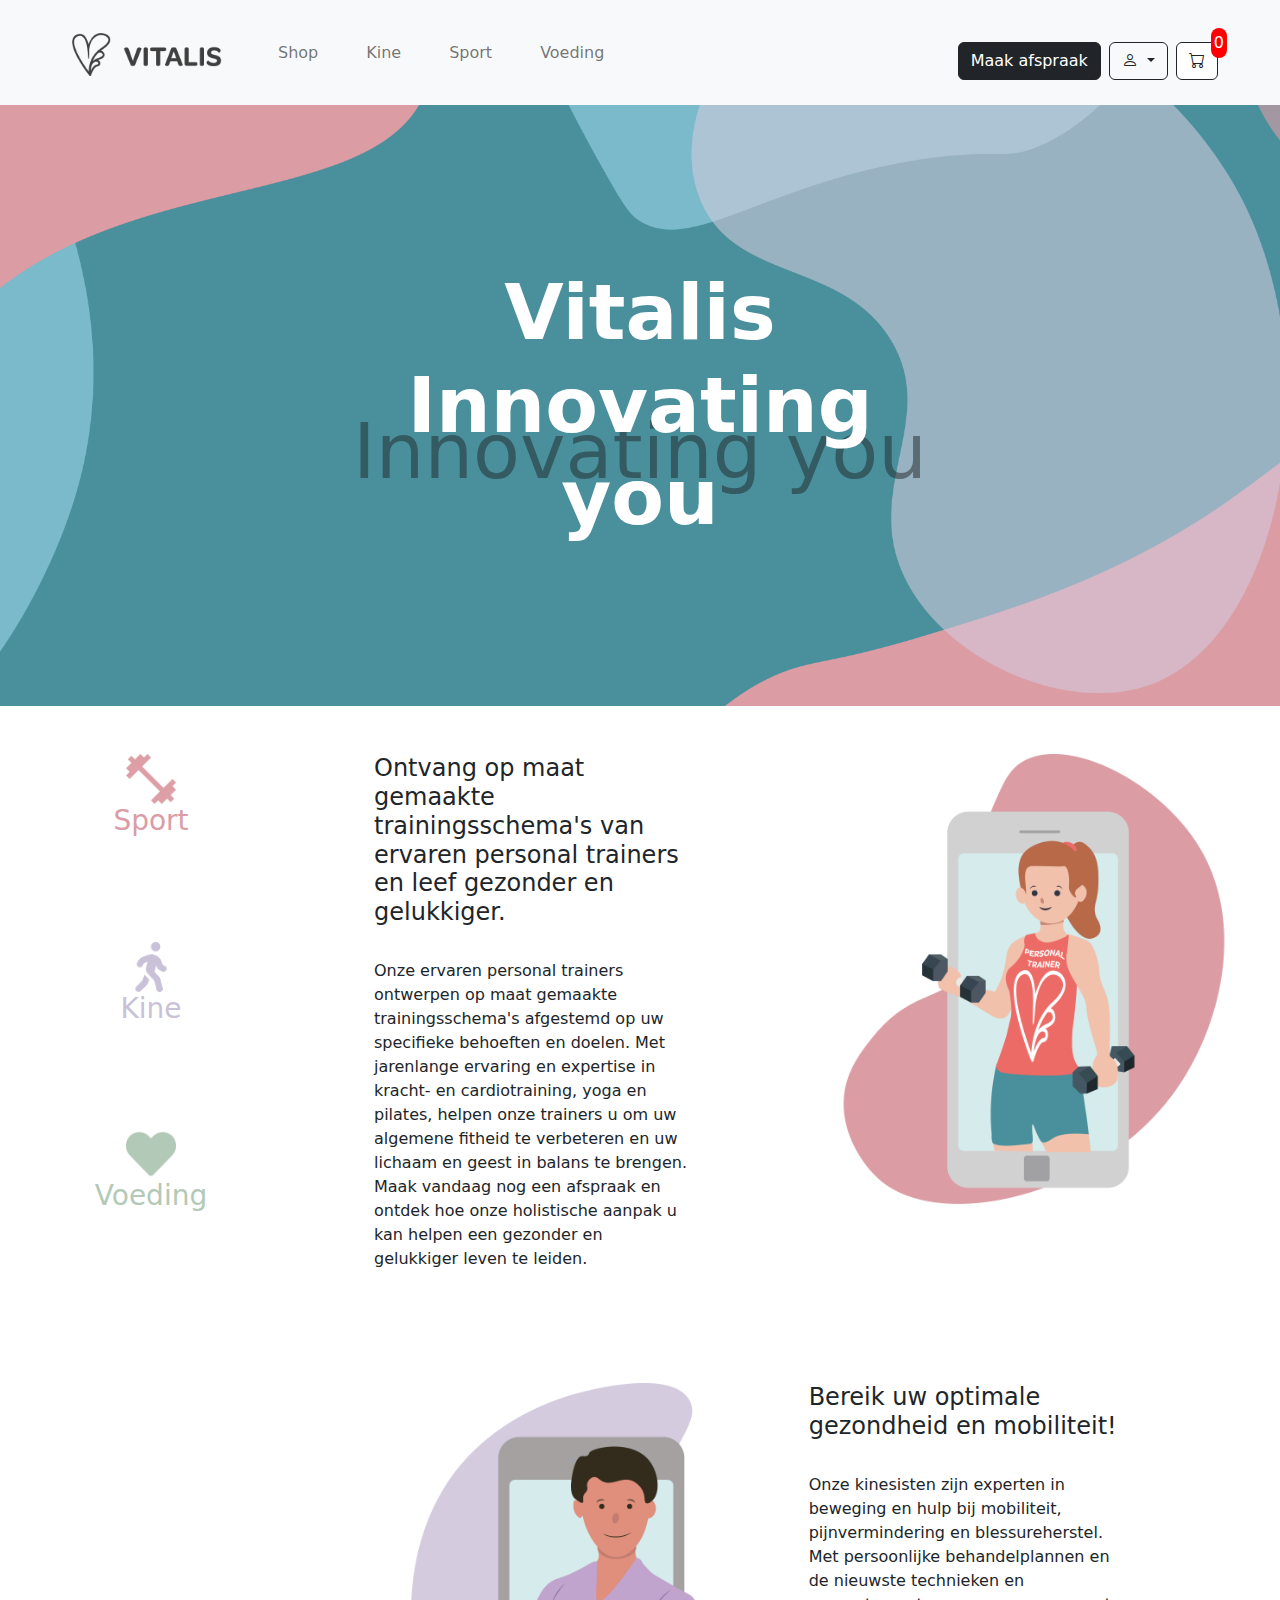
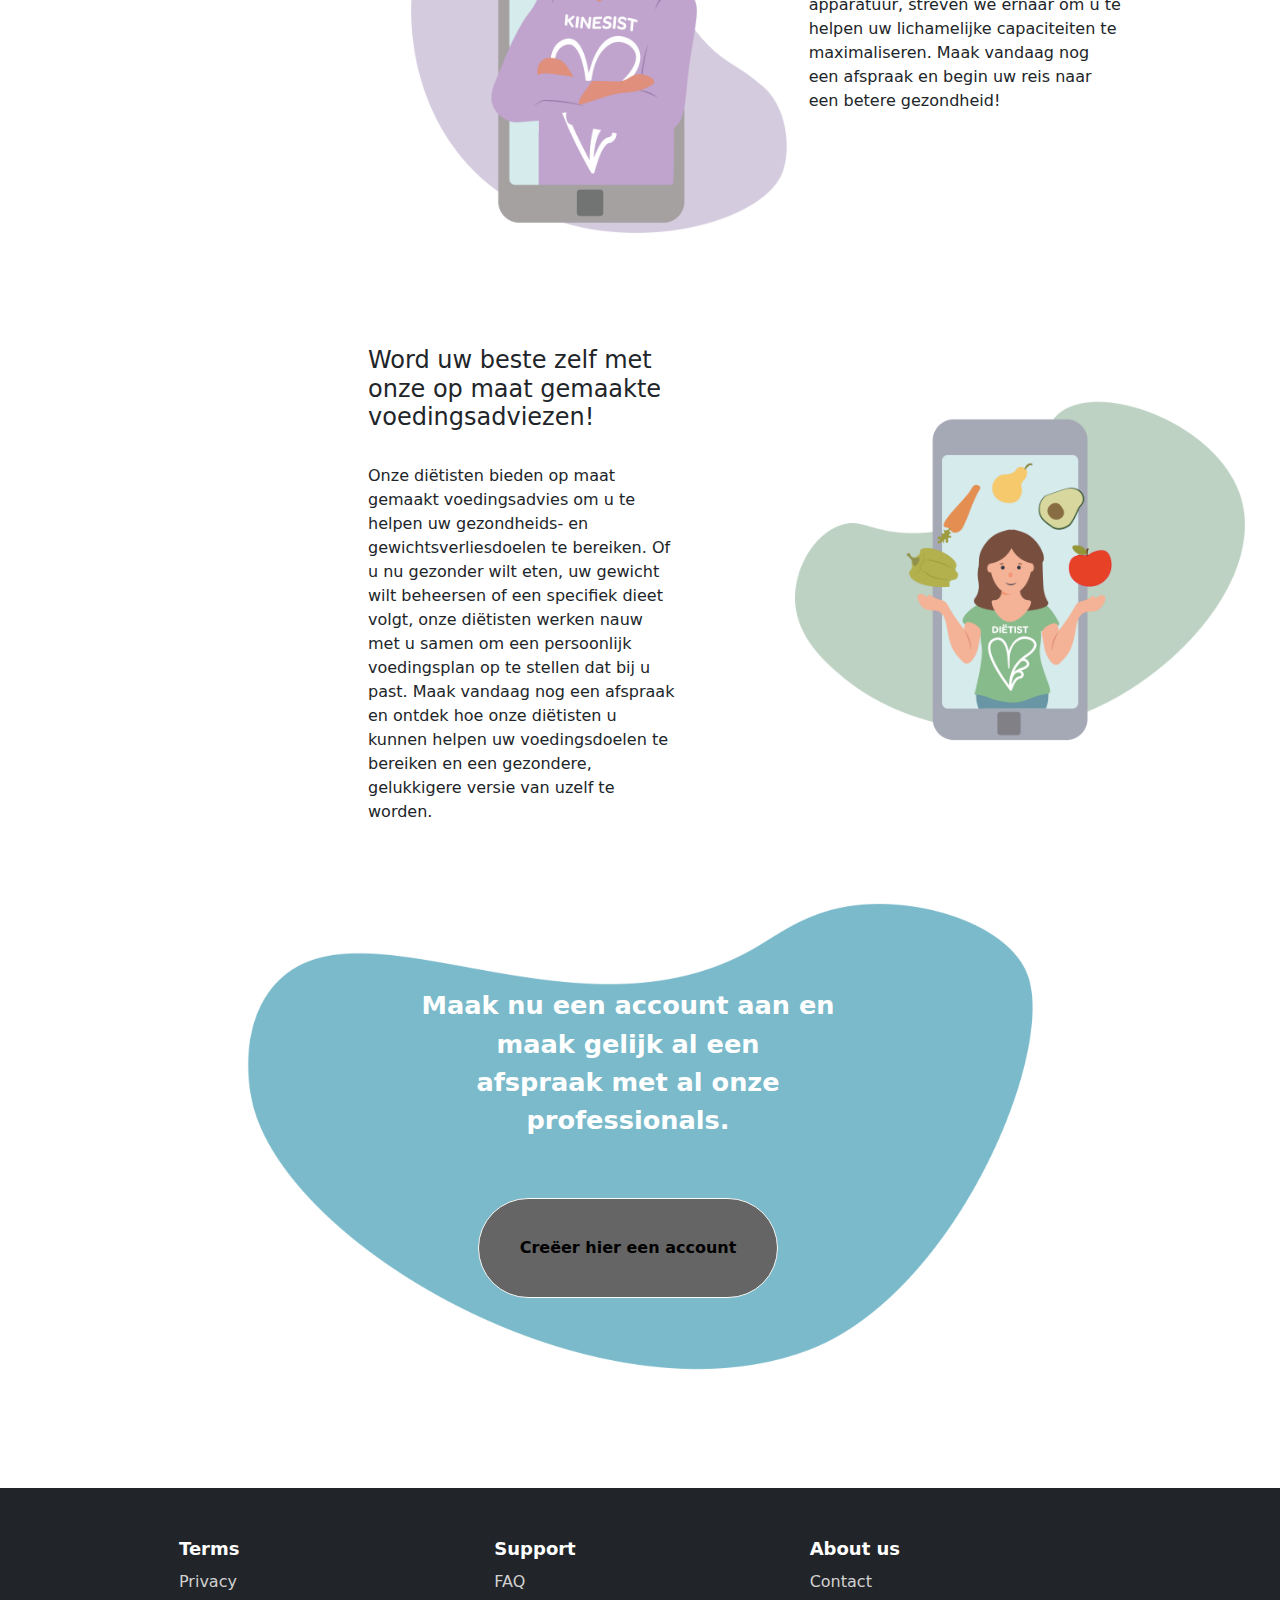
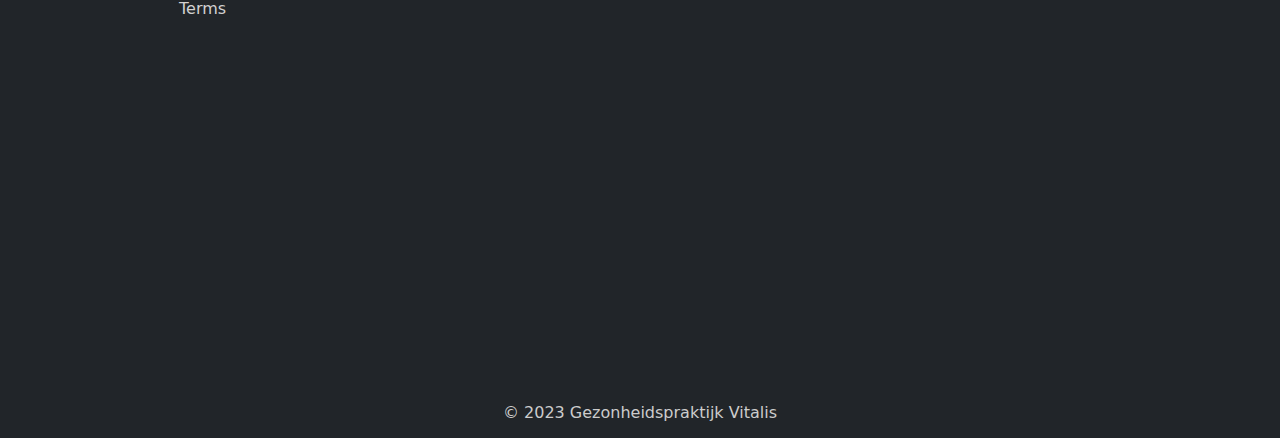
<file: index.html>
<!DOCTYPE html>
<html lang="en" xmlns="http://www.w3.org/1999/html" xmlns="http://www.w3.org/1999/html">
<head>
    <meta charset="UTF-8">
    <title>Gezondheidspraktijk vitalis</title>
    <link rel="stylesheet" href="bootstrap-5.2.3-dist/css/bootstrap-grid.min.css">
    <link rel="stylesheet" href="bootstrap-5.2.3-dist/css/bootstrap.min.css">
    <link rel="stylesheet" href="https://cdn.jsdelivr.net/npm/bootstrap-icons@1.5.0/font/bootstrap-icons.css">
    <link rel="stylesheet" href="bootstrap-5.2.3-dist/css/bootstrap-reboot.min.css">
    <meta name="viewport" content="width=device-width, initial-scale=1.0">
    <script defer src="bootstrap-5.2.3-dist/js/bootstrap.bundle.js"></script>
    <link rel="stylesheet" href="https://cdnjs.cloudflare.com/ajax/libs/font-awesome/6.4.0/css/all.min.css" integrity="sha512-iecdLmaskl7CVkqkXNQ/ZH/XLlvWZOJyj7Yy7tcenmpD1ypASozpmT/E0iPtmFIB46ZmdtAc9eNBvH0H/ZpiBw==" crossorigin="anonymous" referrerpolicy="no-referrer" />
    <link rel="stylesheet" href="Style.css">


</head>
<body>
<!--<nav class="container-fluid navbar">
    <div class="row align-items-center">
        <img class="logo col-sm-2" src="Assets/Middel%201.png" alt="logo"/>
        <h3 class="col-sm-2">Shop</h3>
        <h3 class="col-sm-2">Kine</h3>
        <h3 class="col-sm-2">Voeding</h3>
        <h3 class="col-sm-2">Sport</h3>

    </div>
</nav>-->

<nav class="navbar navbar-expand-lg navbar-light bg-light ">

    <div class="container-fluid">
        <a class="navbar-brand mb-lg-3" href="index.html">
            <img alt="vitalis" src="Assets/Middel%201.png" width="150" height="auto" class="d-inline-block align-text-top">
        </a>
        <button class="navbar-toggler" type="button" data-bs-toggle="collapse" data-bs-target="#navbarNav" aria-controls="navbarNav" aria-expanded="false" aria-label="Toggle navigation">
            <span class="navbar-toggler-icon"></span>
        </button>
        <div class="collapse navbar-collapse" id="navbarNav">
            <ul class="navbar-nav mx-3 me-auto mb-2 mb-lg-3">
                <li class="nav-item">
                    <a class="nav-link mx-3" href="shop.html">Shop</a>
                </li>

                <li class="nav-item">
                    <a class="nav-link mx-3" href="InfoPage_Kine.html">Kine</a>
                </li>
                <li class="nav-item">
                    <a class="nav-link mx-3" href="InfoPage_Sport.html">Sport</a>
                </li>
                <li class="nav-item">
                    <a class="nav-link mx-3" href="InfoPage_Voeding.html">Voeding</a>
                </li>
            </ul>
            <div class="d-flex">
                <a href="Afspraken.html" class="btn btn-dark me-2">Maak afspraak</a>
                <div class="dropdown-center">
                    <button class="btn btn-outline-dark dropdown-toggle me-2" type="button" href="#" id="dropdown-menu" data-bs-toggle="dropdown" aria-expanded="false">
                        <i class="bi bi-person"></i>
                    </button>
                    <ul class="dropdown-menu">
                        <li><a class="dropdown-item" href="login.html">Login</a></li>
                        <li><a class="dropdown-item" href="registreer.html">Registreer</a></li>
                        <li><a class="dropdown-item" href="Instellingenprofiel.html">Instellingen profiel</a></li>
                    </ul>
                </div>


                <!--                Cart-->
                <a href="cart.html">
                    <div class="btn btn-outline-dark cart">
                        <i class="bi bi-cart"></i>
                        <div id="cartAmount" class="cartAmount">0</div>
                    </div>
                </a>
            </div>
        </div>
    </div>
</nav>

<!--Home page-->
<div class="has-bg-img">
    <img class="bg-img" src="Assets/home_bg.png" alt="achtergrond">
    <h1 class="home_tekst">Vitalis<br>Innovating you</h1>
    <h1 class="home_tekst2"><br>Innovating you</h1>



</div>
<!--Afdelingen-->
<div class="row">
    <div class="col-md-3">
        <div class="row-1 p-5 text-center">
            <a href="#sportuitl" class="text-decoration-none">
                <img class="icons_afdelingen" src="Assets/icon_sport.png" alt="sport">
                <h3 class="afdelingen_tekst_sp">Sport</h3>
            </a>
        </div>
        <div class="row-1 p-5 text-center">
            <a href="#kineuitl" class="text-decoration-none">
                <img class="icons_afdelingen" src="Assets/icon_kine.png" alt="kine">
                <h3 class="afdelingen_tekst_ki">Kine</h3>
            </a>
        </div>
        <div class="row-1 p-5 text-center">
            <a href="#voedinguitl" class="text-decoration-none">
                <img class="icons_afdelingen" src="Assets/icon_voeding.png" alt="voeding">
                <h3 class="afdelingen_tekst_vo">Voeding</h3>
            </a>
        </div>
    </div>
<!--    Sport uitleg-->
    <div id="sportuitl" class="col-md-4">
        <div class="row-1 p-5">
            <h4 class="afdelingen_titel_sp">
                Ontvang op maat gemaakte trainingsschema's van ervaren personal trainers en leef gezonder en gelukkiger.
            </h4>
            <p class="afdelingen_uitleg_sp">
                <br>
                Onze ervaren personal trainers ontwerpen op maat gemaakte trainingsschema's afgestemd op uw specifieke behoeften en doelen.
                Met jarenlange ervaring en expertise in kracht- en cardiotraining, yoga en pilates, helpen onze trainers u om uw algemene fitheid te verbeteren en uw lichaam en geest in balans te brengen.
                Maak vandaag nog een afspraak en ontdek hoe onze holistische aanpak u kan helpen een gezonder en gelukkiger leven te leiden.
            </p>
        </div>
    </div>
    <div class="col-md-4">
        <div class="row-1 p-5">
            <img height="450px" src="Assets/character_sport.png" alt="sport character" class="characters">
        </div>
    </div>
</div>

<!--Kine uitleg-->
<div class="row">
<!--    LOS LATER OP-->
    <div class="col-md-3 invisible">
        <div class="row-1 p-5 text-center">
            <a href="">
                <img class="icons_afdelingen" src="Assets/icon_sport.png">
                <h3 class="afdelingen_tekst_sp">Sport</h3>
            </a>
        </div>
        <div class="row-1 p-5 text-center">
            <a href="">
                <img class="icons_afdelingen" src="Assets/icon_kine.png">
                <h3 class="afdelingen_tekst_ki">Kine</h3>
            </a>
        </div>
        <div class="row-1 p-5 text-center">
            <a href="">
                <img class="icons_afdelingen" src="Assets/icon_voeding.png">
                <h3 class="afdelingen_tekst_vo">Voeding</h3>
            </a>
        </div>
    </div>

    <div class="col-md-4">
        <div class="row-1 p-5">
            <img height="450px" src="Assets/character_kine.png" alt="kine character" class="characters">
        </div>
    </div>

    <div id="kineuitl" class="col-md-4">
        <div class="row-1 p-5">
            <h4 class="afdelingen_titel_sp">
                Bereik uw optimale gezondheid en mobiliteit!
            </h4>
            <p class="afdelingen_uitleg_sp">
                <br>
                Onze kinesisten zijn experten in beweging en hulp bij mobiliteit, pijnvermindering en blessureherstel.
                Met persoonlijke behandelplannen en de nieuwste technieken en apparatuur, streven we ernaar om u te helpen uw lichamelijke capaciteiten te maximaliseren.
                Maak vandaag nog een afspraak en begin uw reis naar een betere gezondheid!
            </p>
        </div>
    </div>

<!--Voeding uitleg-->
    <div class="row">
        <div class="col-md-3 invisible">
            <div class="row-1 p-5 text-center">
                <a href="">
                    <img class="icons_afdelingen" src="Assets/icon_sport.png">
                    <h3 class="afdelingen_tekst_sp">Sport</h3>
                </a>
            </div>
            <div class="row-1 p-5 text-center">
                <a href="">
                    <img class="icons_afdelingen" src="Assets/icon_kine.png">
                    <h3 class="afdelingen_tekst_ki">Kine</h3>
                </a>
            </div>
            <div class="row-1 p-5 text-center">
                <a href="">
                    <img class="icons_afdelingen" src="Assets/icon_voeding.png" >
                    <h3 class="afdelingen_tekst_vo">Voeding</h3>
                </a>
            </div>
        </div>



        <div id="voedinguitl" class="col-md-4">
            <div class="row-1 p-5">
                <h4 class="afdelingen_titel_sp">
                    Word uw beste zelf met onze op maat gemaakte voedingsadviezen!
                </h4>
                <p class="afdelingen_uitleg_sp">
                    <br>
                    Onze diëtisten bieden op maat gemaakt voedingsadvies om u te helpen uw gezondheids- en gewichtsverliesdoelen te bereiken.
                    Of u nu gezonder wilt eten, uw gewicht wilt beheersen of een specifiek dieet volgt, onze diëtisten werken nauw met u samen om een persoonlijk voedingsplan op te stellen dat bij u past.
                    Maak vandaag nog een afspraak en ontdek hoe onze diëtisten u kunnen helpen uw voedingsdoelen te bereiken en een gezondere, gelukkigere versie van uzelf te worden.
                </p>
            </div>
        </div>

        <div class="col-md-4">
            <div class="row-1 p-5">
                <img height="450px" src="Assets/character_voeding.png" alt="voeding character" class="characters">
            </div>
        </div>

<!--EINDE UITLEG-->

<!--Registreer button        -->

        <div class="col-md-10 registreer">
            <img src="Assets/maak_acc_img.png" alt="account blob" class="img-fluid" id="maak_account">
            <p class="text_registreer carousel-caption">Maak nu een account aan en maak gelijk al een<br> afspraak met al onze professionals.</p>
            <a href="registreer.html">
            <button type="button" class="btn btn-light" id="account_btn">Creëer hier een account</button>
            </a>
        </div>

</div>
</div>


<!--FOOTER1-->
<!--<footer class="bg-dark text-white p-3">-->
<!--    &lt;!&ndash; logo &ndash;&gt;-->
<!--    <img height="200px" src="Assets/vitalis_logo_Tekengebied%201.png">-->

<!--&lt;!&ndash;    Socials icons&ndash;&gt;-->
<!--    <div class="text-right d-inline-block p-3 footer_socials">-->

<!--            &lt;!&ndash; Facebook &ndash;&gt;-->
<!--            <a class="btn btn-floating" href="#" role="button"-->
<!--            ><i class="fab fa-facebook"></i-->
<!--            ></a>-->
<!--            &lt;!&ndash; Instagram &ndash;&gt;-->
<!--            <a class="btn btn-floating" href="#" role="button"-->
<!--            ><i class="fab fa-instagram"></i-->
<!--            ></a>-->
<!--            &lt;!&ndash; Linkedin &ndash;&gt;-->
<!--            <a class="btn btn-floating" href="#" role="button"-->
<!--            ><i class="fab fa-linkedin-in"></i>-->
<!--            </a>-->
<!--    </div>-->
<!--                <section class="">-->
<!--                    <div class="row text-right d-flex py-5">-->
<!--                        <div class="">-->
<!--                            <h6 class="text-uppercase font-weight-bold">-->
<!--                                <a href="#" class="text-white">Terms</a>-->
<!--                            </h6>-->
<!--                        </div>-->
<!--                        <div class="">-->
<!--                            <h6 class="text-uppercase font-weight-bold">-->
<!--                                <a href="#" class="text-white">Privacy</a>-->
<!--                            </h6>-->
<!--                        </div>-->
<!--                        <div class="">-->
<!--                            <h6 class="text-uppercase font-weight-bold">-->
<!--                                <a href="#" class="text-white">FAQS</a>-->
<!--                            </h6>-->
<!--                        </div>-->
<!--                        <div class="">-->
<!--                            <h6 class="text-uppercase font-weight-bold">-->
<!--                                <a href="#" class="text-white">Contact</a>-->
<!--                            </h6>-->
<!--                        </div>-->
<!--                    </div>-->
<!--                </section>-->

<!--    &lt;!&ndash; Copyright &ndash;&gt;-->
<!--    <div class="w-100 text-center p-1 copyright">-->
<!--        © 2023 Copyright: Vitalis-->
<!--    </div>-->
<!--    &lt;!&ndash; Copyright &ndash;&gt;-->
<!--</footer>-->

<footer class="bg-dark" id="myFooter">
    <div class="container">
        <div class="row">
            <div class="col-sm-4">
                <h5>Terms</h5>
                <ul>
                    <li><a href="#">Privacy</a></li>
                    <li><a href="#">Terms</a></li>
                    <!--                        <li><a href="#">Reviews</a></li>-->
                </ul>
            </div>
            <div class="col-sm-4">
                <h5>Support</h5>
                <ul>
                    <li><a href="#">FAQ</a></li>
                    <!--                        <li><a href="#">Help desk</a></li>-->
                    <!--                        <li><a href="#">Forums</a></li>-->
                </ul>
            </div>
            <div class="col-sm-4">
                <h5>About us</h5>
                <ul>
                    <li><a href="contactPagina.html">Contact</a></li>
                    <!--                        <li><a href="#">Terms of Use</a></li>-->
                    <!--                        <li><a href="#">Privacy Policy</a></li>-->
                </ul>
            </div>
        </div>
        <iframe src="https://www.google.com/maps/embed?pb=!1m18!1m12!1m3!1d2516.9489727731398!2d4.700553276080718!3d50.88765477167896!2m3!1f0!2f0!3f0!3m2!1i1024!2i768!4f13.1!3m3!1m2!1s0x47c160c54491777f%3A0xc12bccd892a575f0!2sVaartkom%2C%203000%20Leuven!5e0!3m2!1snl!2sbe!4v1684756140361!5m2!1snl!2sbe" width="100%" height="250" style="border:0;" allowfullscreen="" loading="lazy" referrerpolicy="no-referrer-when-downgrade"></iframe>

    </div>
    <div class="footer_socials text-center p-4">
        <a href="https://www.facebook.com/profile.php?id=100093058595409" target="_blank" class="twitter p-3"><i class="fab fa-facebook"></i></a>
        <a href="https://www.instagram.com/vitalishealthbe/" target="_blank" class="facebook p-3"><i class="fab fa-instagram"></i></a>
        <!--        <a href="#" target="_blank" class="google p-3"><i class="fab fa-linkedin-in"></i></a>-->
    </div>
    <div class="footer-copyright bg-dark">
        <p>© 2023 Gezonheidspraktijk Vitalis </p>
    </div>
</footer>

</body>
</html>
</file>
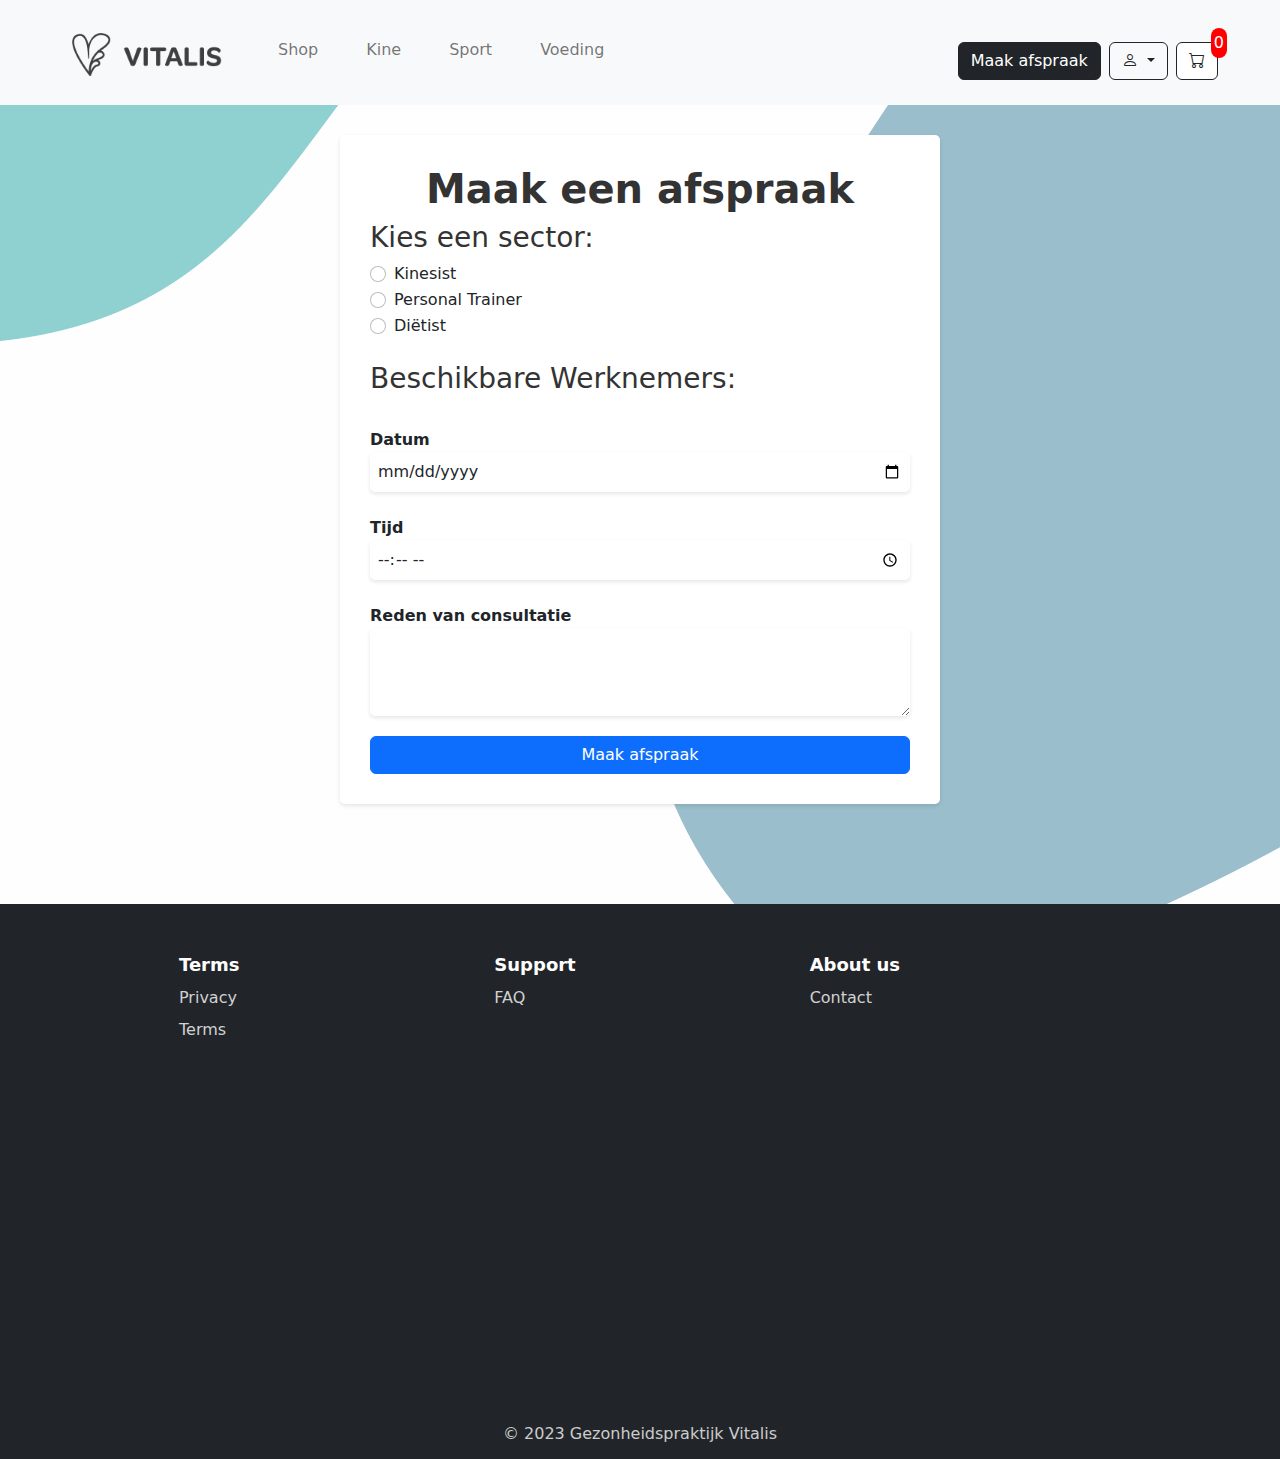
<file: Afspraken.html>
<!DOCTYPE html>
<html lang="en">

<head>
  <meta charset="UTF-8">
  <meta name="viewport" content="width=device-width, initial-scale=1.0">
  <title>Aspraken Pagina</title>
  <!-- Bootstrap CSS -->
  <link rel="stylesheet" href="bootstrap-5.2.3-dist/css/bootstrap-grid.min.css">
  <link rel="stylesheet" href="bootstrap-5.2.3-dist/css/bootstrap.min.css">
  <link rel="stylesheet" href="https://cdn.jsdelivr.net/npm/bootstrap-icons@1.5.0/font/bootstrap-icons.css">
  <link rel="stylesheet" href="bootstrap-5.2.3-dist/css/bootstrap-reboot.min.css">
  <link rel="stylesheet" href="https://cdnjs.cloudflare.com/ajax/libs/font-awesome/6.4.0/css/all.min.css" integrity="sha512-iecdLmaskl7CVkqkXNQ/ZH/XLlvWZOJyj7Yy7tcenmpD1ypASozpmT/E0iPtmFIB46ZmdtAc9eNBvH0H/ZpiBw==" crossorigin="anonymous" referrerpolicy="no-referrer" />
  <meta name="viewport" content="width=device-width, initial-scale=1.0">
  <script defer src="bootstrap-5.2.3-dist/js/bootstrap.bundle.js"></script>
  <link rel="stylesheet" href="Style_Afspraken.css">
  <link rel="stylesheet" href="Style.css">
  <script defer rel="stylesheet" href="Home.js"></script>
</head>

<body>

<nav class="navbar navbar-expand-lg navbar-light bg-light ">

  <div class="container-fluid">
    <a class="navbar-brand mb-lg-3" href="index.html">
      <img alt="vitalis" src="Assets/Middel%201.png" width="150" height="auto" class="d-inline-block align-text-top">
    </a>
    <button class="navbar-toggler" type="button" data-bs-toggle="collapse" data-bs-target="#navbarNav" aria-controls="navbarNav" aria-expanded="false" aria-label="Toggle navigation">
      <span class="navbar-toggler-icon"></span>
    </button>
    <div class="collapse navbar-collapse" id="navbarNav">
      <ul class="navbar-nav mx-3 me-auto mb-2 mb-lg-3">
        <li class="nav-item">
          <a class="nav-link mx-3" href="shop.html">Shop</a>
        </li>

        <li class="nav-item">
          <a class="nav-link mx-3" href="InfoPage_Kine.html">Kine</a>
        </li>
        <li class="nav-item">
          <a class="nav-link mx-3" href="InfoPage_Sport.html">Sport</a>
        </li>
        <li class="nav-item">
          <a class="nav-link mx-3" href="InfoPage_Voeding.html">Voeding</a>
        </li>
      </ul>
      <div class="d-flex">
        <a href="Afspraken.html" target="_blank" class="btn btn-dark me-2">Maak afspraak</a>
        <div class="dropdown-center">
          <button class="btn btn-outline-dark dropdown-toggle me-2" type="button" href="#" id="dropdown-menu" data-bs-toggle="dropdown" aria-expanded="false">
            <i class="bi bi-person"></i>
          </button>
          <ul class="dropdown-menu">
            <li><a class="dropdown-item" href="login.html">Login</a></li>
            <li><a class="dropdown-item" href="registreer.html">Registreer</a></li>
            <li><a class="dropdown-item" href="Instellingenprofiel.html">Instellingen profiel</a></li>
          </ul>
        </div>


        <!--                Cart-->
        <a href="cart.html">
          <div class="btn btn-outline-dark cart">
            <i class="bi bi-cart"></i>
            <div id="cartAmount" class="cartAmount">0</div>
          </div>
        </a>
      </div>
    </div>
  </div>
</nav>

<!--lijst waar je de sector-->

<div class="container" id="forum">
  <h1>Maak een afspraak</h1>

  <div class="mb-4">
    <h3>Kies een sector:</h3>
    <div class="form-check">
      <input class="form-check-input" type="radio" name="service" id="kinesist" value="kinesist" required>
      <label class="form-check-label" for="kinesist">
        Kinesist
      </label>
    </div>
    <div class="form-check">
      <input class="form-check-input" type="radio" name="service" id="personal-trainer" value="personal-trainer" required>
      <label class="form-check-label" for="personal-trainer">
        Personal Trainer
      </label>
    </div>
    <div class="form-check">
      <input class="form-check-input" type="radio" name="service" id="dietist" value="dietist" required>
      <label class="form-check-label" for="dietist">
        Diëtist
      </label>
    </div>
  </div>

  <div id="employee-names" class="mb-4">
    <h3>Beschikbare Werknemers:</h3>
    <div id="employee-list" class="employee-list">
      <!-- werknemers namen worden dynamisch toegevoegd -->
    </div>
  </div>

  <form>
    <div class="form-group">
      <label for="date">Datum</label>
      <input type="date" class="form-control" id="date" required>
    </div>
    <br>
    <div class="form-group">
      <label for="time">Tijd</label>
      <input type="time" class="form-control" id="time" required>
    </div>
    <br>
    <div class="form-group">
      <label for="reason">Reden van consultatie</label>
      <textarea class="form-control" id="reason" rows="3"></textarea>
    </div>
    <a href="index.html">
      <button type="submit" class="btn btn-primary">Maak afspraak</button>
    </a>
  </form>
</div>

<!-- Bootstrap JS -->
<script src="https://code.jquery.com/jquery-3.2.1.slim.min.js"></script>
<script src="https://cdnjs.cloudflare.com/ajax/libs/popper.js/1.12.9/umd/popper.min.js"></script>
<script src="https://maxcdn.bootstrapcdn.com/bootstrap/4.0.0/js/bootstrap.min.js"></script>

<script>
  // functie om werknemers te updaten gebaseerd op de gekozen section
  function updateEmployeeOptions() {
    const selectedService = document.querySelector('input[name="service"]:checked').value;
    const employeeList = document.getElementById('employee-list');

    // wegvagen van de huidige werknemers
    employeeList.classList.remove('active');

    // wachten tot de transisitie is gekompleet
    setTimeout(function () {
      // verwijderen van vorige werknemer lijst
      employeeList.innerHTML = '';

      // maken van nieuwe werknemers gebaseerd op de section
      if (selectedService === 'kinesist') {
        const employees = [{
          name: 'Emma Van Den Berg',
          image: 'Assets/Emma_OnsTeam.PNG'
        },
          {
            name: 'Thomas De Vries',
            image: 'Assets/Thomas_OnsTeam.png'
          },
          {
            name: 'Lisa Jansen',
            image: 'Assets/Lisa_OnsTeam.PNG'
          }
        ];
        employees.forEach(function (employee) {
          const div = document.createElement('div');
          div.classList.add('employee-item');
          div.innerHTML = `
              <div class="employee-image">
                <img src="${employee.image}" alt="${employee.name}">
              </div>
              <div class="employee-name">
                <input class="form-check-input" type="radio" name="employee" id="${employee.name}"
                  value="${employee.name}" required>
                <label class="form-check-label" for="${employee.name}">
                  ${employee.name}
                </label>
              </div>
            `;
          employeeList.appendChild(div);
        });
      } else if (selectedService === 'personal-trainer') {
        const employees = [{
          name: 'Ashley Joi',
          image: 'Assets/Ashley_Joi2_OnsTeam.PNG'
        },
          {
            name: 'Bobby Holant Hanton',
            image: 'Assets/Bobby_OnsTeam.PNG'
          },
          {
            name: 'Dan Churchill',
            image: 'Assets/Dan_OnsTeam.PNG'
          }
        ];
        employees.forEach(function (employee) {
          const div = document.createElement('div');
          div.classList.add('employee-item');
          div.innerHTML = `
              <div class="employee-image">
                <img src="${employee.image}" alt="${employee.name}">
              </div>
              <div class="employee-name">
                <input class="form-check-input" type="radio" name="employee" id="${employee.name}"
                  value="${employee.name}" required>
                <label class="form-check-label" for="${employee.name}">
                  ${employee.name}
                </label>
              </div>
            `;
          employeeList.appendChild(div);
        });
      } else if (selectedService === 'dietist') {
        const employees = [{
          name: 'Sarah Mitchell',
          image: 'Assets/Sarah_OnsTeam.webp'
        },
          {
            name: 'David Wong',
            image: 'Assets/David_OnsTeam.PNG'
          },
          {
            name: 'Mia Johnson',
            image: 'Assets/Mia_OnsTeam.PNG'
          }
        ];
        employees.forEach(function (employee) {
          const div = document.createElement('div');
          div.classList.add('employee-item');
          div.innerHTML = `
              <div class="employee-image">
                <img src="${employee.image}" alt="${employee.name}">
              </div>
              <div class="employee-name">
                <input class="form-check-input" type="radio" name="employee" id="${employee.name}"
                  value="${employee.name}" required>
                <label class="form-check-label" for="${employee.name}">
                  ${employee.name}
                </label>
              </div>
            `;
          employeeList.appendChild(div);
        });
      }

      // invagen van nieuwe werknemers lijst
      employeeList.classList.add('active');
    }, 300);
  }

  // updaten wanneer je van service verandert
  const serviceInputs = document.querySelectorAll('input[name="service"]');
  serviceInputs.forEach(function (input) {
    input.addEventListener('change', updateEmployeeOptions);
  });
</script>

<footer class="bg-dark" id="myFooter"  style="margin-top: 100px">

  <div class="container">
    <div class="row">
      <div class="col-sm-4">
        <h5>Terms</h5>
        <ul>
          <li><a href="#">Privacy</a></li>
          <li><a href="#">Terms</a></li>
          <!--                        <li><a href="#">Reviews</a></li>-->
        </ul>
      </div>
      <div class="col-sm-4">
        <h5>Support</h5>
        <ul>
          <li><a href="#">FAQ</a></li>
          <!--                        <li><a href="#">Help desk</a></li>-->
          <!--                        <li><a href="#">Forums</a></li>-->
        </ul>
      </div>
      <div class="col-sm-4">
        <h5>About us</h5>
        <ul>
          <li><a href="contactPagina.html">Contact</a></li>
          <!--                        <li><a href="#">Terms of Use</a></li>-->
          <!--                        <li><a href="#">Privacy Policy</a></li>-->
        </ul>
      </div>
    </div>
    <iframe src="https://www.google.com/maps/embed?pb=!1m18!1m12!1m3!1d2516.9489727731398!2d4.700553276080718!3d50.88765477167896!2m3!1f0!2f0!3f0!3m2!1i1024!2i768!4f13.1!3m3!1m2!1s0x47c160c54491777f%3A0xc12bccd892a575f0!2sVaartkom%2C%203000%20Leuven!5e0!3m2!1snl!2sbe!4v1684756140361!5m2!1snl!2sbe" width="100%" height="250" style="border:0;" allowfullscreen="" loading="lazy" referrerpolicy="no-referrer-when-downgrade"></iframe>

  </div>
  <div class="footer_socials text-center p-4">
    <a href="https://www.facebook.com/profile.php?id=100093058595409" target="_blank" class="twitter p-3"><i class="fab fa-facebook"></i></a>
    <a href="https://www.instagram.com/vitalishealthbe/" target="_blank" class="facebook p-3"><i class="fab fa-instagram"></i></a>
    <!--        <a href="#" target="_blank" class="google p-3"><i class="fab fa-linkedin-in"></i></a>-->
  </div>
  <div class="footer-copyright bg-dark">
    <p>© 2023 Gezonheidspraktijk Vitalis </p>
  </div>
</footer>

</body>

</html>
</file>
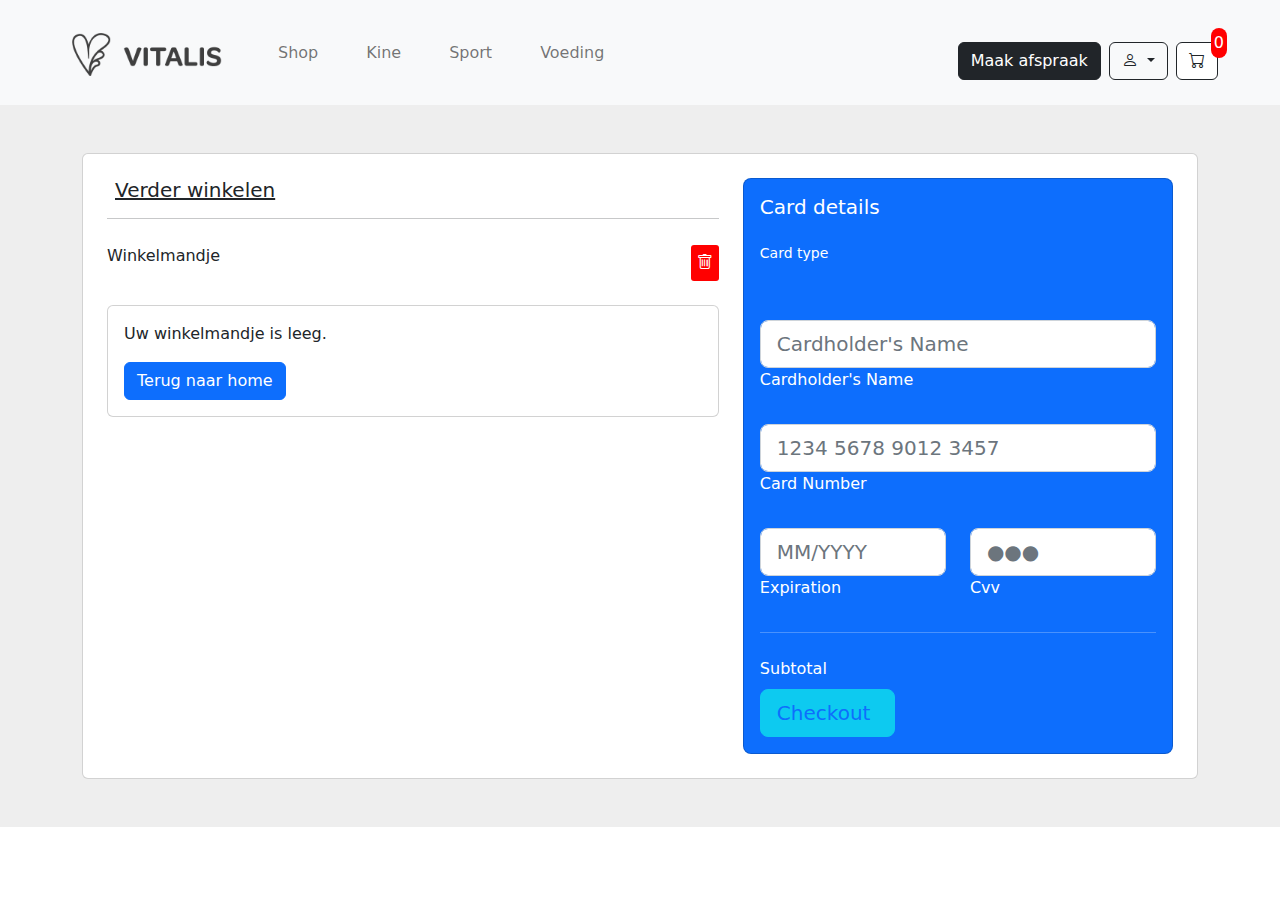
<file: cart.html>
<!DOCTYPE html>
<html lang="en">

<head>
  <meta charset="UTF-8">
  <meta http-equiv="X-UA-Compatible" content="IE=edge">
  <meta name="viewport" content="width=device-width, initial-scale=1.0">
  <title>Winkelmandje</title>
  <meta name="viewport" content="width=device-width, initial-scale=1.0">
  <link rel="stylesheet" href="bootstrap-5.2.3-dist/css/bootstrap.min.css">
  <link rel="stylesheet" href="https://cdnjs.cloudflare.com/ajax/libs/font-awesome/6.4.0/css/all.min.css" integrity="sha512-iecdLmaskl7CVkqkXNQ/ZH/XLlvWZOJyj7Yy7tcenmpD1ypASozpmT/E0iPtmFIB46ZmdtAc9eNBvH0H/ZpiBw==" crossorigin="anonymous" referrerpolicy="no-referrer" />



  <link rel="stylesheet" href="bootstrap-5.2.3-dist/css/bootstrap-grid.min.css">
  <link rel="stylesheet" href="bootstrap-5.2.3-dist/css/bootstrap.min.css">
  <link rel="stylesheet" href="https://cdn.jsdelivr.net/npm/bootstrap-icons@1.5.0/font/bootstrap-icons.css">
  <link rel="stylesheet" href="bootstrap-5.2.3-dist/css/bootstrap-reboot.min.css">
  <meta name="viewport" content="width=device-width, initial-scale=1.0">
  <script defer src="bootstrap-5.2.3-dist/js/bootstrap.bundle.js"></script>
  <script src="https://code.jquery.com/jquery-3.6.0.min.js"></script>
  <link rel="stylesheet" href="cart.css">
  <script defer src="cart.js"></script>

</head>

<body>
<!--NAVBAR-->
<nav class="navbar navbar-expand-lg navbar-light bg-light ">

  <div class="container-fluid">
    <a class="navbar-brand mb-lg-3" href="index.html">
      <img alt="vitalis" src="Assets/Middel%201.png" width="150" height="auto" class="d-inline-block align-text-top">
    </a>
    <button class="navbar-toggler" type="button" data-bs-toggle="collapse" data-bs-target="#navbarNav" aria-controls="navbarNav" aria-expanded="false" aria-label="Toggle navigation">
      <span class="navbar-toggler-icon"></span>
    </button>
    <div class="collapse navbar-collapse" id="navbarNav">
      <ul class="navbar-nav mx-3 me-auto mb-2 mb-lg-3">
        <li class="nav-item">
          <a class="nav-link mx-3" href="shop.html">Shop</a>
        </li>

        <li class="nav-item">
          <a class="nav-link mx-3" href="InfoPage_Kine.html">Kine</a>
        </li>
        <li class="nav-item">
          <a class="nav-link mx-3" href="InfoPage_Sport.html">Sport</a>
        </li>
        <li class="nav-item">
          <a class="nav-link mx-3" href="InfoPage_Voeding.html">Voeding</a>
        </li>
      </ul>
      <div class="d-flex">
        <a href="Afspraken.html" target="_blank" class="btn btn-dark me-2">Maak afspraak</a>
        <div class="dropdown-center">
          <button class="btn btn-outline-dark dropdown-toggle me-2" type="button" href="#" id="dropdown-menu" data-bs-toggle="dropdown" aria-expanded="false">
            <i class="bi bi-person"></i>
          </button>
          <ul class="dropdown-menu">
            <li><a class="dropdown-item" href="login.html">Login</a></li>
            <li><a class="dropdown-item" href="registreer.html">Registreer</a></li>
            <li><a class="dropdown-item" href="Instellingenprofiel.html">Instellingen profiel</a></li>
          </ul>
        </div>

        <!--                Cart-->
        <a href="cart.html">
          <div class="btn btn-outline-dark cart">
            <i class="bi bi-cart"></i>
            <div id="cartAmount" class="cartAmount">0</div>
          </div>
        </a>
      </div>
    </div>
  </div>
</nav>


<!--//test area-->
<section class="h-100 h-custom" style="background-color: #eee;">
  <div class="container py-5 h-100">
    <div class="row d-flex justify-content-center align-items-center h-100">
      <div class="col">
        <div class="card">
          <div class="card-body p-4">

            <div class="row">

              <div class="col-lg-7">
                <h5 class="mb-3"><a href="shop.html" class="text-body"><i
                        class="fas fa-long-arrow-alt-left me-2"></i>Verder winkelen</a></h5>

                <hr>

                <div class="d-flex justify-content-between align-items-center mb-4">
                  <div>
                    <p class="mb-1">Winkelmandje</p>
<!--                    <p class="mb-0">You have 4 items in your cart</p>-->
                  </div>
                  <button onclick="clearCart()" class="removeAll bi bi-trash"></button>
                </div>

<!--                   VOEG CODER HIER IN-->
                <div id="shopping-cart" class="card mb-3">
                  <!-- De gegenereerde HTML-code met de class "card mb-3" wordt hier geplaatst -->
                </div>





              </div>
              <div class="col-lg-5">

                <div class="card bg-primary text-white rounded-3">
                  <div class="card-body">
                    <div class="d-flex justify-content-between align-items-center mb-4">
                      <h5 class="mb-0">Card details</h5>
                    </div>

                    <p class="small mb-2">Card type</p>
                    <a href="#!" type="submit" class="text-white"><i
                            class="fab fa-cc-mastercard fa-2x me-2"></i></a>
                    <a href="#!" type="submit" class="text-white"><i
                            class="fab fa-cc-visa fa-2x me-2"></i></a>
                    <a href="#!" type="submit" class="text-white"><i
                            class="fab fa-cc-amex fa-2x me-2"></i></a>
                    <a href="#!" type="submit" class="text-white"><i class="fab fa-cc-paypal fa-2x"></i></a>

                    <form class="mt-4">
                      <div class="form-outline form-white mb-4">
                        <input type="text" id="typeName" class="form-control form-control-lg" siez="17"
                               placeholder="Cardholder's Name" />
                        <label class="form-label" for="typeName">Cardholder's Name</label>
                      </div>

                      <div class="form-outline form-white mb-4">
                        <input type="text" id="typeText" class="form-control form-control-lg" siez="17"
                               placeholder="1234 5678 9012 3457" minlength="19" maxlength="19" />
                        <label class="form-label" for="typeText">Card Number</label>
                      </div>

                      <div class="row mb-4">
                        <div class="col-md-6">
                          <div class="form-outline form-white">
                            <input type="text" id="typeExp" class="form-control form-control-lg"
                                   placeholder="MM/YYYY" size="7" id="exp" minlength="7" maxlength="7" />
                            <label class="form-label" for="typeExp">Expiration</label>
                          </div>
                        </div>
                        <div class="col-md-6">
                          <div class="form-outline form-white">
                            <input type="password" id="typeText" class="form-control form-control-lg"
                                   placeholder="&#9679;&#9679;&#9679;" size="1" minlength="3" maxlength="3" />
                            <label class="form-label" for="typeText">Cvv</label>
                          </div>
                        </div>
                      </div>

                    </form>

                    <hr class="my-4">
<!--                  calc outputs-->
                    <div class="d-flex justify-content-between">
                      <p class="mb-2">Subtotal</p>
                      <span id="totalPrice"></span>
                    </div>

<!--                  checkout button-->
                    <button type="button" class="btn btn-info btn-block btn-lg">
                      <div class="d-flex justify-content-between">
                        <a href="index.html" style="text-decoration: none">
                        <span>Checkout <i class="fas fa-long-arrow-alt-right ms-2"></i></span>
                        </a>
                      </div>
                    </button>

                  </div>
                </div>

              </div>

            </div>

          </div>
        </div>
      </div>
    </div>
  </div>
</section>



<!--//end test area-->




  <div id="label" class="text-center">

  </div>

  <div class="shopping-cart" id="shopping-cart"></div>

</body>


</html>
</file>
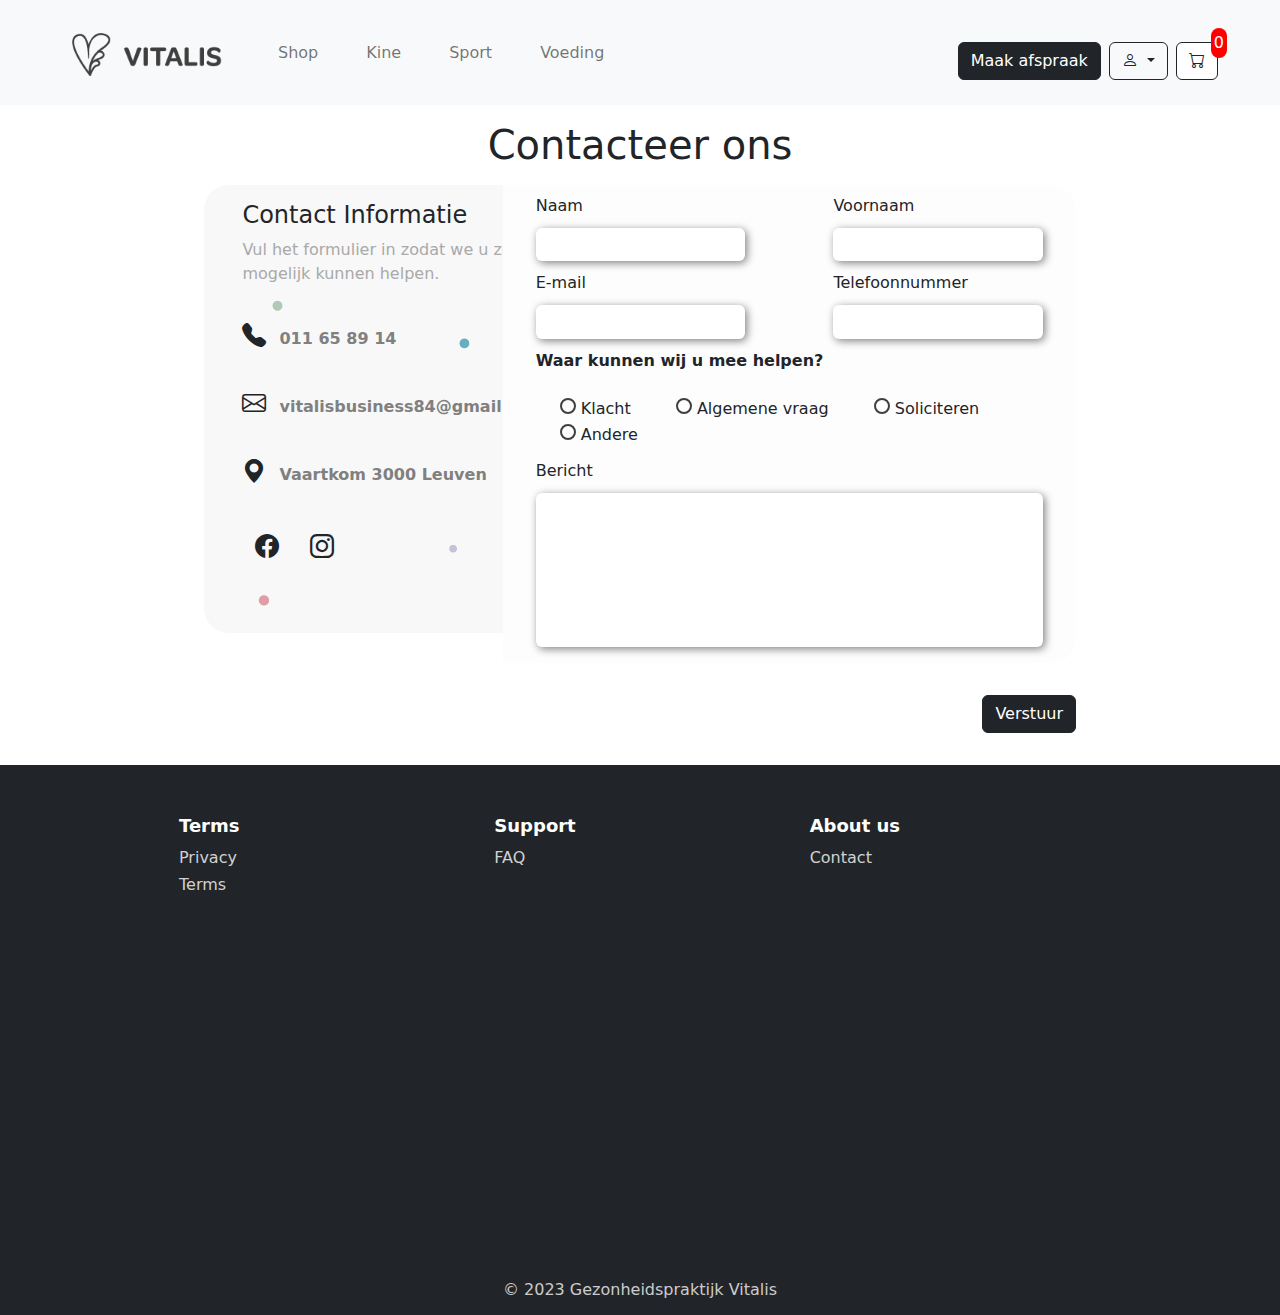
<file: contactPagina.html>
<!DOCTYPE html>
<html lang="en">
<head>
    <meta charset="UTF-8">
    <title>Gezondheidspraktijk vitalis</title>
    <link rel="stylesheet" href="bootstrap-5.2.3-dist/css/bootstrap-grid.min.css">
    <link rel="stylesheet" href="bootstrap-5.2.3-dist/css/bootstrap.min.css">
    <link rel="stylesheet" href="https://cdn.jsdelivr.net/npm/bootstrap-icons@1.5.0/font/bootstrap-icons.css">
    <link rel="stylesheet" href="bootstrap-5.2.3-dist/css/bootstrap-reboot.min.css">
    <script defer src="bootstrap-5.2.3-dist/js/bootstrap.bundle.js"></script>
    <meta name="viewport" content="width=device-width, initial-scale=1.0">
    <link rel="stylesheet" href="contactPagina.css">
</head>
<body>

<!--navbar-->
<nav class="navbar navbar-expand-lg navbar-light bg-light ">

    <div class="container-fluid">
        <a class="navbar-brand mb-lg-3" href="index.html">
            <img alt="vitalis" src="Assets/Middel%201.png" width="150" height="auto" class="d-inline-block align-text-top">
        </a>
        <button class="navbar-toggler" type="button" data-bs-toggle="collapse" data-bs-target="#navbarNav" aria-controls="navbarNav" aria-expanded="false" aria-label="Toggle navigation">
            <span class="navbar-toggler-icon"></span>
        </button>
        <div class="collapse navbar-collapse" id="navbarNav">
            <ul class="navbar-nav mx-3 me-auto mb-2 mb-lg-3">
                <li class="nav-item">
                    <a class="nav-link mx-3" href="shop.html">Shop</a>
                </li>

                <li class="nav-item">
                    <a class="nav-link mx-3" href="InfoPage_Kine.html">Kine</a>
                </li>
                <li class="nav-item">
                    <a class="nav-link mx-3" href="InfoPage_Sport.html">Sport</a>
                </li>
                <li class="nav-item">
                    <a class="nav-link mx-3" href="InfoPage_Voeding.html">Voeding</a>
                </li>
            </ul>
            <div class="d-flex">
                <a href="Afspraken.html" class="btn btn-dark me-2">Maak afspraak</a>
                <div class="dropdown-center">
                    <button class="btn btn-outline-dark dropdown-toggle me-2" type="button" href="#" id="dropdown-menu" data-bs-toggle="dropdown" aria-expanded="false">
                        <i class="bi bi-person"></i>
                    </button>
                    <ul class="dropdown-menu">
                        <li><a class="dropdown-item" href="login.html">Login</a></li>
                        <li><a class="dropdown-item" href="registreer.html">Registreer</a></li>
                        <li><a class="dropdown-item" href="Instellingenprofiel.html">Instellingen profiel</a></li>
                    </ul>
                </div>


                <!--                Cart-->
                <a href="cart.html">
                    <div class="btn btn-outline-dark cart">
                        <i class="bi bi-cart"></i>
                        <div id="cartAmount" class="cartAmount">0</div>
                    </div>
                </a>
            </div>
        </div>
    </div>
</nav>


<main>
    <h1 id="headerText" class="text-center">Contacteer ons</h1>
    <div id="container" class="container">
        <div class="row">
            <div class="col-lg-4 mb-4">
                <div id="contactbox1">
                    <h4>Contact Informatie</h4>
                    <p class="ghostText">Vul het formulier in zodat we u zo snel mogelijk kunnen helpen.</p>
                    <div class="d-flex flex-column justify-content-between">
                        <div class="contactboxRowSpacing">
                            <i class="contactbox1icons bi bi-telephone-fill"></i>
                            <span class="contactbox1text ms-2">011 65 89 14</span>
                        </div>
                        <div class="contactboxRowSpacing">
                            <i class="contactbox1icons bi-envelope"></i>
                            <span class="contactbox1text ms-2">vitalisbusiness84@gmail.com</span>
                        </div>
                        <div class="contactboxRowSpacing">
                            <i class="contactbox1icons bi-geo-alt-fill"></i>
                            <span class="contactbox1text ms-2">Vaartkom 3000 Leuven</span>
                        </div>
                    </div>
                    <div id="contactSocialMediaButtons" class="mt-3">
                        <a href="#" target="_blank" class="btn">
                            <i class="bi bi-facebook contactbox1icons"></i>
                        </a>
                        <a href="#" target="_blank" class="btn">
                            <i class="bi bi-instagram contactbox1icons"></i>
                        </a>
                    </div>
                </div>
            </div>
            <div class="col-lg-8">
                <div id="contactbox2">
                    <form>
                        <table id="table">
                            <tbody>
                            <tr>
                                <td>
                                    <label for="inputName">Naam</label>
                                </td>
                                <td>
                                    <label for="inputFirstName">Voornaam</label>
                                </td>
                            </tr>
                            <tr class="boxstyle">
                                <td>
                                    <input type="text" id="inputName" class="inputVeld">
                                </td>
                                <td>
                                    <input type="text" id="inputFirstName" class="inputVeld">
                                </td>
                            </tr>
                            <tr>
                                <td>
                                    <label for="inputEmail">E-mail</label>
                                </td>
                                <td>
                                    <label for="inputPhoneNumber">Telefoonnummer</label>
                                </td>
                            </tr>
                            <tr class="boxstyle">
                                <td>
                                    <input type="email" id="inputEmail" class="inputVeld">
                                </td>
                                <td>
                                    <input type="tel" id="inputPhoneNumber" class="inputVeld">
                                </td>
                            </tr>
                            <tr>
                                <td colspan="2">
                                    <label id="labelRadiobuttons">Waar kunnen wij u mee helpen?</label>
                                    <br>
                                    <br>
                                    <div class="form-check form-check-inline">
                                        <input type="radio" name="inquiryType" id="radioKlacht" value="Klacht">
                                        <label class="form-check-label" for="radioKlacht">Klacht</label>
                                    </div>
                                    <div class="form-check form-check-inline">
                                        <input type="radio" name="inquiryType" id="radioAlgemeneVraag"
                                               value="Algemene vraag">
                                        <label class="form-check-label" for="radioAlgemeneVraag">Algemene
                                            vraag</label>
                                    </div>
                                    <div class="form-check form-check-inline">
                                        <input type="radio" name="inquiryType" id="radioSoliciteren"
                                               value="Soliciteren">
                                        <label class="form-check-label" for="radioSoliciteren">Soliciteren</label>
                                    </div>
                                    <div class="form-check form-check-inline">
                                        <input type="radio" name="inquiryType" id="radioAndere"
                                               value="Andere">
                                        <label class="form-check-label" for="radioAndere">Andere</label>
                                    </div>
                                </td>
                            </tr>
                            <tr>
                                <td>
                                    <label for="inputMessage">Bericht</label>
                                </td>
                            </tr>
                            <tr class="boxstyle">
                                <td colspan="2">
                                    <textarea id="inputMessage" rows="6"></textarea>
                                </td>
                            </tr>
                            </tbody>
                        </table>
                        <button type="submit" id="verstuurKnop" class="btn btn-dark float-end">Verstuur</button>
                    </form>
                </div>
            </div>
        </div>
    </div>
</main>

<!--footer-->

<footer class="bg-dark" id="myFooter">
    <div class="container">
        <div class="row">
            <div class="col-sm-4">
                <h5>Terms</h5>
                <ul>
                    <li><a href="#">Privacy</a></li>
                    <li><a href="#">Terms</a></li>
                    <!--                        <li><a href="#">Reviews</a></li>-->
                </ul>
            </div>
            <div class="col-sm-4">
                <h5>Support</h5>
                <ul>
                    <li><a href="#">FAQ</a></li>
                    <!--                        <li><a href="#">Help desk</a></li>-->
                    <!--                        <li><a href="#">Forums</a></li>-->
                </ul>
            </div>
            <div class="col-sm-4">
                <h5>About us</h5>
                <ul>
                    <li><a href="contactPagina.html">Contact</a></li>
                    <!--                        <li><a href="#">Terms of Use</a></li>-->
                    <!--                        <li><a href="#">Privacy Policy</a></li>-->
                </ul>
            </div>
        </div>
        <iframe src="https://www.google.com/maps/embed?pb=!1m18!1m12!1m3!1d2516.9489727731398!2d4.700553276080718!3d50.88765477167896!2m3!1f0!2f0!3f0!3m2!1i1024!2i768!4f13.1!3m3!1m2!1s0x47c160c54491777f%3A0xc12bccd892a575f0!2sVaartkom%2C%203000%20Leuven!5e0!3m2!1snl!2sbe!4v1684756140361!5m2!1snl!2sbe" width="100%" height="250" style="border:0;" allowfullscreen="" loading="lazy" referrerpolicy="no-referrer-when-downgrade"></iframe>

    </div>
    <div class="footer_socials text-center p-4">
        <a href="https://www.facebook.com/profile.php?id=100093058595409" target="_blank" class="twitter p-3"><i class="fab fa-facebook"></i></a>
        <a href="https://www.instagram.com/vitalishealthbe/" target="_blank" class="facebook p-3"><i class="fab fa-instagram"></i></a>
        <!--        <a href="#" target="_blank" class="google p-3"><i class="fab fa-linkedin-in"></i></a>-->
    </div>
    <div class="footer-copyright bg-dark">
        <p>© 2023 Gezonheidspraktijk Vitalis </p>
    </div>
</footer>

</body>
</html>
</file>
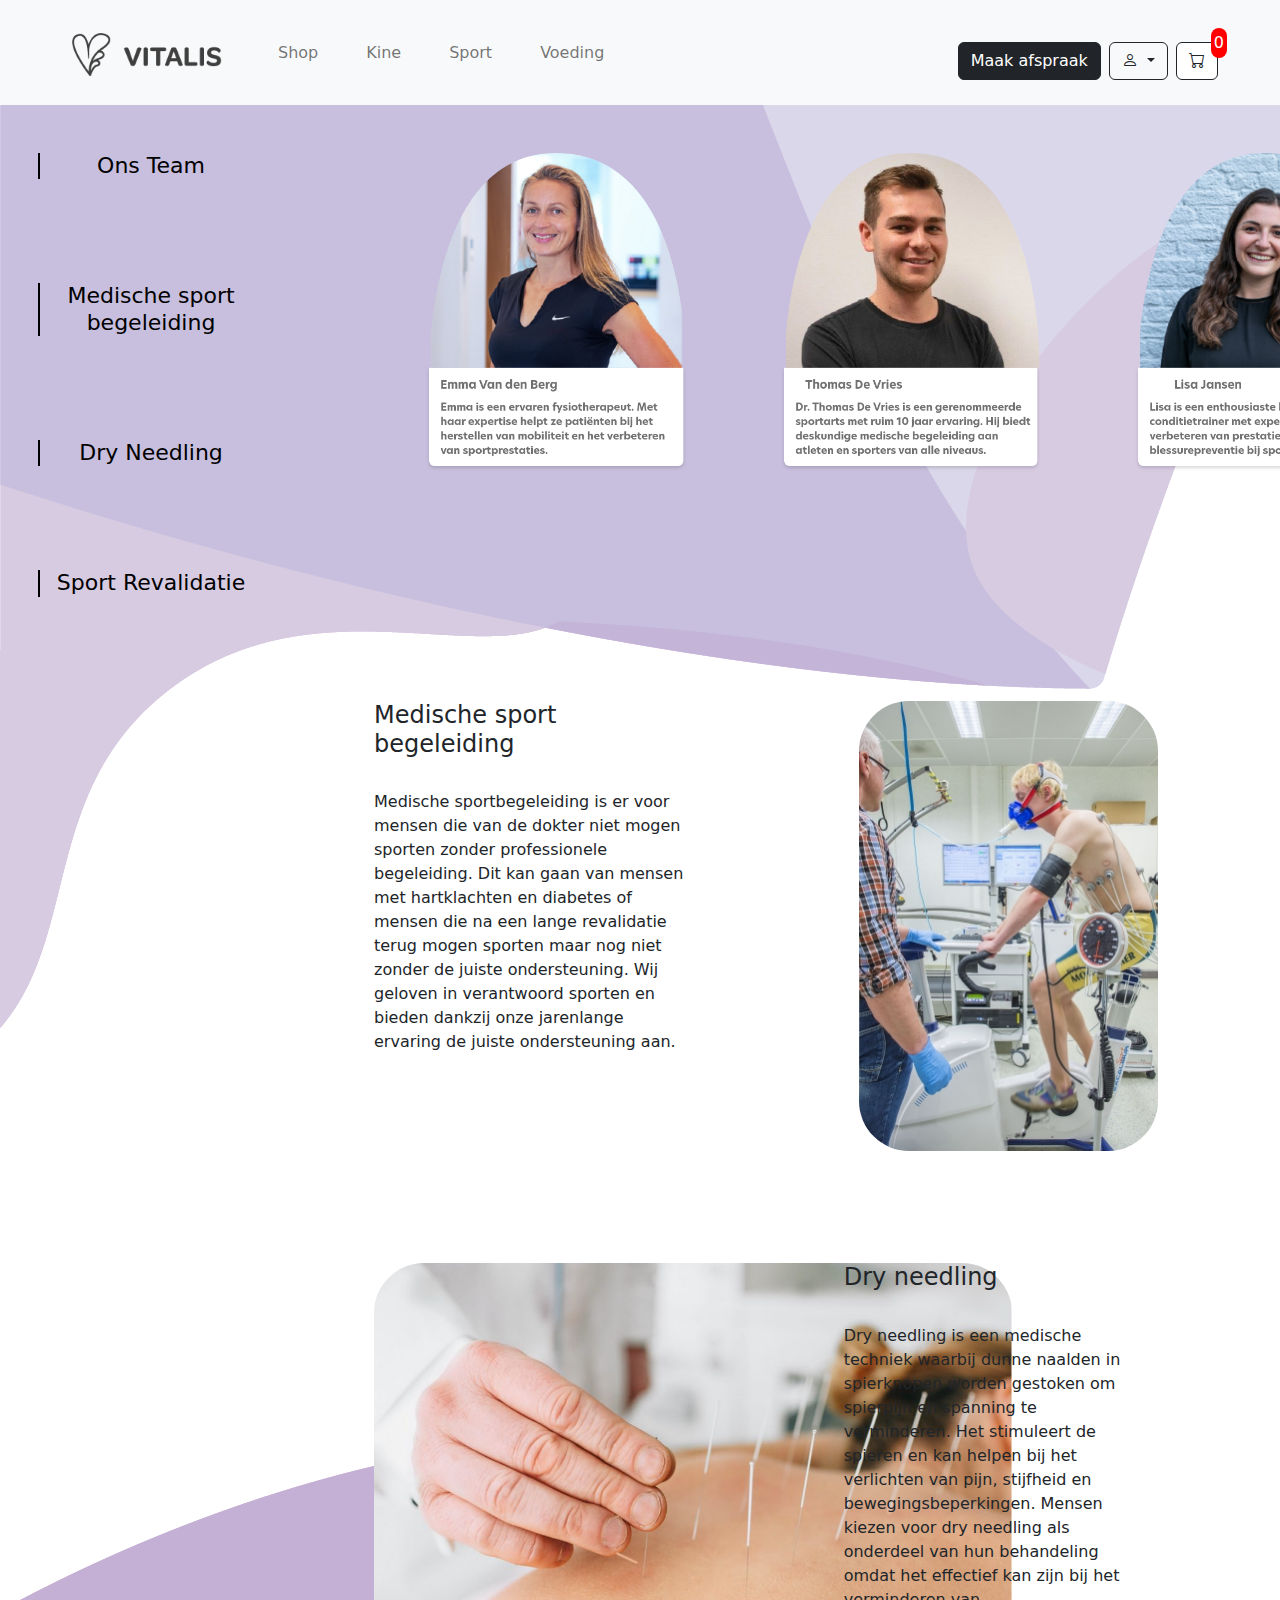
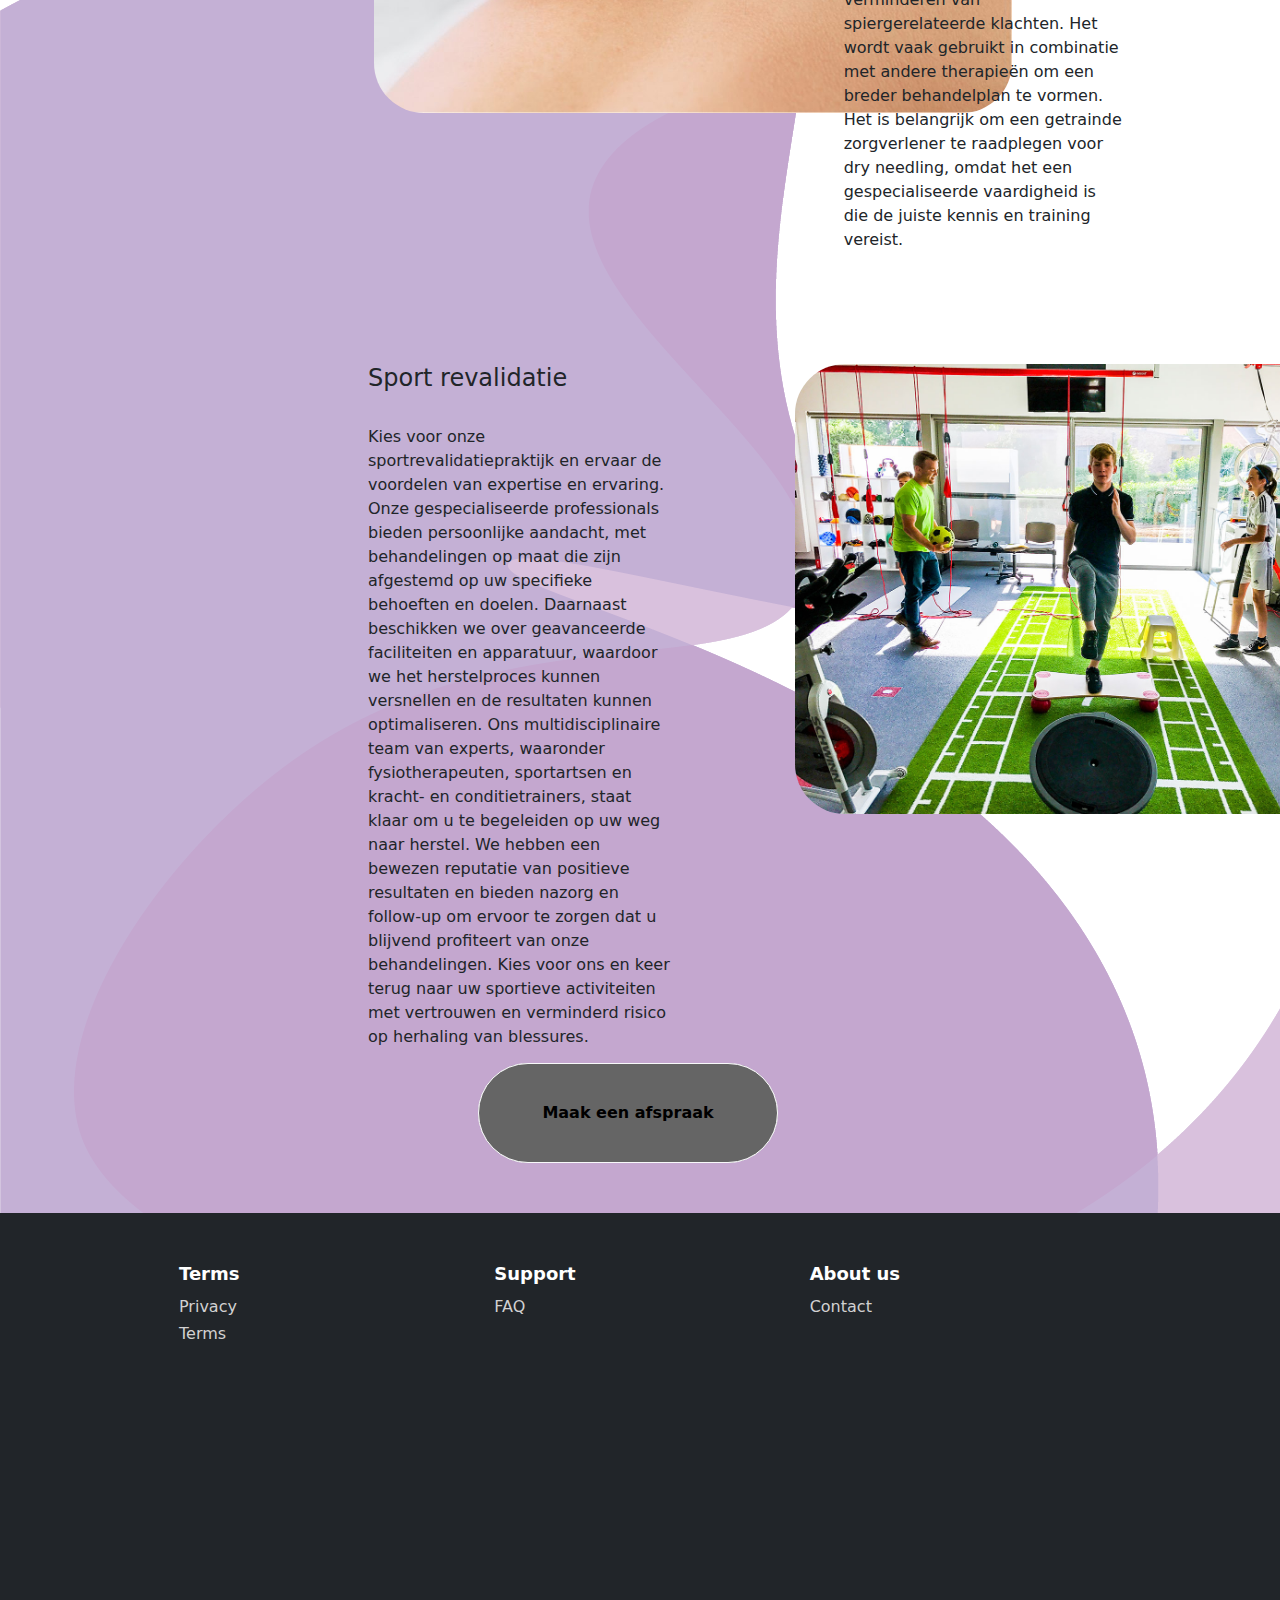
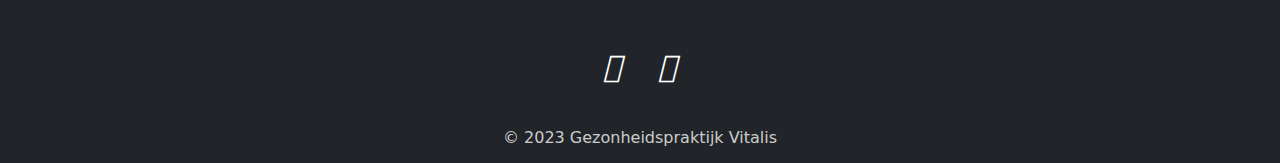
<file: InfoPage_Kine.html>
<!DOCTYPE html>
<html lang="en">
<head>
  <meta charset="UTF-8">
  <title>Kine</title>
  <link rel="stylesheet" href="bootstrap-5.2.3-dist/css/bootstrap-grid.min.css">
  <link rel="stylesheet" href="bootstrap-5.2.3-dist/css/bootstrap.min.css">
  <link rel="stylesheet" href="https://cdn.jsdelivr.net/npm/bootstrap-icons@1.5.0/font/bootstrap-icons.css">
  <link rel="stylesheet" href="bootstrap-5.2.3-dist/css/bootstrap-reboot.min.css">
  <link rel="stylesheet" href="https://cdnjs.cloudflare.com/ajax/libs/font-awesome/6.4.0/css/all.min.css" integrity="sha512-iecdLmaskl7CVkqkXNQ/ZH/XLlvWZOJyj7Yy7tcenmpD1ypASozpmT/E0iPtmFIB46ZmdtAc9eNBvH0H/ZpiBw==" crossorigin="anonymous" referrerpolicy="no-referrer" />
  <meta name="viewport" content="width=device-width, initial-scale=1.0">
  <script defer src="bootstrap-5.2.3-dist/js/bootstrap.bundle.js"></script>
  <link rel="stylesheet" href="Style_Info_Pages.css">
  <link rel="stylesheet" href="Style.css">
  <script defer rel="stylesheet" href="Home.js"></script>

  <link href="https://fonts.googleapis.com/css?family=Lato:300,400,700&display=swap" rel="stylesheet">

  <link rel="stylesheet" href="https://stackpath.bootstrapcdn.com/font-awesome/4.7.0/css/font-awesome.min.css">


</head>
<body id="bg_Kine">
<nav class="navbar navbar-expand-lg navbar-light bg-light ">

  <div class="container-fluid">
    <a class="navbar-brand mb-lg-3" href="index.html">
      <img alt="vitalis" src="Assets/Middel%201.png" width="150" height="auto" class="d-inline-block align-text-top">
    </a>
    <button class="navbar-toggler" type="button" data-bs-toggle="collapse" data-bs-target="#navbarNav" aria-controls="navbarNav" aria-expanded="false" aria-label="Toggle navigation">
      <span class="navbar-toggler-icon"></span>
    </button>
    <div class="collapse navbar-collapse" id="navbarNav">
      <ul class="navbar-nav mx-3 me-auto mb-2 mb-lg-3">
        <li class="nav-item">
          <a class="nav-link mx-3" href="shop.html">Shop</a>
        </li>

        <li class="nav-item">
          <a class="nav-link mx-3" href="InfoPage_Kine.html">Kine</a>
        </li>
        <li class="nav-item">
          <a class="nav-link mx-3" href="InfoPage_Sport.html">Sport</a>
        </li>
        <li class="nav-item">
          <a class="nav-link mx-3" href="InfoPage_Voeding.html">Voeding</a>
        </li>
      </ul>
      <div class="d-flex">
        <a href="Afspraken.html" class="btn btn-dark me-2">Maak afspraak</a>
        <div class="dropdown-center">
          <button class="btn btn-outline-dark dropdown-toggle me-2" type="button" href="#" id="dropdown-menu" data-bs-toggle="dropdown" aria-expanded="false">
            <i class="bi bi-person"></i>
          </button>
          <ul class="dropdown-menu">
            <li><a class="dropdown-item" href="login.html">Login</a></li>
            <li><a class="dropdown-item" href="registreer.html">Registreer</a></li>
            <li><a class="dropdown-item" href="Instellingenprofiel.html">Instellingen profiel</a></li>
          </ul>
        </div>


        <!--                Cart-->
        <a href="cart.html">
          <div class="btn btn-outline-dark cart">
            <i class="bi bi-cart"></i>
            <div id="cartAmount" class="cartAmount">0</div>
          </div>
        </a>
      </div>
    </div>
  </div>
</nav>

<div class="row">
  <div class="col-md-3">
    <div class="row-1 p-5 text-center">
      <a href="#Af" class="text-decoration-none">
        <h3 class="Nav_Info">Ons Team</h3>
      </a>
    </div>
    <div class="row-1 p-5 text-center">
      <a href="#Med_Sport" class="text-decoration-none">
        <h3 class="Nav_Info">Medische sport<br>
          begeleiding </h3>
      </a>
    </div>
    <div class="row-1 p-5 text-center">
      <a href="#Needling" class="text-decoration-none">
        <h3 class="Nav_Info">Dry Needling </h3>
      </a>
    </div>
    <div class="row-1 p-5 text-center">
      <a href="#Sport_Rev" class="text-decoration-none">
        <h3 class="Nav_Info">Sport Revalidatie </h3>
      </a>
    </div>
  </div>
  <!--    Ons Team-->
  <div id="sportuitl" class="col-md-4 werknemers">
    <div class="row-1 p-5 d-flex justify-content-between" style="margin-left: 50px">
      <img src="Assets/Emma2_OnsTeam.png" class="img-fluid OnsTeamInfo" style="margin-right: 90px;">
      <img src="Assets/Thomas2_OnsTeam.png" class="img-fluid OnsTeamInfo" style="margin-right: 90px;">
      <img src="Assets/Lisa2_OnsTeam.png" class="img-fluid OnsTeamInfo">
    </div>
  </div>
  <div class="col-md-4"></div>

  <!--    Sport uitleg-->
  <div class="col-md-3 invisible">
    <div class="row-1 p-5 text-center">
      <a href="">
        <img class="icons_afdelingen" src="Assets/icon_sport.png">
        <h3 class="afdelingen_tekst_sp">Sport</h3>
      </a>
    </div>
    <div class="row-1 p-5 text-center">
      <a href="">
        <img class="icons_afdelingen" src="Assets/icon_kine.png">
        <h3 class="afdelingen_tekst_ki">Kine</h3>
      </a>
    </div>
    <div class="row-1 p-5 text-center">
      <a href="">
        <img class="icons_afdelingen" src="Assets/icon_voeding.png">
        <h3 class="afdelingen_tekst_vo">Voeding</h3>
      </a>
    </div>
  </div>

  <div class="col-md-4">
    <div class="row-1 p-5">
      <h4 class="afdelingen_titel_sp" id="Med_Sport">
        Medische sport begeleiding
      </h4>
      <p class="afdelingen_uitleg_sp">
        <br>
        Medische sportbegeleiding is er voor mensen die van de dokter niet mogen sporten zonder professionele begeleiding. Dit kan gaan van mensen met hartklachten en diabetes of mensen die na een lange revalidatie terug mogen sporten maar nog niet zonder de juiste ondersteuning.
        Wij geloven in verantwoord sporten en bieden dankzij onze jarenlange ervaring de juiste ondersteuning aan.
      </p>
    </div>
  </div>
  <div class="col-md-4">
    <div class="row-1 p-5">
      <img height="450px" class="imgSportInfo" style="margin-left: 50px" src="Assets/InfoPage_Medische_Sport_Begeleiding_Foto.jpg" alt="sport character">
    </div>
  </div>
</div>

<!--Kine uitleg-->
<div class="row">
  <!--    LOS LATER OP-->
  <div class="col-md-3 invisible">
    <div class="row-1 p-5 text-center">
      <a href="">
        <img class="icons_afdelingen" src="Assets/icon_sport.png">
        <h3 class="afdelingen_tekst_sp">Sport</h3>
      </a>
    </div>
    <div class="row-1 p-5 text-center">
      <a href="">
        <img class="icons_afdelingen" src="Assets/icon_kine.png">
        <h3 class="afdelingen_tekst_ki">Kine</h3>
      </a>
    </div>
    <div class="row-1 p-5 text-center">
      <a href="">
        <img class="icons_afdelingen" src="Assets/icon_voeding.png">
        <h3 class="afdelingen_tekst_vo">Voeding</h3>
      </a>
    </div>
  </div>

  <div class="col-md-4">
    <div class="row-1 p-5">
      <img height="450px" class="imgSportInfo" src="Assets/Dry-Needling.jpeg" alt="kine character">
    </div>
  </div>

  <div class="col-md-4">
    <div class="row-1 p-5">
      <h4 class="afdelingen_titel_sp" style="padding-left: 35px" ID="Needling">
        Dry needling
      </h4>
      <p class="afdelingen_uitleg_sp" style="padding-left: 35px">
        <br>
        Dry needling is een medische techniek waarbij dunne naalden in spierknopen worden gestoken om spierpijn en spanning te verminderen. Het stimuleert de spieren en kan helpen bij het verlichten van pijn, stijfheid en bewegingsbeperkingen. Mensen kiezen voor dry needling als onderdeel van hun behandeling omdat het effectief kan zijn bij het verminderen van spiergerelateerde klachten. Het wordt vaak gebruikt in combinatie met andere therapieën om een breder behandelplan te vormen. Het is belangrijk om een getrainde zorgverlener te raadplegen voor dry needling, omdat het een gespecialiseerde vaardigheid is die de juiste kennis en training vereist.
      </p>
    </div>
  </div>

  <!--Voeding uitleg-->
  <div class="row">
    <!--    LOS LATER OP-->
    <div class="col-md-3 invisible">
      <div class="row-1 p-5 text-center">
        <a href="">
          <img class="icons_afdelingen" src="Assets/icon_sport.png">
          <h3 class="afdelingen_tekst_sp">Sport</h3>
        </a>
      </div>
      <div class="row-1 p-5 text-center">
        <a href="">
          <img class="icons_afdelingen" src="Assets/icon_kine.png">
          <h3 class="afdelingen_tekst_ki">Kine</h3>
        </a>
      </div>
      <div class="row-1 p-5 text-center">
        <a href="">
          <img class="icons_afdelingen" src="Assets/icon_voeding.png">
          <h3 class="afdelingen_tekst_vo">Voeding</h3>
        </a>
      </div>
    </div>



    <div class="col-md-4">
      <div class="row-1 p-5">
        <h4 class="afdelingen_titel_sp" id="Sport_Rev">
          Sport revalidatie
        </h4>
        <p class="afdelingen_uitleg_sp">
          <br>
          Kies voor onze sportrevalidatiepraktijk en ervaar de voordelen van expertise en ervaring. Onze gespecialiseerde professionals bieden persoonlijke aandacht, met behandelingen op maat die zijn afgestemd op uw specifieke behoeften en doelen. Daarnaast beschikken we over geavanceerde faciliteiten en apparatuur, waardoor we het herstelproces kunnen versnellen en de resultaten kunnen optimaliseren. Ons multidisciplinaire team van experts, waaronder fysiotherapeuten, sportartsen en kracht- en conditietrainers, staat klaar om u te begeleiden op uw weg naar herstel. We hebben een bewezen reputatie van positieve resultaten en bieden nazorg en follow-up om ervoor te zorgen dat u blijvend profiteert van onze behandelingen. Kies voor ons en keer terug naar uw sportieve activiteiten met vertrouwen en verminderd risico op herhaling van blessures.
        </p>
      </div>
    </div>

    <div class="col-md-4">
      <div class="row-1 p-5">
        <img height="450px" class="imgSportInfo" src="Assets/SportRevalidatie_InfoPage.jpg" alt="voeding character">
      </div>
    </div>


    <div class="registreer">

      <a href="Afspraken.html">
      <button type="button" class="btn btn-light">Maak een afspraak</button>
      </a>

      <button type="button" onclick="window.location.href='Afspraken.html'" class="btn btn-light">Maak een afspraak</button>

    </div>

  </div>
</div>



<footer class="bg-dark" id="myFooter"  style="margin-top: 100px">

  <div class="container">
    <div class="row">
      <div class="col-sm-4">
        <h5>Terms</h5>
        <ul>
          <li><a href="#">Privacy</a></li>
          <li><a href="#">Terms</a></li>
          <!--                        <li><a href="#">Reviews</a></li>-->
        </ul>
      </div>
      <div class="col-sm-4">
        <h5>Support</h5>
        <ul>
          <li><a href="#">FAQ</a></li>
          <!--                        <li><a href="#">Help desk</a></li>-->
          <!--                        <li><a href="#">Forums</a></li>-->
        </ul>
      </div>
      <div class="col-sm-4">
        <h5>About us</h5>
        <ul>
          <li><a href="contactPagina.html">Contact</a></li>
          <!--                        <li><a href="#">Terms of Use</a></li>-->
          <!--                        <li><a href="#">Privacy Policy</a></li>-->
        </ul>
      </div>
    </div>
    <iframe src="https://www.google.com/maps/embed?pb=!1m18!1m12!1m3!1d2516.9489727731398!2d4.700553276080718!3d50.88765477167896!2m3!1f0!2f0!3f0!3m2!1i1024!2i768!4f13.1!3m3!1m2!1s0x47c160c54491777f%3A0xc12bccd892a575f0!2sVaartkom%2C%203000%20Leuven!5e0!3m2!1snl!2sbe!4v1684756140361!5m2!1snl!2sbe" width="100%" height="250" style="border:0;" allowfullscreen="" loading="lazy" referrerpolicy="no-referrer-when-downgrade"></iframe>

  </div>
  <div class="footer_socials text-center p-4">
    <a href="https://www.facebook.com/profile.php?id=100093058595409" target="_blank" class="twitter p-3"><i class="fab fa-facebook"></i></a>
    <a href="https://www.instagram.com/vitalishealthbe/" target="_blank" class="facebook p-3"><i class="fab fa-instagram"></i></a>
    <!--        <a href="#" target="_blank" class="google p-3"><i class="fab fa-linkedin-in"></i></a>-->
  </div>
  <div class="footer-copyright bg-dark">
    <p>© 2023 Gezonheidspraktijk Vitalis </p>
  </div>
</footer>

</body>
</html>
</file>
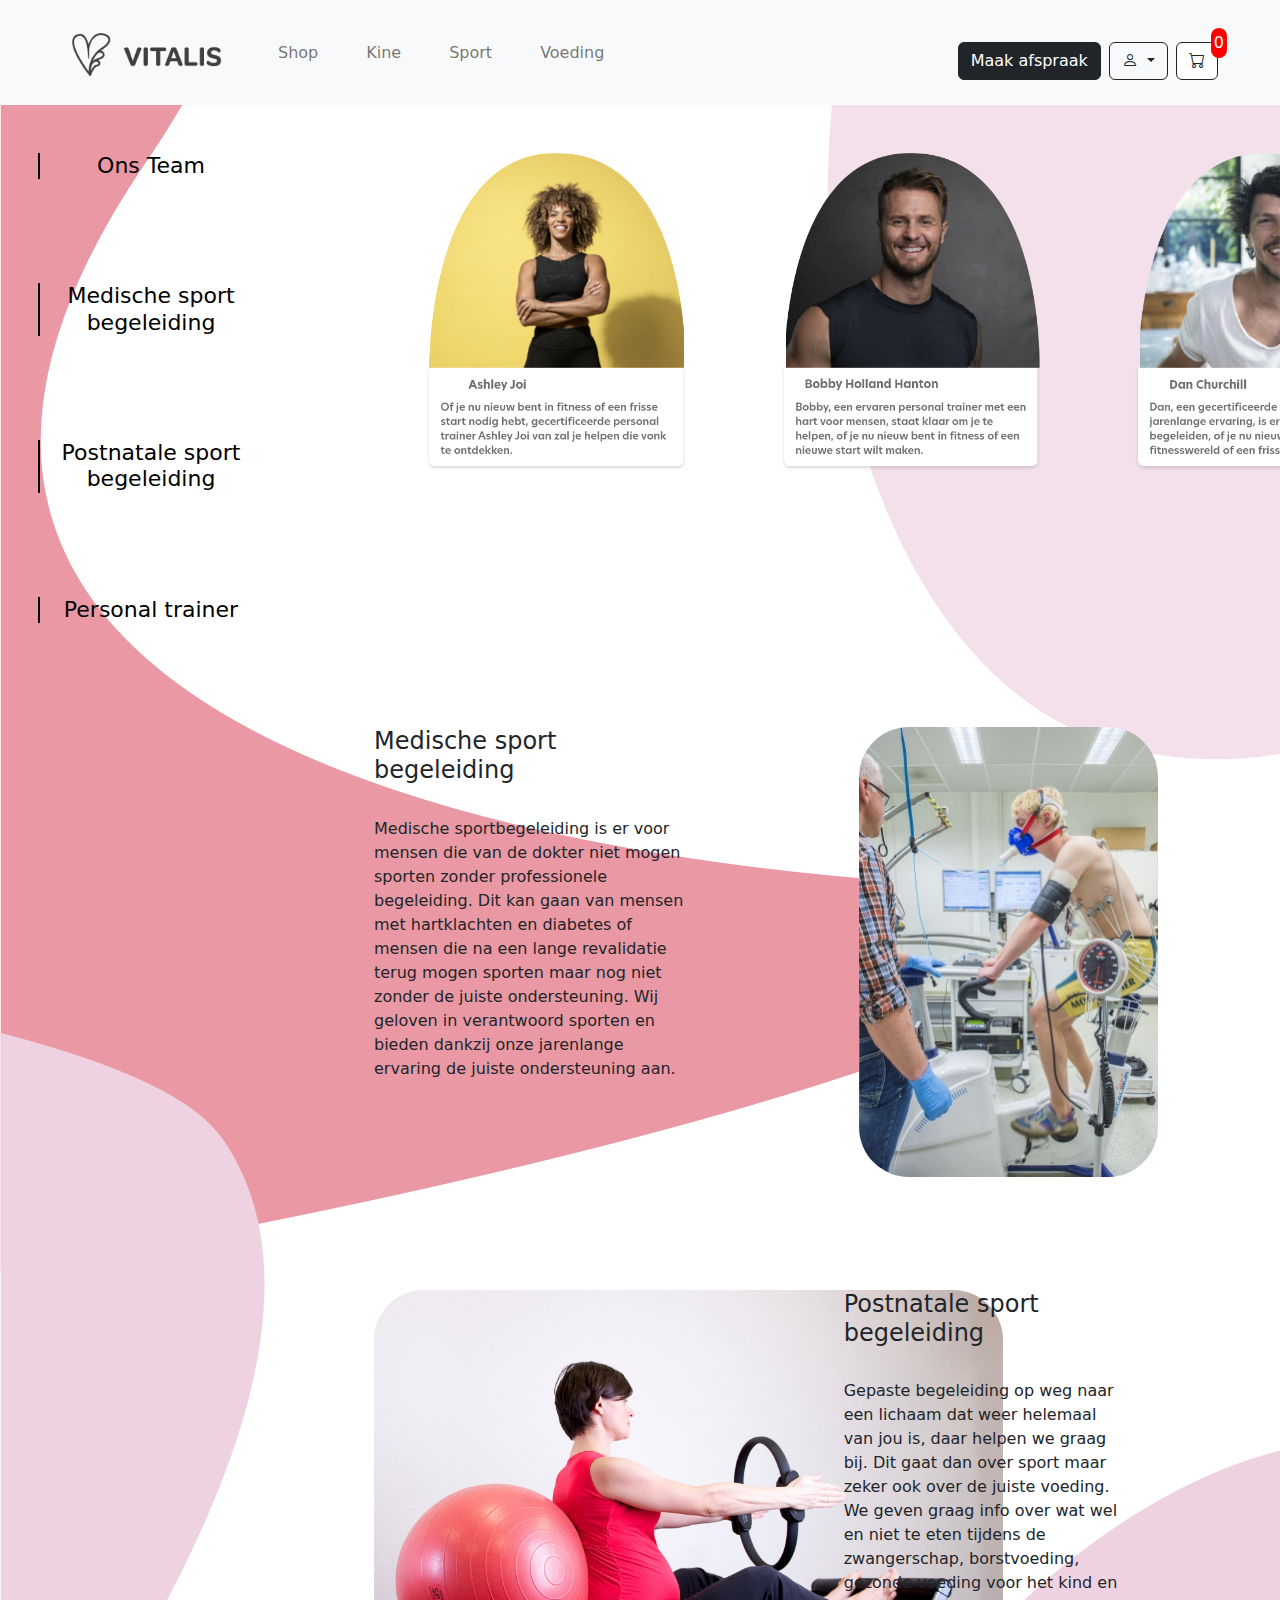
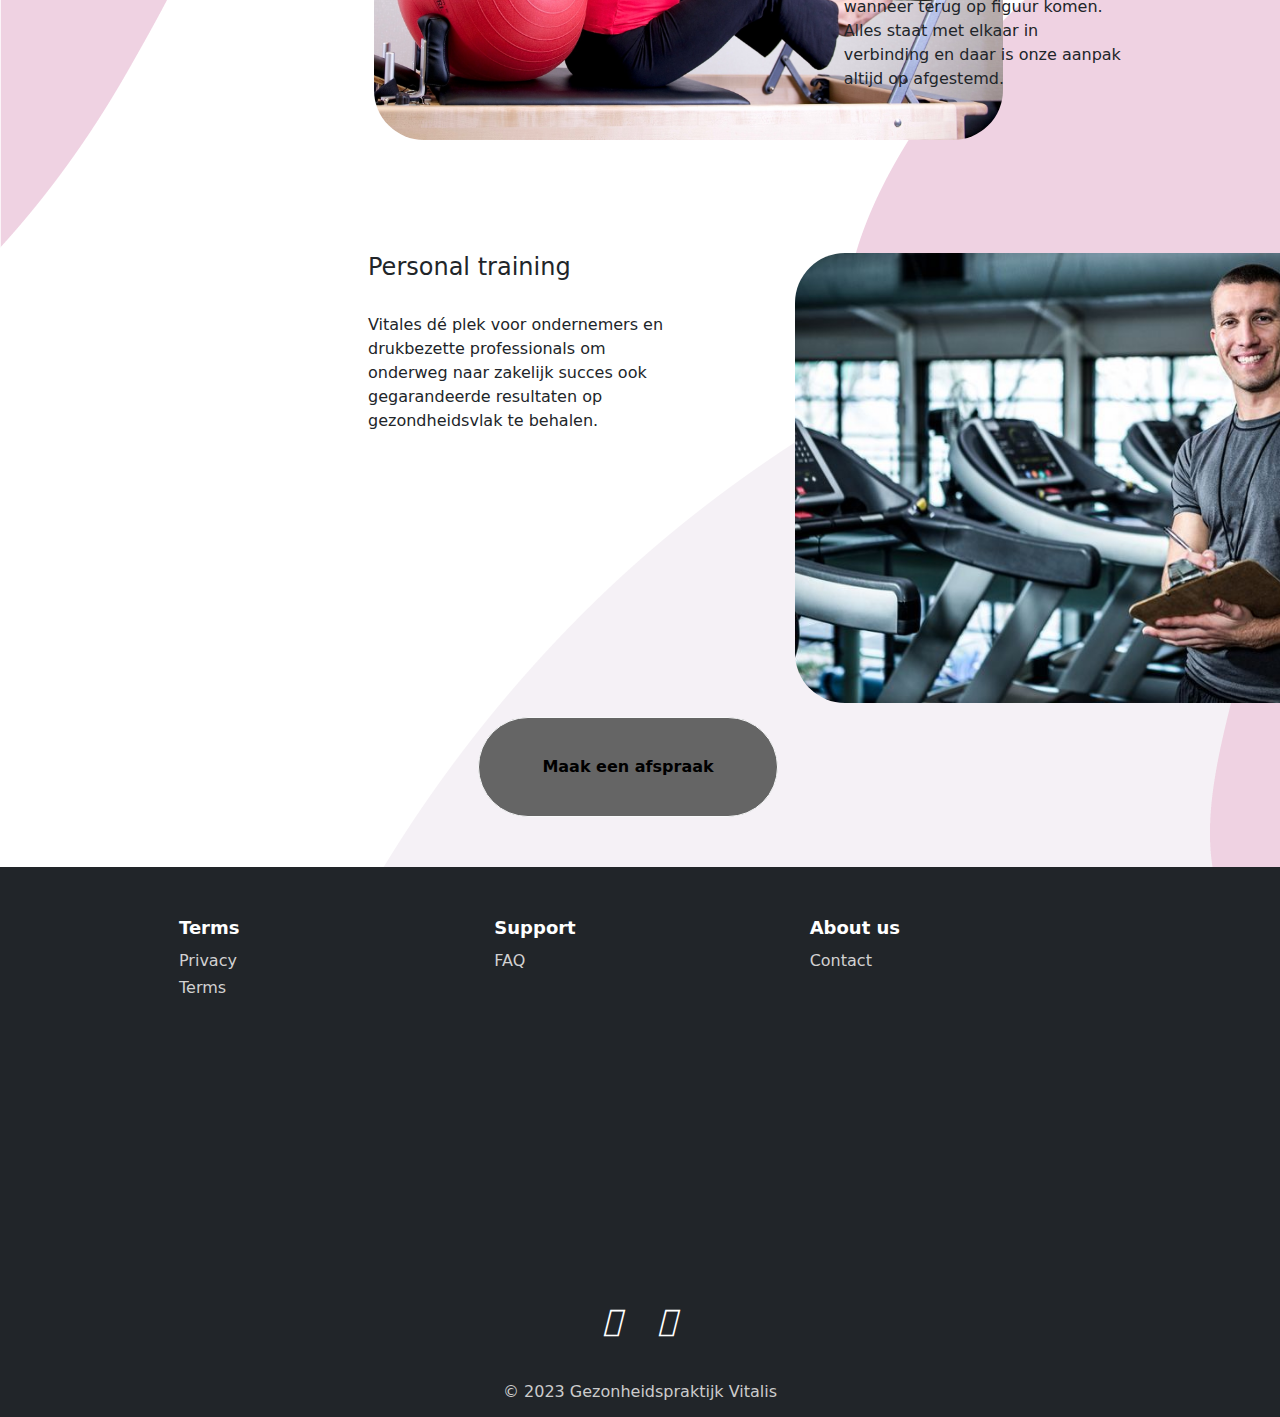
<file: InfoPage_Sport.html>
<!DOCTYPE html>
<html lang="en">
<head>
    <meta charset="UTF-8">
    <title>Sport</title>
    <link rel="stylesheet" href="bootstrap-5.2.3-dist/css/bootstrap-grid.min.css">
    <link rel="stylesheet" href="bootstrap-5.2.3-dist/css/bootstrap.min.css">
    <link rel="stylesheet" href="https://cdn.jsdelivr.net/npm/bootstrap-icons@1.5.0/font/bootstrap-icons.css">
    <link rel="stylesheet" href="https://cdnjs.cloudflare.com/ajax/libs/font-awesome/6.4.0/css/all.min.css" integrity="sha512-iecdLmaskl7CVkqkXNQ/ZH/XLlvWZOJyj7Yy7tcenmpD1ypASozpmT/E0iPtmFIB46ZmdtAc9eNBvH0H/ZpiBw==" crossorigin="anonymous" referrerpolicy="no-referrer" />
    <link rel="stylesheet" href="bootstrap-5.2.3-dist/css/bootstrap-reboot.min.css">
    <meta name="viewport" content="width=device-width, initial-scale=1.0">
    <script defer src="bootstrap-5.2.3-dist/js/bootstrap.bundle.js"></script>
    <link rel="stylesheet" href="Style_Info_Pages.css">
    <link rel="stylesheet" href="Style.css">

    <link href="https://fonts.googleapis.com/css?family=Lato:300,400,700&display=swap" rel="stylesheet">

    <link rel="stylesheet" href="https://stackpath.bootstrapcdn.com/font-awesome/4.7.0/css/font-awesome.min.css">


</head>
<body id="bg_Sport">

<nav class="navbar navbar-expand-lg navbar-light bg-light ">

    <div class="container-fluid">
        <a class="navbar-brand mb-lg-3" href="index.html">
            <img alt="vitalis" src="Assets/Middel%201.png" width="150" height="auto" class="d-inline-block align-text-top">
        </a>
        <button class="navbar-toggler" type="button" data-bs-toggle="collapse" data-bs-target="#navbarNav" aria-controls="navbarNav" aria-expanded="false" aria-label="Toggle navigation">
            <span class="navbar-toggler-icon"></span>
        </button>
        <div class="collapse navbar-collapse" id="navbarNav">
            <ul class="navbar-nav mx-3 me-auto mb-2 mb-lg-3">
                <li class="nav-item">
                    <a class="nav-link mx-3" href="shop.html">Shop</a>
                </li>

                <li class="nav-item">
                    <a class="nav-link mx-3" href="InfoPage_Kine.html">Kine</a>
                </li>
                <li class="nav-item">
                    <a class="nav-link mx-3" href="InfoPage_Sport.html">Sport</a>
                </li>
                <li class="nav-item">
                    <a class="nav-link mx-3" href="InfoPage_Voeding.html">Voeding</a>
                </li>
            </ul>
            <div class="d-flex">
                <a href="Afspraken.html" target="_blank" class="btn btn-dark me-2">Maak afspraak</a>
                <div class="dropdown-center">
                    <button class="btn btn-outline-dark dropdown-toggle me-2" type="button" href="#" id="dropdown-menu" data-bs-toggle="dropdown" aria-expanded="false">
                        <i class="bi bi-person"></i>
                    </button>
                    <ul class="dropdown-menu">
                        <li><a class="dropdown-item" href="login.html">Login</a></li>
                        <li><a class="dropdown-item" href="registreer.html">Registreer</a></li>
                        <li><a class="dropdown-item" href="Instellingenprofiel.html">Instellingen profiel</a></li>
                    </ul>
                </div>


                <!--                Cart-->
                <a href="cart.html">
                    <div class="btn btn-outline-dark cart">
                        <i class="bi bi-cart"></i>
                        <div id="cartAmount" class="cartAmount">0</div>
                    </div>
                </a>
            </div>
        </div>
    </div>
</nav>

<div class="row">
    <div class="col-md-3">
        <div class="row-1 p-5 text-center">
            <a href="#" class="text-decoration-none">
                <h3 class="Nav_Info">Ons Team</h3>
            </a>
        </div>
        <div class="row-1 p-5 text-center">
            <a href="#medic_sport" class="text-decoration-none">
                <h3 class="Nav_Info">Medische sport<br>
                    begeleiding </h3>
            </a>
        </div>
        <div class="row-1 p-5 text-center">
            <a href="#sportbeg" class="text-decoration-none">
                <h3 class="Nav_Info">Postnatale sport<br>
                    begeleiding </h3>
            </a>
        </div>
        <div class="row-1 p-5 text-center">
            <a href="#personaltrain" class="text-decoration-none">
                <h3 class="Nav_Info">Personal trainer </h3>
            </a>
        </div>
    </div>
    <!--    Ons Team-->
    <div id="sportuitl" class="col-md-4 werknemers">
        <div class="row-1 p-5 d-flex justify-content-between" style="margin-left: 50px">
            <img src="Assets/Ashley_OnsTeam.png" class="img-fluid OnsTeamInfo" style="margin-right: 90px;">
            <img src="Assets/Bobby3_OnsTeam.png" class="img-fluid OnsTeamInfo" style="margin-right: 90px;">
            <img src="Assets/Dan2_OnsTeam.png" class="img-fluid OnsTeamInfo">
        </div>
    </div>
    <div class="col-md-4"></div>

<!--    Sport uitleg-->
    <div class="col-md-3 invisible">
        <div class="row-1 p-5 text-center">
            <a href="">
                <img class="icons_afdelingen" src="Assets/icon_sport.png">
                <h3 class="afdelingen_tekst_sp">Sport</h3>
            </a>
        </div>
        <div class="row-1 p-5 text-center">
            <a href="">
                <img class="icons_afdelingen" src="Assets/icon_kine.png">
                <h3 class="afdelingen_tekst_ki">Kine</h3>
            </a>
        </div>
        <div class="row-1 p-5 text-center">
            <a href="">
                <img class="icons_afdelingen" src="Assets/icon_voeding.png">
                <h3 class="afdelingen_tekst_vo">Voeding</h3>
            </a>
        </div>
    </div>

    <div class="col-md-4">
        <div class="row-1 p-5">
            <h4 class="afdelingen_titel_sp" id="medic_sport">
                Medische sport begeleiding
            </h4>
            <p class="afdelingen_uitleg_sp">
                <br>
                Medische sportbegeleiding is er voor mensen die van de dokter niet mogen sporten zonder professionele begeleiding. Dit kan gaan van mensen met hartklachten en diabetes of mensen die na een lange revalidatie terug mogen sporten maar nog niet zonder de juiste ondersteuning.
                Wij geloven in verantwoord sporten en bieden dankzij onze jarenlange ervaring de juiste ondersteuning aan.
            </p>
        </div>
    </div>
    <div class="col-md-4">
        <div class="row-1 p-5">
            <img height="450px" class="imgSportInfo" style="margin-left: 50px" src="Assets/InfoPage_Medische_Sport_Begeleiding_Foto.jpg" alt="sport character">
        </div>
    </div>
</div>

<!--Kine uitleg-->
<div class="row">
    <!--    LOS LATER OP-->
    <div class="col-md-3 invisible">
        <div class="row-1 p-5 text-center">
            <a href="">
                <img class="icons_afdelingen" src="Assets/icon_sport.png">
                <h3 class="afdelingen_tekst_sp">Sport</h3>
            </a>
        </div>
        <div class="row-1 p-5 text-center">
            <a href="">
                <img class="icons_afdelingen" src="Assets/icon_kine.png">
                <h3 class="afdelingen_tekst_ki">Kine</h3>
            </a>
        </div>
        <div class="row-1 p-5 text-center">
            <a href="">
                <img class="icons_afdelingen" src="Assets/icon_voeding.png">
                <h3 class="afdelingen_tekst_vo">Voeding</h3>
            </a>
        </div>
    </div>

    <div class="col-md-4">
        <div class="row-1 p-5">
            <img height="450px" class="imgSportInfo" src="Assets/InfoPage_Postnatale_sport_begeleiding%20_Foto.jpg" alt="kine character">
        </div>
    </div>

    <div class="col-md-4">
        <div class="row-1 p-5">
            <h4 class="afdelingen_titel_sp" style="padding-left: 35px" id="sportbeg">
                Postnatale sport begeleiding
            </h4>
            <p class="afdelingen_uitleg_sp" style="padding-left: 35px">
                <br>
                Gepaste begeleiding op weg naar een lichaam dat weer helemaal van jou is, daar helpen we graag bij.
                Dit gaat dan over sport maar zeker ook over de juiste voeding.
                We geven graag info over wat wel en niet te eten tijdens de zwangerschap, borstvoeding, gezonde voeding voor het kind en wanneer terug op figuur komen.
                Alles staat met elkaar in verbinding en daar is onze aanpak altijd op afgestemd.
            </p>
        </div>
    </div>

    <!--Voeding uitleg-->
    <div class="row">
        <!--    LOS LATER OP-->
        <div class="col-md-3 invisible">
            <div class="row-1 p-5 text-center">
                <a href="">
                    <img class="icons_afdelingen" src="Assets/icon_sport.png">
                    <h3 class="afdelingen_tekst_sp">Sport</h3>
                </a>
            </div>
            <div class="row-1 p-5 text-center">
                <a href="">
                    <img class="icons_afdelingen" src="Assets/icon_kine.png">
                    <h3 class="afdelingen_tekst_ki">Kine</h3>
                </a>
            </div>
            <div class="row-1 p-5 text-center">
                <a href="">
                    <img class="icons_afdelingen" src="Assets/icon_voeding.png">
                    <h3 class="afdelingen_tekst_vo">Voeding</h3>
                </a>
            </div>
        </div>



        <div class="col-md-4">
            <div class="row-1 p-5">
                <h4 class="afdelingen_titel_sp" id="personaltrain">
                    Personal training
                </h4>
                <p class="afdelingen_uitleg_sp">
                    <br>
                    Vitales dé plek voor ondernemers en drukbezette professionals om onderweg naar zakelijk succes ook gegarandeerde resultaten op gezondheidsvlak te behalen.
                </p>
            </div>
        </div>

        <div class="col-md-4">
            <div class="row-1 p-5">
                <img height="450px" class="imgSportInfo" src="Assets/InfoPage_Personal_Trainer_Foto.jpg" alt="voeding character">
            </div>
        </div>

        <!--EINDE UITLEG-->

        <!--Registreer button        -->

        <div class="registreer">
            <button type="button" onclick="window.location.href='Afspraken.html'" class="btn btn-light">Maak een afspraak</button>
        </div>

    </div>
</div>



<footer class="bg-dark" id="myFooter" style="margin-top: 100px">

    <div class="container">
        <div class="row">
            <div class="col-sm-4">
                <h5>Terms</h5>
                <ul>
                    <li><a href="#">Privacy</a></li>
                    <li><a href="#">Terms</a></li>
                    <!--                        <li><a href="#">Reviews</a></li>-->
                </ul>
            </div>
            <div class="col-sm-4">
                <h5>Support</h5>
                <ul>
                    <li><a href="#">FAQ</a></li>
                    <!--                        <li><a href="#">Help desk</a></li>-->
                    <!--                        <li><a href="#">Forums</a></li>-->
                </ul>
            </div>
            <div class="col-sm-4">
                <h5>About us</h5>
                <ul>
                    <li><a href="contactPagina.html">Contact</a></li>
                    <!--                        <li><a href="#">Terms of Use</a></li>-->
                    <!--                        <li><a href="#">Privacy Policy</a></li>-->
                </ul>
            </div>
        </div>
        <iframe src="https://www.google.com/maps/embed?pb=!1m18!1m12!1m3!1d2516.9489727731398!2d4.700553276080718!3d50.88765477167896!2m3!1f0!2f0!3f0!3m2!1i1024!2i768!4f13.1!3m3!1m2!1s0x47c160c54491777f%3A0xc12bccd892a575f0!2sVaartkom%2C%203000%20Leuven!5e0!3m2!1snl!2sbe!4v1684756140361!5m2!1snl!2sbe" width="100%" height="250" style="border:0;" allowfullscreen="" loading="lazy" referrerpolicy="no-referrer-when-downgrade"></iframe>

    </div>
    <div class="footer_socials text-center p-4">
        <a href="https://www.facebook.com/profile.php?id=100093058595409" target="_blank" class="twitter p-3"><i class="fab fa-facebook"></i></a>
        <a href="https://www.instagram.com/vitalishealthbe/" target="_blank" class="facebook p-3"><i class="fab fa-instagram"></i></a>
        <!--        <a href="#" target="_blank" class="google p-3"><i class="fab fa-linkedin-in"></i></a>-->
    </div>
    <div class="footer-copyright bg-dark">
        <p>© 2023 Gezonheidspraktijk Vitalis </p>
    </div>
</footer>

</body>
</html>
</file>
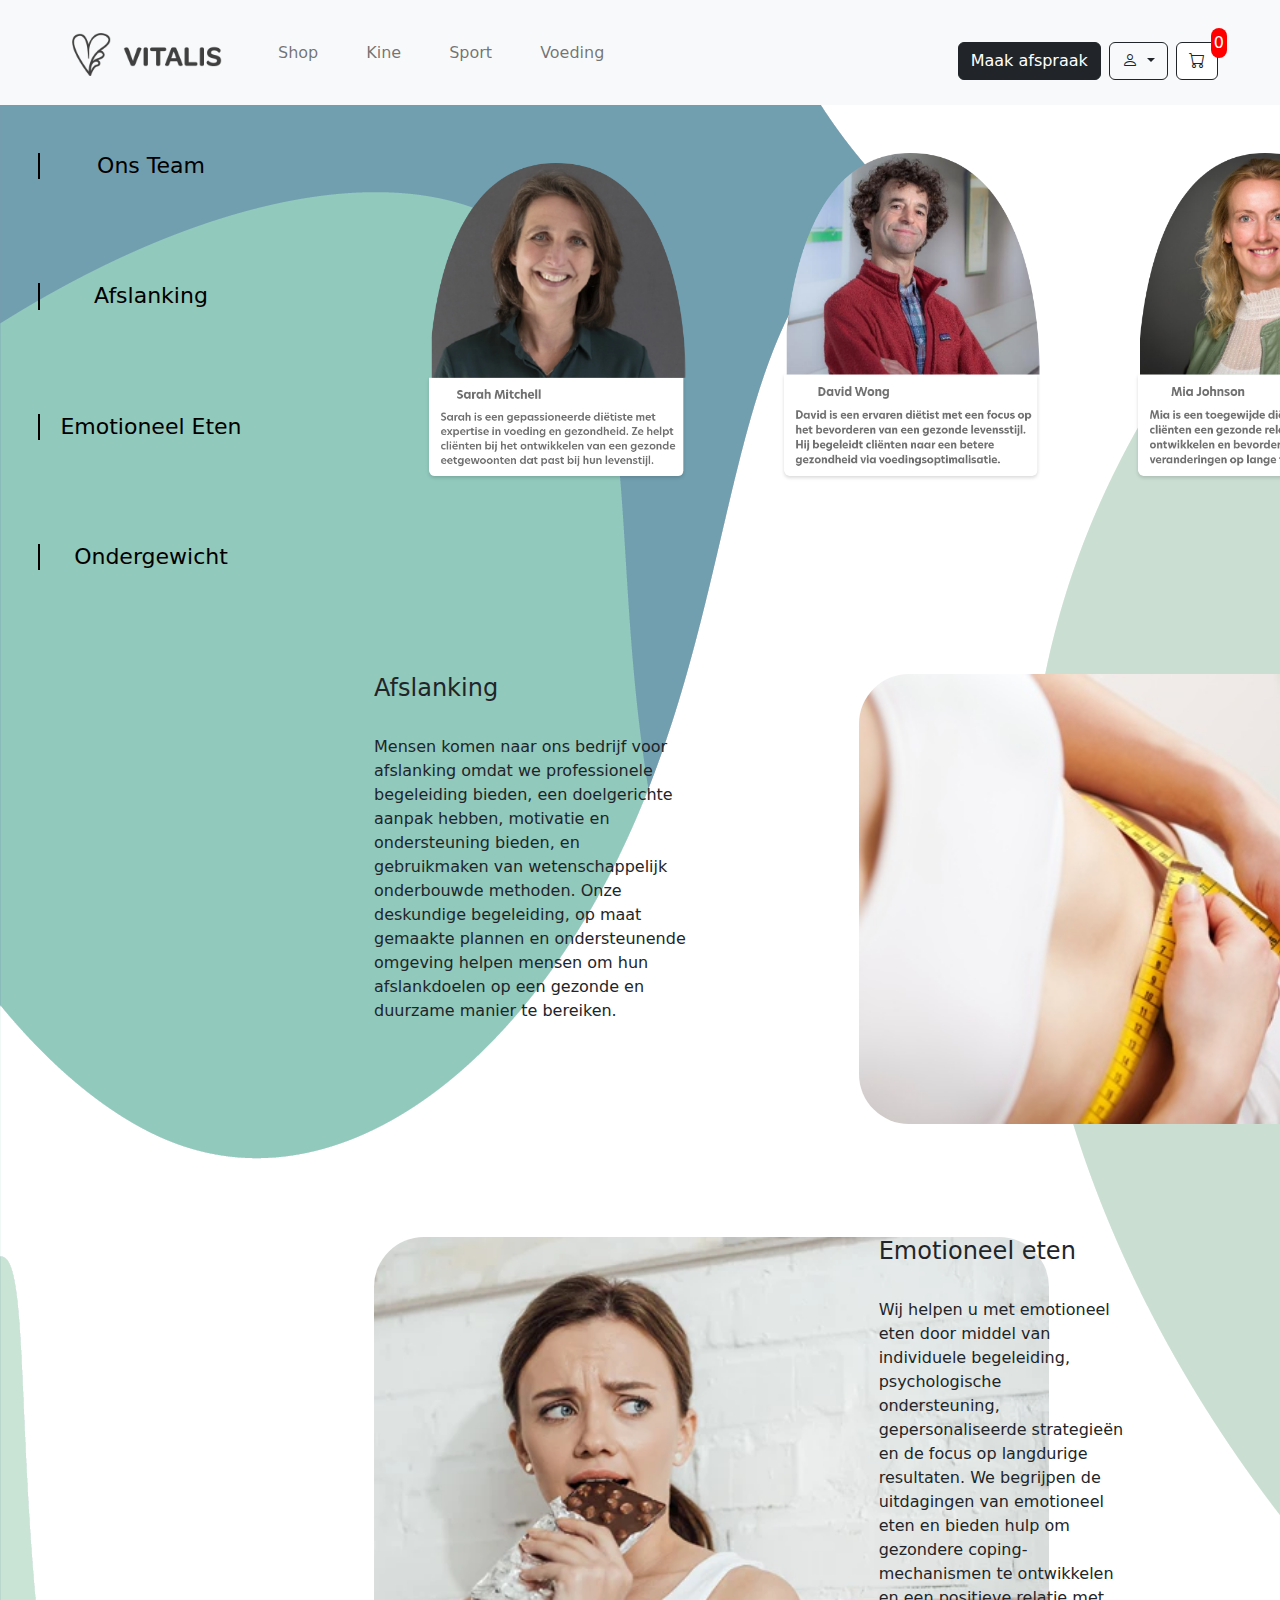
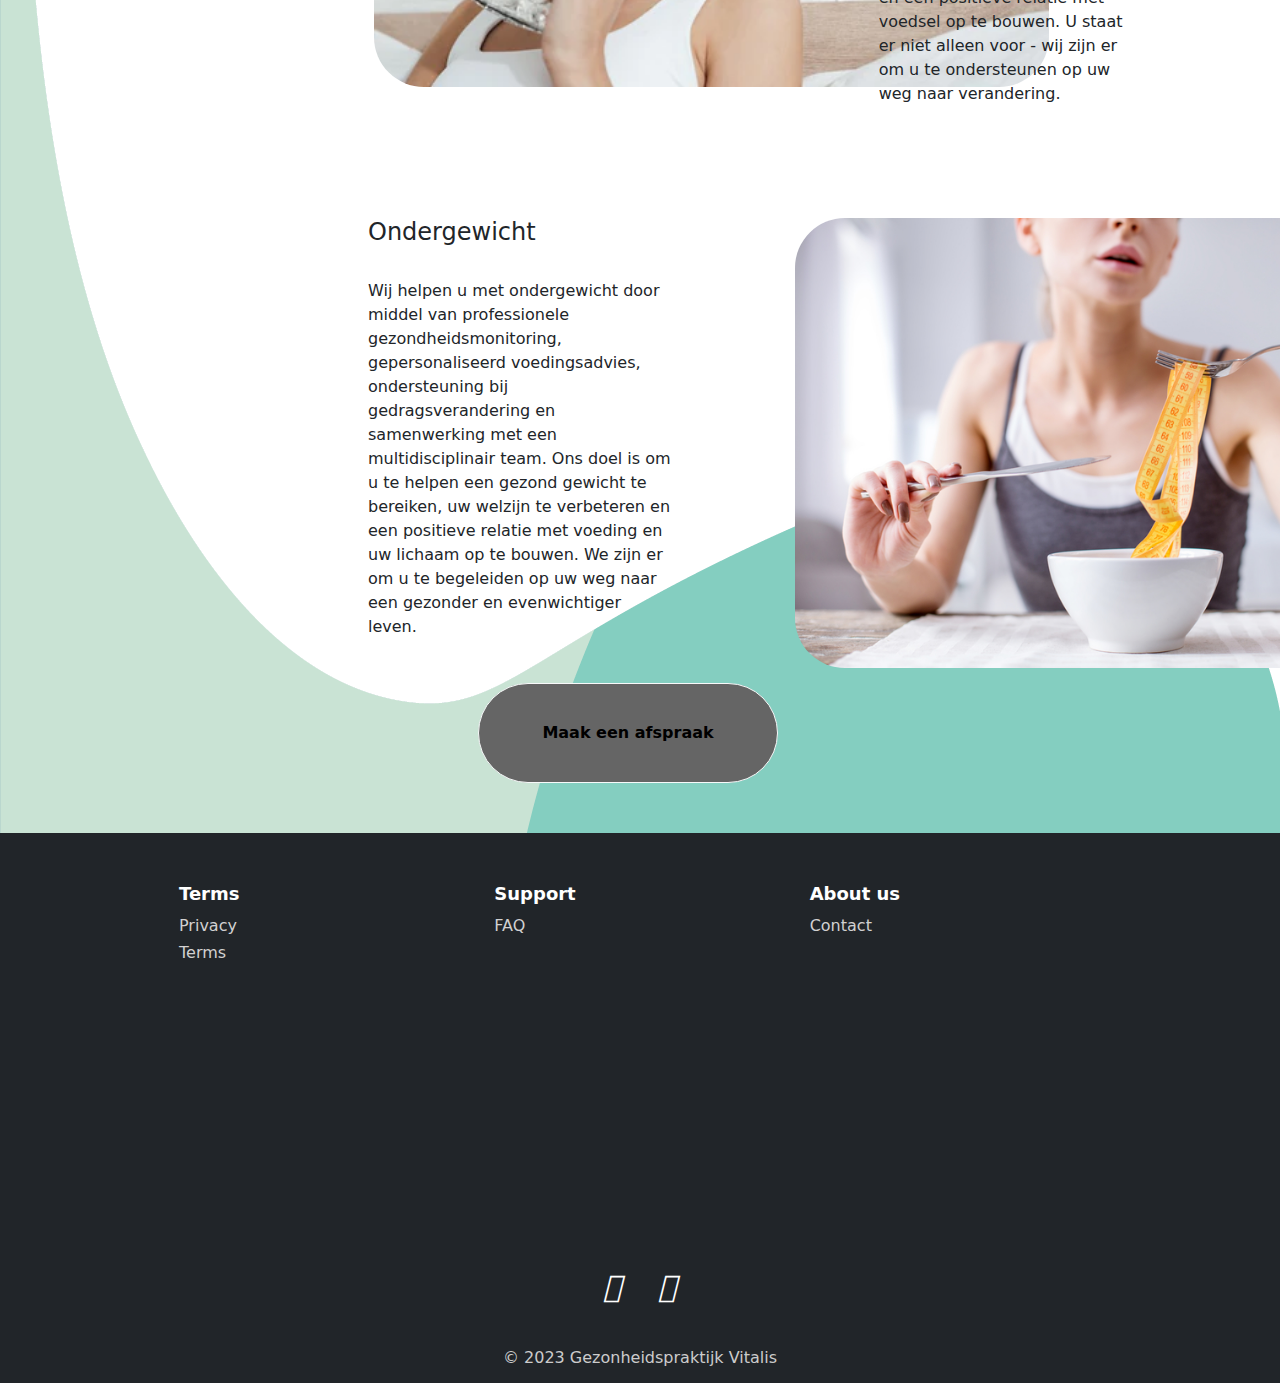
<file: InfoPage_Voeding.html>
<!DOCTYPE html>
<html lang="en">
<head>
    <meta charset="UTF-8">
    <title>Voeding</title>
    <link rel="stylesheet" href="bootstrap-5.2.3-dist/css/bootstrap-grid.min.css">
    <link rel="stylesheet" href="bootstrap-5.2.3-dist/css/bootstrap.min.css">
    <link rel="stylesheet" href="https://cdn.jsdelivr.net/npm/bootstrap-icons@1.5.0/font/bootstrap-icons.css">
    <link rel="stylesheet" href="https://cdnjs.cloudflare.com/ajax/libs/font-awesome/6.4.0/css/all.min.css" integrity="sha512-iecdLmaskl7CVkqkXNQ/ZH/XLlvWZOJyj7Yy7tcenmpD1ypASozpmT/E0iPtmFIB46ZmdtAc9eNBvH0H/ZpiBw==" crossorigin="anonymous" referrerpolicy="no-referrer" />
    <link rel="stylesheet" href="bootstrap-5.2.3-dist/css/bootstrap-reboot.min.css">
    <meta name="viewport" content="width=device-width, initial-scale=1.0">
    <script defer src="bootstrap-5.2.3-dist/js/bootstrap.bundle.js"></script>
    <link rel="stylesheet" href="Style_Info_Pages.css">
    <link rel="stylesheet" href="Style.css">

    <link href="https://fonts.googleapis.com/css?family=Lato:300,400,700&display=swap" rel="stylesheet">

    <link rel="stylesheet" href="https://stackpath.bootstrapcdn.com/font-awesome/4.7.0/css/font-awesome.min.css">


</head>
<body id="Voeding_bg">

<nav class="navbar navbar-expand-lg navbar-light bg-light ">

    <div class="container-fluid">
        <a class="navbar-brand mb-lg-3" href="index.html">
            <img alt="vitalis" src="Assets/Middel%201.png" width="150" height="auto" class="d-inline-block align-text-top">
        </a>
        <button class="navbar-toggler" type="button" data-bs-toggle="collapse" data-bs-target="#navbarNav" aria-controls="navbarNav" aria-expanded="false" aria-label="Toggle navigation">
            <span class="navbar-toggler-icon"></span>
        </button>
        <div class="collapse navbar-collapse" id="navbarNav">
            <ul class="navbar-nav mx-3 me-auto mb-2 mb-lg-3">
                <li class="nav-item">
                    <a class="nav-link mx-3" href="shop.html">Shop</a>
                </li>

                <li class="nav-item">
                    <a class="nav-link mx-3" href="InfoPage_Kine.html">Kine</a>
                </li>
                <li class="nav-item">
                    <a class="nav-link mx-3" href="InfoPage_Sport.html">Sport</a>
                </li>
                <li class="nav-item">
                    <a class="nav-link mx-3" href="InfoPage_Voeding.html">Voeding</a>
                </li>
            </ul>
            <div class="d-flex">
                <a href="Afspraken.html" class="btn btn-dark me-2">Maak afspraak</a>
                <div class="dropdown-center">
                    <button class="btn btn-outline-dark dropdown-toggle me-2" type="button" href="#" id="dropdown-menu" data-bs-toggle="dropdown" aria-expanded="false">
                        <i class="bi bi-person"></i>
                    </button>
                    <ul class="dropdown-menu">
                        <li><a class="dropdown-item" href="login.html">Login</a></li>
                        <li><a class="dropdown-item" href="registreer.html">Registreer</a></li>
                        <li><a class="dropdown-item" href="Instellingenprofiel.html">Instellingen profiel</a></li>
                    </ul>
                </div>


                <!--                Cart-->
                <a href="cart.html">
                    <div class="btn btn-outline-dark cart">
                        <i class="bi bi-cart"></i>
                        <div id="cartAmount" class="cartAmount">0</div>
                    </div>
                </a>
            </div>
        </div>
    </div>
</nav>

<div class="row">
    <div class="col-md-3">
        <div class="row-1 p-5 text-center">
            <a href="#" class="text-decoration-none">
                <h3 class="Nav_Info">Ons Team</h3>
            </a>
        </div>
        <div class="row-1 p-5 text-center">
            <a href="#afslank" class="text-decoration-none">
                <h3 class="Nav_Info">Afslanking </h3>
            </a>
        </div>
        <div class="row-1 p-5 text-center">
            <a href="#emotioneel" class="text-decoration-none">
                <h3 class="Nav_Info">Emotioneel Eten </h3>
            </a>
        </div>
        <div class="row-1 p-5 text-center">
            <a href="#ondergewicht" class="text-decoration-none">
                <h3 class="Nav_Info">Ondergewicht </h3>
            </a>
        </div>
    </div>
    <!--    Ons Team-->
    <div id="sportuitl" class="col-md-4 werknemers">
        <div class="row-1 p-5 d-flex justify-content-between" style="margin-left: 50px">
            <img src="Assets/Sarah2_OnsTeam.png" class="img-fluid OnsTeamInfo" alt="Sarah" style="margin-right: 90px; margin-top: 10px">
            <img src="Assets/David2_OnsTeam.png" class="img-fluid OnsTeamInfo" alt="David" style="margin-right: 90px;">
            <img src="Assets/Mia_OnsTeam2.png" class="img-fluid OnsTeamInfo" alt="Mia">
        </div>
    </div>
    <div class="col-md-4"></div>

    <!--    Sport uitleg-->
    <div class="col-md-3 invisible">
        <div class="row-1 p-5 text-center">
            <a href="">
                <img class="icons_afdelingen" src="Assets/icon_sport.png">
                <h3 class="afdelingen_tekst_sp">Sport</h3>
            </a>
        </div>
        <div class="row-1 p-5 text-center">
            <a href="">
                <img class="icons_afdelingen" src="Assets/icon_kine.png">
                <h3 class="afdelingen_tekst_ki">Kine</h3>
            </a>
        </div>
        <div class="row-1 p-5 text-center">
            <a href="">
                <img class="icons_afdelingen" src="Assets/icon_voeding.png">
                <h3 class="afdelingen_tekst_vo">Voeding</h3>
            </a>
        </div>
    </div>

    <div class="col-md-4">
        <div class="row-1 p-5">
            <h4 class="afdelingen_titel_sp" id="afslank">
                Afslanking
            </h4>
            <p class="afdelingen_uitleg_sp">
                <br>
                Mensen komen naar ons bedrijf voor afslanking omdat we professionele begeleiding bieden, een doelgerichte aanpak hebben, motivatie en ondersteuning bieden, en gebruikmaken van wetenschappelijk onderbouwde methoden. Onze deskundige begeleiding,
                op maat gemaakte plannen en ondersteunende omgeving helpen mensen om hun afslankdoelen op een gezonde en duurzame manier te bereiken.
            </p>
        </div>
    </div>
    <div class="col-md-4">
        <div class="row-1 p-5">
            <img height="450px" class="imgSportInfo" style="margin-left: 50px" src="Assets/Afslanken_InfoPage.jpg" alt="sport character">
        </div>
    </div>
</div>

<!--Kine uitleg-->
<div class="row">
    <!--    LOS LATER OP-->
    <div class="col-md-3 invisible">
        <div class="row-1 p-5 text-center">
            <a href="">
                <img class="icons_afdelingen" src="Assets/icon_sport.png">
                <h3 class="afdelingen_tekst_sp">Sport</h3>
            </a>
        </div>
        <div class="row-1 p-5 text-center">
            <a href="">
                <img class="icons_afdelingen" src="Assets/icon_kine.png">
                <h3 class="afdelingen_tekst_ki">Kine</h3>
            </a>
        </div>
        <div class="row-1 p-5 text-center">
            <a href="">
                <img class="icons_afdelingen" src="Assets/icon_voeding.png">
                <h3 class="afdelingen_tekst_vo">Voeding</h3>
            </a>
        </div>
    </div>

    <div class="col-md-4">
        <div class="row-1 p-5">
            <img height="450px" class="imgSportInfo" src="Assets/Emotioneel_InfoPage.webp" alt="kine character">
        </div>
    </div>

    <div class="col-md-4">
        <div class="row-1 p-5">
            <h4 class="afdelingen_titel_sp" style="padding-left: 70px" id="emotioneel">
                Emotioneel eten            </h4>
            <p class="afdelingen_uitleg_sp" style="padding-left: 70px">
                <br>
                Wij helpen u met emotioneel eten door middel van individuele begeleiding, psychologische ondersteuning, gepersonaliseerde strategieën en de focus op langdurige resultaten. We begrijpen de uitdagingen van emotioneel eten en bieden hulp om gezondere coping-mechanismen te ontwikkelen en een positieve relatie met voedsel op te bouwen.
                U staat er niet alleen voor - wij zijn er om u te ondersteunen op uw weg naar verandering.
            </p>
        </div>
    </div>

    <!--Voeding uitleg-->
    <div class="row">
        <!--    LOS LATER OP-->
        <div class="col-md-3 invisible">
            <div class="row-1 p-5 text-center">
                <a href="">
                    <img class="icons_afdelingen" src="Assets/icon_sport.png">
                    <h3 class="afdelingen_tekst_sp">Sport</h3>
                </a>
            </div>
            <div class="row-1 p-5 text-center">
                <a href="">
                    <img class="icons_afdelingen" src="Assets/icon_kine.png">
                    <h3 class="afdelingen_tekst_ki">Kine</h3>
                </a>
            </div>
            <div class="row-1 p-5 text-center">
                <a href="">
                    <img class="icons_afdelingen" src="Assets/icon_voeding.png">
                    <h3 class="afdelingen_tekst_vo">Voeding</h3>
                </a>
            </div>
        </div>



        <div class="col-md-4">
            <div class="row-1 p-5">
                <h4 class="afdelingen_titel_sp" id="ondergewicht">
                    Ondergewicht
                </h4>
                <p class="afdelingen_uitleg_sp">
                    <br>
                    Wij helpen u met ondergewicht door middel van professionele gezondheidsmonitoring, gepersonaliseerd voedingsadvies, ondersteuning bij gedragsverandering en samenwerking met een multidisciplinair team. Ons doel is om u te helpen een gezond gewicht te bereiken, uw welzijn te verbeteren en een positieve relatie met voeding en uw lichaam op te bouwen.
                    We zijn er om u te begeleiden op uw weg naar een gezonder en evenwichtiger leven.
                </p>
            </div>
        </div>

        <div class="col-md-4">
            <div class="row-1 p-5">
                <img height="450px" class="imgSportInfo" src="Assets/OnderGewicht_InfoPage.jpg" alt="voeding character">
            </div>
        </div>

        <!--EINDE UITLEG-->

        <!--Registreer button        -->

        <div class="registreer">
            <button type="button" onclick="window.location.href='Afspraken.html'" class="btn btn-light">Maak een afspraak</button>
        </div>

    </div>
</div>



<footer class="bg-dark" id="myFooter"  style="margin-top: 100px">

    <div class="container">
        <div class="row">
            <div class="col-sm-4">
                <h5>Terms</h5>
                <ul>
                    <li><a href="#">Privacy</a></li>
                    <li><a href="#">Terms</a></li>
                    <!--                        <li><a href="#">Reviews</a></li>-->
                </ul>
            </div>
            <div class="col-sm-4">
                <h5>Support</h5>
                <ul>
                    <li><a href="#">FAQ</a></li>
                    <!--                        <li><a href="#">Help desk</a></li>-->
                    <!--                        <li><a href="#">Forums</a></li>-->
                </ul>
            </div>
            <div class="col-sm-4">
                <h5>About us</h5>
                <ul>
                    <li><a href="contactPagina.html">Contact</a></li>
                    <!--                        <li><a href="#">Terms of Use</a></li>-->
                    <!--                        <li><a href="#">Privacy Policy</a></li>-->
                </ul>
            </div>
        </div>
        <iframe src="https://www.google.com/maps/embed?pb=!1m18!1m12!1m3!1d2516.9489727731398!2d4.700553276080718!3d50.88765477167896!2m3!1f0!2f0!3f0!3m2!1i1024!2i768!4f13.1!3m3!1m2!1s0x47c160c54491777f%3A0xc12bccd892a575f0!2sVaartkom%2C%203000%20Leuven!5e0!3m2!1snl!2sbe!4v1684756140361!5m2!1snl!2sbe" width="100%" height="250" style="border:0;" allowfullscreen="" loading="lazy" referrerpolicy="no-referrer-when-downgrade"></iframe>

    </div>
    <div class="footer_socials text-center p-4">
        <a href="https://www.facebook.com/profile.php?id=100093058595409" target="_blank" class="twitter p-3"><i class="fab fa-facebook"></i></a>
        <a href="https://www.instagram.com/vitalishealthbe/" target="_blank" class="facebook p-3"><i class="fab fa-instagram"></i></a>
        <!--        <a href="#" target="_blank" class="google p-3"><i class="fab fa-linkedin-in"></i></a>-->
    </div>
    <div class="footer-copyright bg-dark">
        <p>© 2023 Gezonheidspraktijk Vitalis </p>
    </div>
</footer>

</body>
</html>
</file>
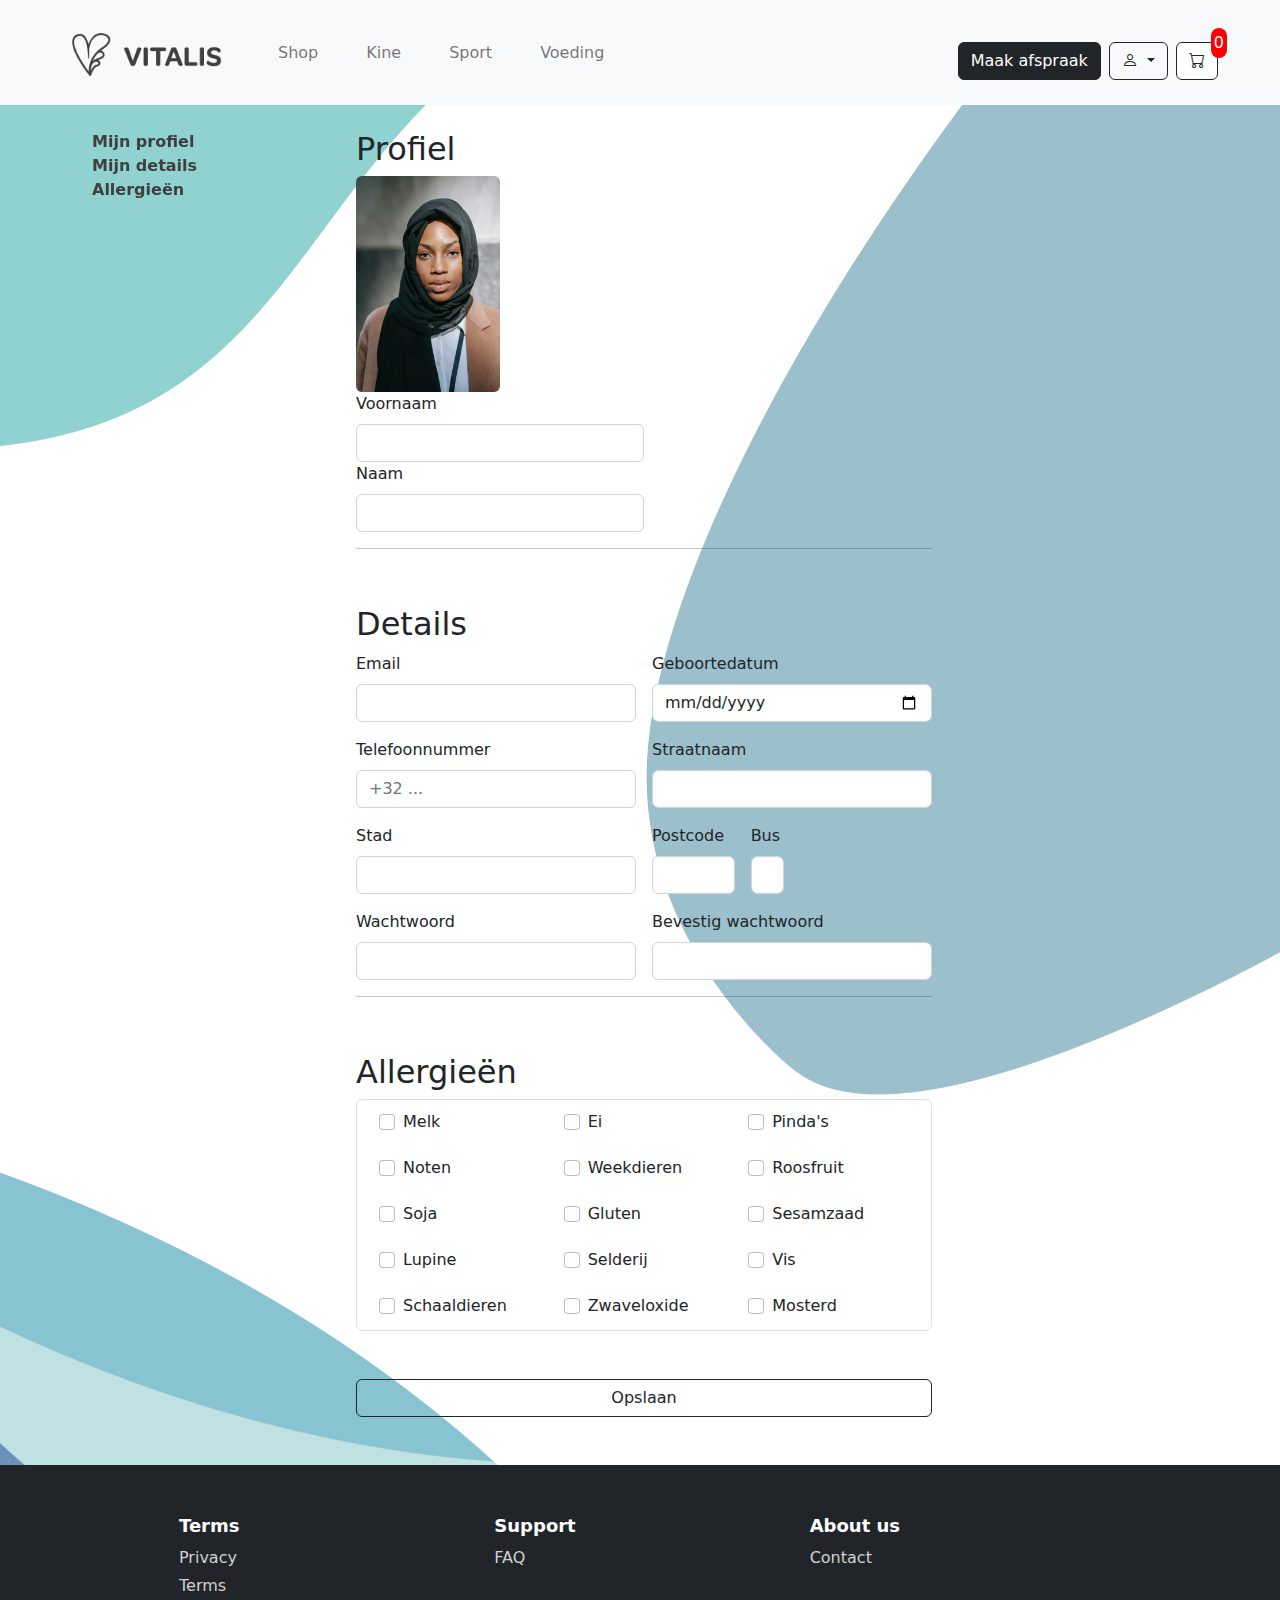
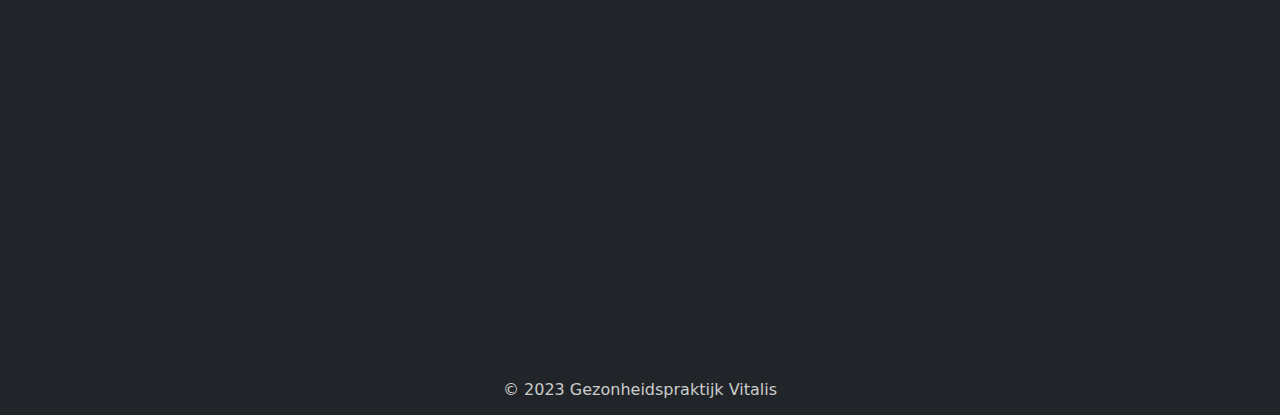
<file: Instellingenprofiel.html>
<!DOCTYPE html>
<html lang="en">
<head>
    <meta charset="UTF-8">
    <title>instellingen profiel</title>
    <link rel="stylesheet" href="bootstrap-5.2.3-dist/css/bootstrap-grid.min.css">
    <link rel="stylesheet" href="bootstrap-5.2.3-dist/css/bootstrap.min.css">
    <link rel="stylesheet" href="https://cdn.jsdelivr.net/npm/bootstrap-icons@1.5.0/font/bootstrap-icons.css">
    <link rel="stylesheet" href="bootstrap-5.2.3-dist/css/bootstrap-reboot.min.css">
    <meta name="viewport" content="width=device-width, initial-scale=1.0">
    <link rel="stylesheet" href="https://cdnjs.cloudflare.com/ajax/libs/font-awesome/6.4.0/css/all.min.css" integrity="sha512-iecdLmaskl7CVkqkXNQ/ZH/XLlvWZOJyj7Yy7tcenmpD1ypASozpmT/E0iPtmFIB46ZmdtAc9eNBvH0H/ZpiBw==" crossorigin="anonymous" referrerpolicy="no-referrer" />
    <script defer src="bootstrap-5.2.3-dist/js/bootstrap.bundle.js"></script>
    <link rel="stylesheet" href="instellingenprofiel.css">
    <script defer src="instellingenprofiel.js"></script>

</head>
<body>
<!--Nav bar-->
<nav class="navbar navbar-expand-lg navbar-light bg-light ">

    <div class="container-fluid">
        <a class="navbar-brand mb-lg-3" href="index.html">
            <img alt="vitalis" src="Assets/Middel%201.png" width="150" height="auto" class="d-inline-block align-text-top">
        </a>
        <button class="navbar-toggler" type="button" data-bs-toggle="collapse" data-bs-target="#navbarNav" aria-controls="navbarNav" aria-expanded="false" aria-label="Toggle navigation">
            <span class="navbar-toggler-icon"></span>
        </button>
        <div class="collapse navbar-collapse" id="navbarNav">
            <ul class="navbar-nav mx-3 me-auto mb-2 mb-lg-3">
                <li class="nav-item">
                    <a class="nav-link mx-3" href="shop.html">Shop</a>
                </li>

                <li class="nav-item">
                    <a class="nav-link mx-3" href="InfoPage_Kine.html">Kine</a>
                </li>
                <li class="nav-item">
                    <a class="nav-link mx-3" href="InfoPage_Sport.html">Sport</a>
                </li>
                <li class="nav-item">
                    <a class="nav-link mx-3" href="InfoPage_Voeding.html">Voeding</a>
                </li>
            </ul>
            <div class="d-flex">
                <a href="Afspraken.html" target="_blank" class="btn btn-dark me-2">Maak afspraak</a>
                <div class="dropdown-center">
                    <button class="btn btn-outline-dark dropdown-toggle me-2" type="button" href="#" id="dropdown-menu" data-bs-toggle="dropdown" aria-expanded="false">
                        <i class="bi bi-person"></i>
                    </button>
                    <ul class="dropdown-menu">
                        <li><a class="dropdown-item" href="login.html">Login</a></li>
                        <li><a class="dropdown-item" href="registreer.html">Registreer</a></li>
                        <li><a class="dropdown-item" href="Instellingenprofiel.html">Instellingen profiel</a></li>
                    </ul>
                </div>

                <!--                Cart-->
                <a href="cart.html">
                    <div class="btn btn-outline-dark cart">
                        <i class="bi bi-cart"></i>
                        <div id="cartAmount" class="cartAmount">0</div>
                    </div>
                </a>
            </div>
        </div>
    </div>
</nav>

<!--Mini nav-->
<main>
    <div class="row">
        <div class="col-3" id="mini_nav2">
            <ul id="mini_nav">
                <li>
                    <a href=#profielinfo>Mijn profiel</a>
                </li>
                <li>
                    <a href="#profielinfo2">Mijn details</a>
                </li>
                <li>
                    <a href="#profielinfo3">Allergieën</a>
                </li>
            </ul>
        </div>
<!--        1ste deel profiel-->
        <form class="col">
        <div class="col-8">
            <div class="row-g-3">
                <h2 id="profielinfo">Profiel</h2>
                    <div class="col-md-3">
                        <img src="Assets/pexels-ono-kosuki-6000065.jpg" class="img-fluid rounded" alt="Responsive image">
                    </div>
                    <div class="col-md-6">
                        <label for="name" class="form-label">Voornaam</label>
                        <input type="text" class="form-control" id="name">
                    </div>
                    <div class="col-md-6">
                        <label for="lastName" class="form-label">Naam</label>
                        <input type="text" class="form-control" id="lastName">
                    </div>
                <hr>
            <!--Form 2nd part-->
            <h2 id="profielinfo2">Details</h2>
            <div class="row g-3">
                <div class="col-md-6">
                    <label for="inputEmail4" class="form-label">Email</label>
                    <input type="email" class="form-control" id="inputEmail4">
                </div>
                <div class="col-md-6">
                    <label for="inputDate" class="form-label">Geboortedatum</label>
                    <input type="date" class="form-control" id="inputDate">
                </div>
                <div class="col-6">
                    <label for="phoneNumber" class="form-label">Telefoonnummer</label>
                    <input type="text" class="form-control" id="phoneNumber" placeholder="+32 ...">
                </div>
                <div class="col-6">
                    <label for="inputAddress" class="form-label">Straatnaam</label>
                    <input type="text" class="form-control" id="inputAddress">
                </div>
                <div class="col-md-6">
                    <label for="inputCity" class="form-label">Stad</label>
                    <input type="text" class="form-control" id="inputCity">
                </div>
                <div class="col-md-2">
                    <label for="inputZip" class="form-label">Postcode</label>
                    <input type="text" class="form-control" id="inputZip">
                </div>
                <div class="col-md-1">
                    <label for="inputMailbox" class="form-label">Bus</label>
                    <input type="text" class="form-control" id="inputMailbox">
                </div>
                <div class="col-md-6">
                    <label for="password" class="form-label">Wachtwoord</label>
                    <input type="password" class="form-control" id="password" required>
                </div>
                <div class="col-md-6">
                    <label for="confirm_password" class="form-label">Bevestig wachtwoord</label>
                    <input type="password" class="form-control" id="confirm_password" required>
                </div>
            </div>
            <hr>
            <!--Form 3th part-->

            <h2 id="profielinfo3">Allergieën</h2>
<!--            border-->
            <div class="border border-1 rounded-2">
<!--                allergie tiks-->
            <div class="container">
                <div class="row" id="allergie">
                    <div class="col-sm">
                        <div class="form-check form-check-inline">
                            <input class="form-check-input" type="checkbox" id="inlineCheckbox1" value="option1">
                            <label class="form-check-label" for="inlineCheckbox1">Melk</label>
                        </div>
                    </div>
                    <div class="col-sm">
                        <div class="form-check form-check-inline">
                            <input class="form-check-input" type="checkbox" id="inlineCheckbox2" value="option2">
                            <label class="form-check-label" for="inlineCheckbox2">Ei</label>
                        </div>
                    </div>
                    <div class="col-sm">
                        <div class="form-check form-check-inline">
                            <input class="form-check-input" type="checkbox" id="inlineCheckbox3" value="option3">
                            <label class="form-check-label" for="inlineCheckbox3">Pinda's</label>
                        </div>
                    </div>
                </div>
            </div>
            <div class="container">
                <div class="row" id="allergie">
                    <div class="col-sm">
                        <div class="form-check form-check-inline">
                            <input class="form-check-input" type="checkbox" id="inlineCheckbox4" value="option4">
                            <label class="form-check-label" for="inlineCheckbox4">Noten</label>
                        </div>
                    </div>
                    <div class="col-sm">
                        <div class="form-check form-check-inline">
                            <input class="form-check-input" type="checkbox" id="inlineCheckbox5" value="option5">
                            <label class="form-check-label" for="inlineCheckbox5">Weekdieren</label>
                        </div>
                    </div>
                    <div class="col-sm">
                        <div class="form-check form-check-inline">
                            <input class="form-check-input" type="checkbox" id="inlineCheckbox6" value="option6">
                            <label class="form-check-label" for="inlineCheckbox6">Roosfruit</label>
                        </div>
                    </div>
                </div>
            </div>
            <div class="container">
                <div class="row" id="allergie">
                    <div class="col-sm">
                        <div class="form-check form-check-inline">
                            <input class="form-check-input" type="checkbox" id="inlineCheckbox7" value="option7">
                            <label class="form-check-label" for="inlineCheckbox7">Soja</label>
                        </div>
                    </div>
                    <div class="col-sm">
                        <div class="form-check form-check-inline">
                            <input class="form-check-input" type="checkbox" id="inlineCheckbox8" value="option8">
                            <label class="form-check-label" for="inlineCheckbox8">Gluten</label>
                        </div>
                    </div>
                    <div class="col-sm">
                        <div class="form-check form-check-inline">
                            <input class="form-check-input" type="checkbox" id="inlineCheckbox9" value="option9">
                            <label class="form-check-label" for="inlineCheckbox9">Sesamzaad</label>
                        </div>
                    </div>
                </div>
            </div>
            <div class="container">
                <div class="row" id="allergie">
                    <div class="col-sm">
                        <div class="form-check form-check-inline">
                            <input class="form-check-input" type="checkbox" id="inlineCheckbox10" value="option10">
                            <label class="form-check-label" for="inlineCheckbox10">Lupine</label>
                        </div>
                    </div>
                    <div class="col-sm">
                        <div class="form-check form-check-inline">
                            <input class="form-check-input" type="checkbox" id="inlineCheckbox11" value="option11">
                            <label class="form-check-label" for="inlineCheckbox11">Selderij</label>
                        </div>
                    </div>
                    <div class="col-sm">
                        <div class="form-check form-check-inline">
                            <input class="form-check-input" type="checkbox" id="inlineCheckbox12" value="option12">
                            <label class="form-check-label" for="inlineCheckbox12">Vis</label>
                        </div>
                    </div>
                </div>
            </div>
            <div class="container">
                <div class="row" id="allergie">
                    <div class="col-sm">
                        <div class="form-check form-check-inline">
                            <input class="form-check-input" type="checkbox" id="inlineCheckbox13" value="option13">
                            <label class="form-check-label" for="inlineCheckbox13">Schaaldieren</label>
                        </div>
                    </div>
                    <div class="col-sm">
                        <div class="form-check form-check-inline">
                            <input class="form-check-input" type="checkbox" id="inlineCheckbox14" value="option14">
                            <label class="form-check-label" for="inlineCheckbox14">Zwaveloxide</label>
                        </div>
                    </div>
                    <div class="col-sm">
                        <div class="form-check form-check-inline">
                            <input class="form-check-input" type="checkbox" id="inlineCheckbox15" value="option15">
                            <label class="form-check-label" for="inlineCheckbox15">Mosterd</label>
                        </div>
                    </div>
                </div>
            </div>
            </div>
            </div>
                <div class="col pt-5 pb-5">
                <button type="submit" class="btn btn-outline-dark w-100">Opslaan</button>
                </div>
            </div>
            </span>
        </form>
    </div>
</main>


<!--footer-->

<footer class="bg-dark" id="myFooter">
    <div class="container">
        <div class="row">
            <div class="col-sm-4">
                <h5>Terms</h5>
                <ul>
                    <li><a href="#">Privacy</a></li>
                    <li><a href="#">Terms</a></li>
                    <!--                        <li><a href="#">Reviews</a></li>-->
                </ul>
            </div>
            <div class="col-sm-4">
                <h5>Support</h5>
                <ul>
                    <li><a href="#">FAQ</a></li>
                    <!--                        <li><a href="#">Help desk</a></li>-->
                    <!--                        <li><a href="#">Forums</a></li>-->
                </ul>
            </div>
            <div class="col-sm-4">
                <h5>About us</h5>
                <ul>
                    <li><a href="contactPagina.html">Contact</a></li>
                    <!--                        <li><a href="#">Terms of Use</a></li>-->
                    <!--                        <li><a href="#">Privacy Policy</a></li>-->
                </ul>
            </div>
        </div>
        <iframe src="https://www.google.com/maps/embed?pb=!1m18!1m12!1m3!1d2516.9489727731398!2d4.700553276080718!3d50.88765477167896!2m3!1f0!2f0!3f0!3m2!1i1024!2i768!4f13.1!3m3!1m2!1s0x47c160c54491777f%3A0xc12bccd892a575f0!2sVaartkom%2C%203000%20Leuven!5e0!3m2!1snl!2sbe!4v1684756140361!5m2!1snl!2sbe" width="100%" height="250" style="border:0;" allowfullscreen="" loading="lazy" referrerpolicy="no-referrer-when-downgrade"></iframe>

    </div>
    <div class="footer_socials text-center p-4">
        <a href="https://www.facebook.com/profile.php?id=100093058595409" target="_blank" class="twitter p-3"><i class="fab fa-facebook"></i></a>
        <a href="https://www.instagram.com/vitalishealthbe/" target="_blank" class="facebook p-3"><i class="fab fa-instagram"></i></a>
        <!--        <a href="#" target="_blank" class="google p-3"><i class="fab fa-linkedin-in"></i></a>-->
    </div>
    <div class="footer-copyright bg-dark">
        <p>© 2023 Gezonheidspraktijk Vitalis </p>
    </div>
</footer>


</body>
</html>
</file>
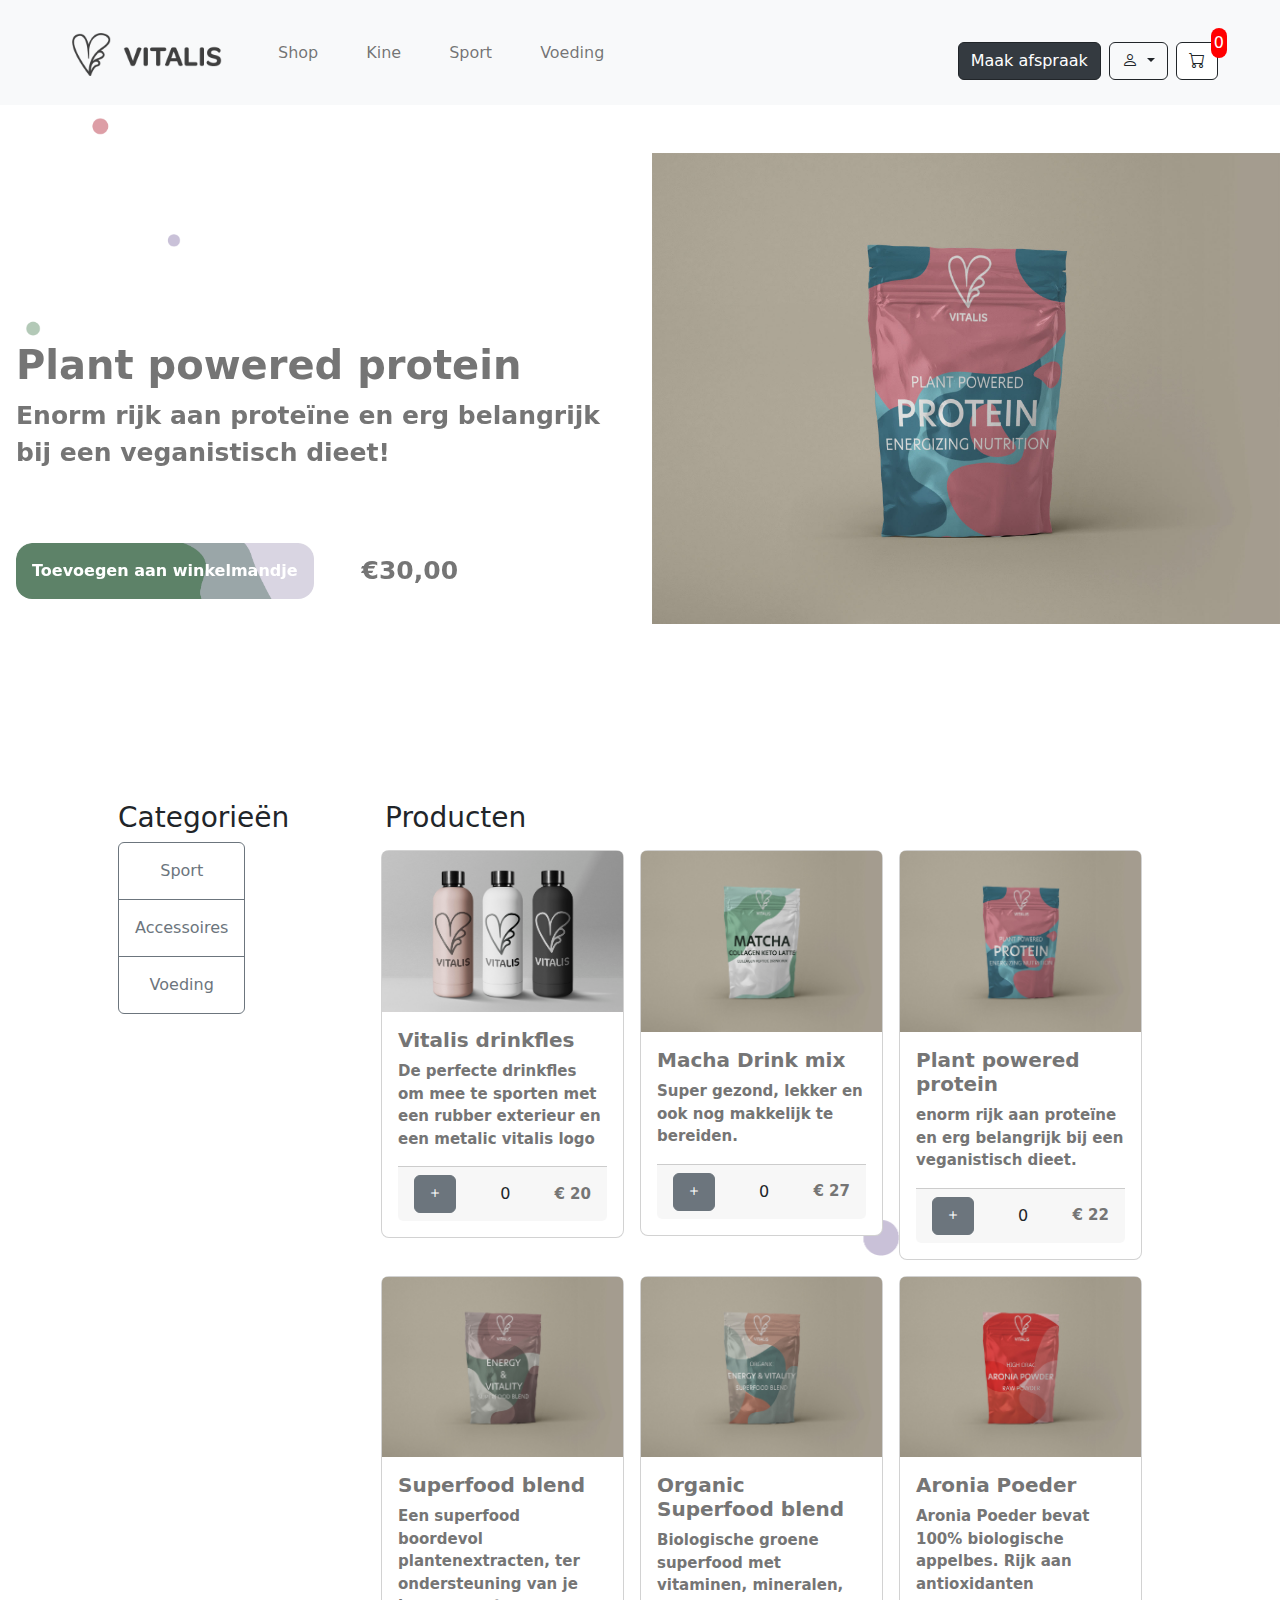
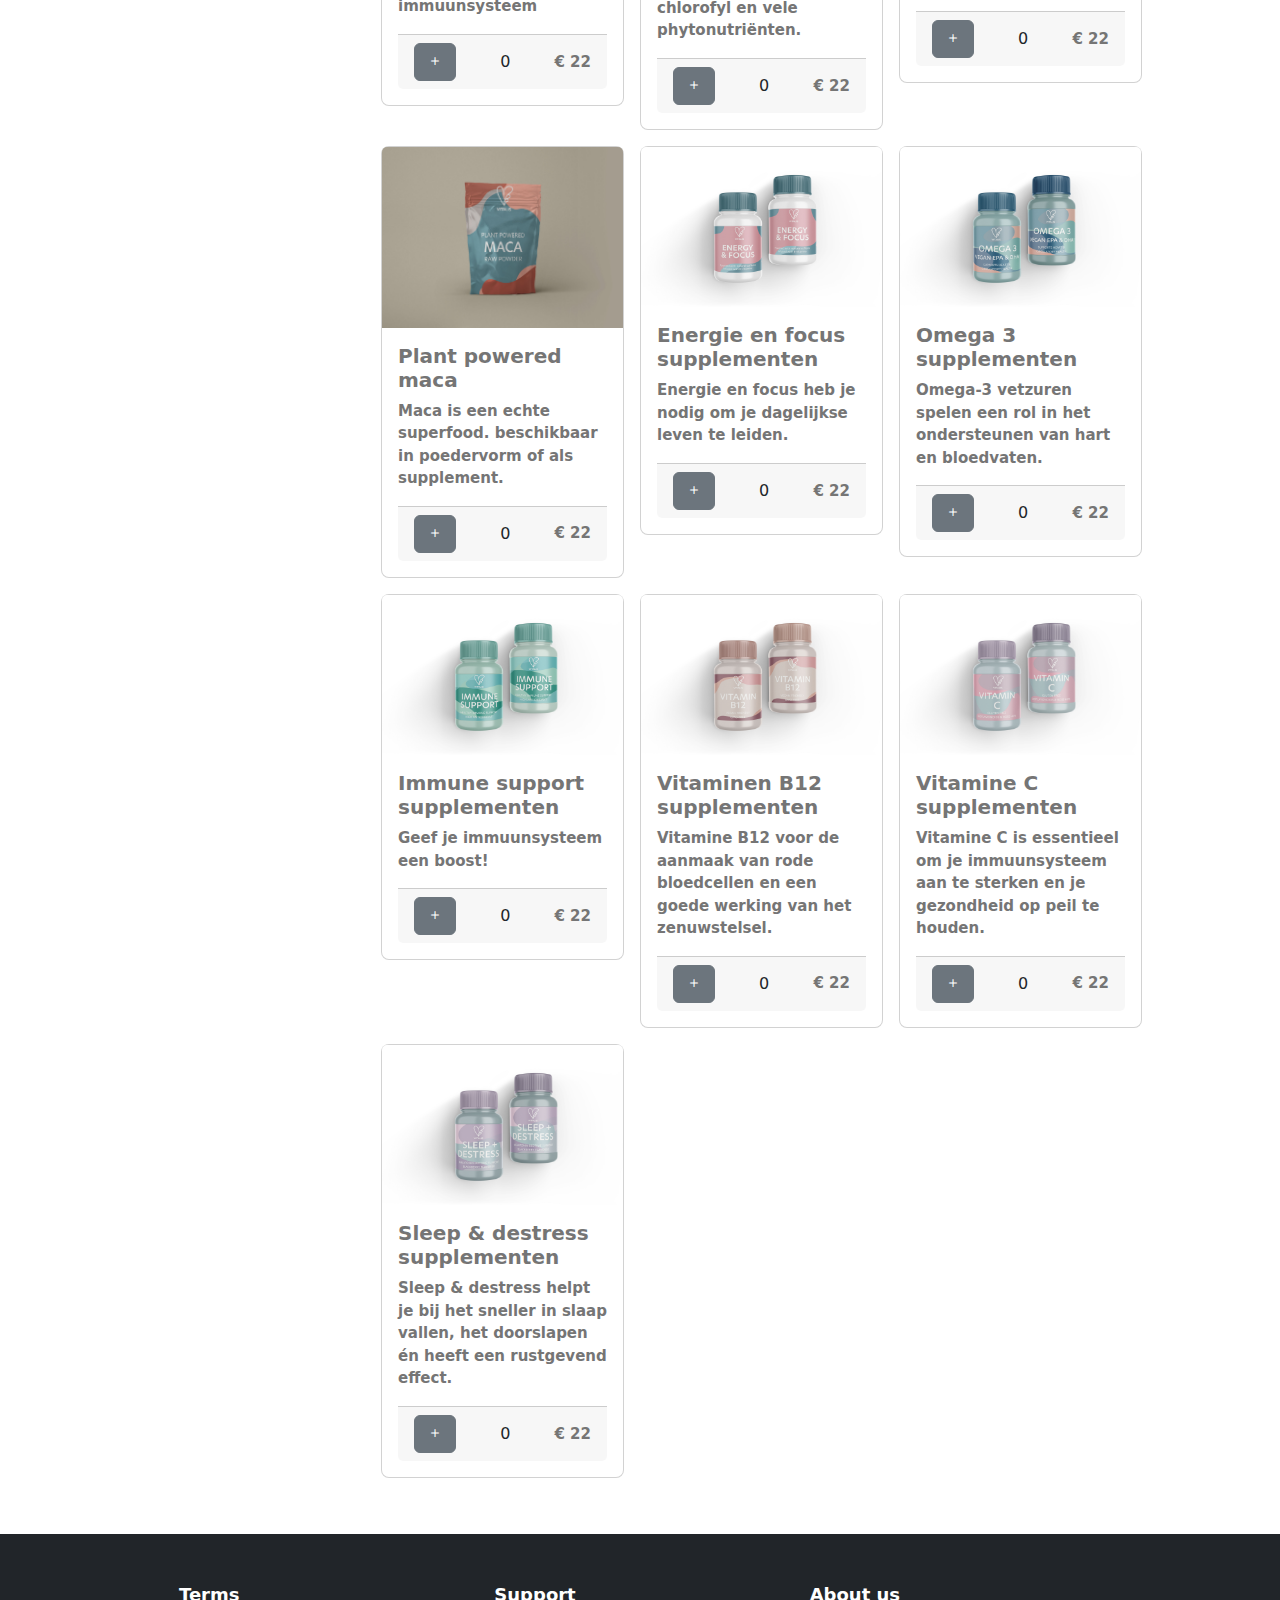
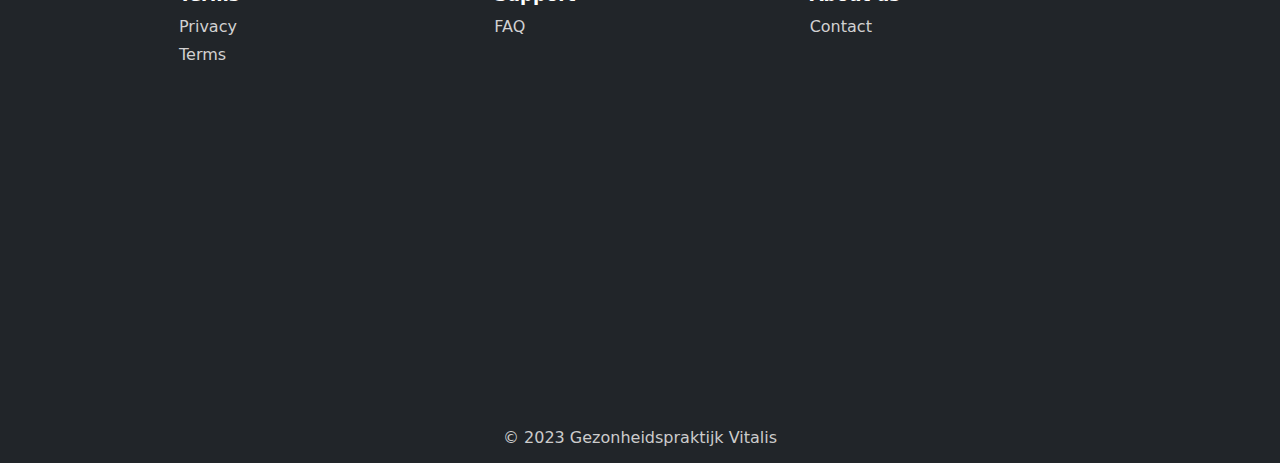
<file: shop.html>
<!DOCTYPE html>
<html lang="en">
<head>
  <meta charset="UTF-8">
  <title>Shop page</title>
  <meta name="viewport" content="width=device-width, initial-scale=1.0">
  <link rel="stylesheet" href="bootstrap-5.2.3-dist/css/bootstrap.min.css">
  <link rel="stylesheet" href="https://cdnjs.cloudflare.com/ajax/libs/font-awesome/6.4.0/css/all.min.css" integrity="sha512-iecdLmaskl7CVkqkXNQ/ZH/XLlvWZOJyj7Yy7tcenmpD1ypASozpmT/E0iPtmFIB46ZmdtAc9eNBvH0H/ZpiBw==" crossorigin="anonymous" referrerpolicy="no-referrer" />



  <link rel="stylesheet" href="bootstrap-5.2.3-dist/css/bootstrap-grid.min.css">
  <link rel="stylesheet" href="bootstrap-5.2.3-dist/css/bootstrap.min.css">
  <link rel="stylesheet" href="https://cdn.jsdelivr.net/npm/bootstrap-icons@1.5.0/font/bootstrap-icons.css">
  <link rel="stylesheet" href="bootstrap-5.2.3-dist/css/bootstrap-reboot.min.css">
  <meta name="viewport" content="width=device-width, initial-scale=1.0">
  <script defer src="bootstrap-5.2.3-dist/js/bootstrap.bundle.js"></script>
  <script src="https://code.jquery.com/jquery-3.6.0.min.js"></script>
  <link rel="stylesheet" href="shop.css">
  <script src="shop.js" defer></script>

</head>
<body>
<!--NAV-->
<nav class="navbar navbar-expand-lg navbar-light bg-light ">

  <div class="container-fluid">
    <a class="navbar-brand mb-lg-3" href="index.html">
      <img alt="vitalis" src="Assets/Middel%201.png" width="150" height="auto" class="d-inline-block align-text-top">
    </a>
    <button class="navbar-toggler" type="button" data-bs-toggle="collapse" data-bs-target="#navbarNav" aria-controls="navbarNav" aria-expanded="false" aria-label="Toggle navigation">
      <span class="navbar-toggler-icon"></span>
    </button>
    <div class="collapse navbar-collapse" id="navbarNav">
      <ul class="navbar-nav mx-3 me-auto mb-2 mb-lg-3">
        <li class="nav-item">
          <a class="nav-link mx-3" href="shop.html">Shop</a>
        </li>

        <li class="nav-item">
          <a class="nav-link mx-3" href="InfoPage_Kine.html">Kine</a>
        </li>
        <li class="nav-item">
          <a class="nav-link mx-3" href="InfoPage_Sport.html">Sport</a>
        </li>
        <li class="nav-item">
          <a class="nav-link mx-3" href="InfoPage_Voeding.html">Voeding</a>
        </li>
      </ul>
      <div class="d-flex">
        <a href="Afspraken.html" class="btn btn-dark me-2">Maak afspraak</a>
        <div class="dropdown-center">
          <button class="btn btn-outline-dark dropdown-toggle me-2" type="button" href="#" id="dropdown-menu" data-bs-toggle="dropdown" aria-expanded="false">
            <i class="bi bi-person"></i>
          </button>
          <ul class="dropdown-menu">
            <li><a class="dropdown-item" href="login.html">Login</a></li>
            <li><a class="dropdown-item" href="registreer.html">Registreer</a></li>
            <li><a class="dropdown-item" href="Instellingenprofiel.html">Instellingen profiel</a></li>
          </ul>
        </div>

        <!--                Cart-->
        <a href="cart.html">
        <div class="btn btn-outline-dark cart">
          <i class="bi bi-cart"></i>
          <div id="cartAmount" class="cartAmount">0</div>
        </div>
        </a>
      </div>
    </div>
  </div>
</nav>

<!--CAROUSEL-->
<div id="myCarousel" class="carousel slide" data-ride="carousel" data-bs-ride="carousel">
  <!-- Wrapper for slides -->
  <div class="carousel-inner">
    <div class="carousel-item active">
      <div class="row carousel_reclame">
        <div class="col-md-6">
          <div class="card border-0 textcarousel">
            <div class="card-body">
              <h5 class="card-title">Plant powered protein</h5>
              <p class="card-text">Enorm rijk aan proteïne en erg belangrijk bij een veganistisch dieet!</p>
            </div>
            <div class="d-flex align-items-center p-3">
              <button onclick="increment('sdfsfhhhhhh')" type="button" class="btn-image white-text border-0 p-3 my-4 rounded-4 hover-shadow">Toevoegen aan winkelmandje</button>
              <p class="m-5 prijs">€30,00</p>
            </div>
          </div>
        </div>
        <div class="col-6 py-5 pr-0 float-end">
          <img src="Assets/vitalis_product_protien.png" class="img-fluid" style="width: 100%">
        </div>
      </div>
    </div>

    <!-- ITEM 2 -->
    <div class="carousel-item">
      <div class="row carousel_reclame">
        <div class="col-md-6">
          <div class="card border-0 textcarousel">
            <div class="card-body">
              <h5 class="card-title">Macha Drink mix</h5>
              <p class="card-text">Super gezond, lekker en ook nog makkelijk te bereiden!</p>
            </div>
            <div class="d-flex align-items-center p-3">
              <button onclick="increment('sdfsfsfsdf')" type="button" class="btn-image white-text border-0 p-3 my-4 rounded-4">Toevoegen aan winkelmandje</button>
              <p class="m-5 prijs">€15,00</p>
            </div>
          </div>
        </div>
        <div class="col-6 py-5 pr-0 float-end">
          <img src="Assets/vitalis_product_macha.png" class="img-fluid" style="width: 100%">
        </div>
      </div>
    </div>
  </div>
</div>

<script>
  $('#myCarousel').on('slide.bs.carousel', function () {
    // DO SOMETHING
  })
</script>

<!-- Zoekfunctie-->
<!--<div class="container">-->
<!--  <form>-->
<!--    <div class="input-group">-->
<!--      <input type="text" class="form-control" placeholder="Zoekterm" aria-label="Zoekterm">-->
<!--      <button class="btn btn-primary" type="submit">Zoeken</button>-->
<!--    </div>-->
<!--  </form>-->
<!--</div>-->

<!--STORE-->
<div id="storecards" class="container mt-2 p-5">
  <div class="row">
    <div class="col-md-3">
      <!-- Categorieën -->
      <h3>Categorieën</h3>
      <div class="btn-group-vertical">
<!--        <input type="button" class="btn-check" name="options" id="option1" />-->
        <label onclick="filter('Sport', this)" class="btn btn-outline-secondary btncategories p-3" for="option1">Sport</label>

<!--        <input type="button" class="btn-check" name="options" id="option2"/>-->
        <label onclick="filter('Accessoires', this)" class="btn btn-outline-secondary btncategories p-3" for="option2">Accessoires</label>

<!--        <input type="button" class="btn-check" name="options" id="option3"/>-->
        <label onclick="filter('Voeding', this)" class="btn btn-outline-secondary btncategories p-3" for="option3">Voeding</label>

        <!-- Voeg hier andere categorieën toe -->
      </div>
    </div>



    <div class="col-md-9">
      <!-- Producten -->
      <h3>Producten</h3>
      <div class="row productenbg">
        <div class="row" id="shop">
<!--          CLASS CATEGORIES-->
<!--VAN HIER-->
<!--          <div class="col-md-4 p-2 Accessoires">-->
<!--            <div class="card rounded-3">-->
<!--              <img src="Assets/vitalis_product_drinkfles.png" class="card-img-top" alt="Product 2">-->
<!--              <div class="card-body boxshadow">-->
<!--                <h5 class="card-title">Product 2</h5>-->
<!--                <p class="card-text">Beschrijving van</p>-->
<!--                <div class="card-footer d-flex justify-content-between align-items-center">-->
<!--                  <button class="btn btn-secondary"><i class="bi bi-plus"></i></button>-->
<!--                  <p class="m-0 prijs">€19,99</p>-->
<!--                </div>-->
<!--              </div>-->
<!--            </div>-->
<!--          </div>-->


<!--          <div class="col-md-4 p-2 Sport">-->
<!--            <div class="card rounded-3">-->
<!--              <img src="Assets/vitalis_product_vitaminen.png" class="card-img-top" alt="Product 1">-->
<!--              <div class="card-body boxshadow">-->
<!--                <h5 class="card-title">Vitaminen</h5>-->
<!--                <p class="card-text">popping the pillies</p>-->
<!--                <div class="card-footer d-flex justify-content-between align-items-center">-->
<!--                  <button class="btn btn-secondary"><i class="bi bi-plus"></i></button>-->
<!--                  <p class="m-0 prijs">€19,99</p>-->
<!--                </div>-->
<!--              </div>-->
<!--            </div>-->
<!--          </div>-->

<!--          <div class="col-md-4 p-2 Voeding">-->
<!--            <div class="card rounded-3">-->
<!--              <img src="Assets/vitalis_product_vitaminen2.png" class="card-img-top" alt="Product 1">-->
<!--              <div class="card-body boxshadow">-->
<!--                <h5 class="card-title">Vitaminen</h5>-->
<!--                <p class="card-text">popping the pillies</p>-->
<!--                <div class="card-footer d-flex justify-content-between align-items-center">-->
<!--                  <button class="btn btn-secondary"><i class="bi bi-plus"></i></button>-->
<!--                  <p class="m-0 prijs">€19,99</p>-->
<!--                </div>-->
<!--              </div>-->
<!--            </div>-->
<!--          </div>-->

<!--          <div class="col-md-4 p-2 Voeding">-->
<!--            <div class="card rounded-3">-->
<!--              <img src="Assets/vitalis_product_vitaminen3.png" class="card-img-top" alt="Product 1">-->
<!--              <div class="card-body boxshadow">-->
<!--                <h5 class="card-title">Vitaminen</h5>-->
<!--                <p class="card-text">popping the pillies</p>-->
<!--                <div class="card-footer d-flex justify-content-between align-items-center">-->
<!--                  <button class="btn btn-secondary"><i class="bi bi-plus"></i></button>-->
<!--                  <p class="m-0 prijs">€19,99</p>-->
<!--                </div>-->
<!--              </div>-->
<!--            </div>-->
<!--          </div>-->

<!--          <div class="col-md-4 p-2 Voeding">-->
<!--            <div class="card rounded-3">-->
<!--              <img src="Assets/vitalis_product_vitaminen4.png" class="card-img-top" alt="Product 1">-->
<!--              <div class="card-body boxshadow">-->
<!--                <h5 class="card-title">Vitaminen</h5>-->
<!--                <p class="card-text">popping the pillies</p>-->
<!--                <div class="card-footer d-flex justify-content-between align-items-center">-->
<!--                  <button class="btn btn-secondary"><i class="bi bi-plus"></i></button>-->
<!--                  <p class="m-0 prijs">€19,99</p>-->
<!--                </div>-->
<!--              </div>-->
<!--            </div>-->
<!--          </div>-->

<!--          <div class="col-md-4 p-2 Voeding">-->
<!--            <div class="card rounded-3">-->
<!--              <img src="Assets/vitalis_product_vitaminen5.png" class="card-img-top" alt="Product 1">-->
<!--              <div class="card-body boxshadow">-->
<!--                <h5 class="card-title">Vitaminen</h5>-->
<!--                <p class="card-text">popping the pillies</p>-->
<!--                <div class="card-footer d-flex justify-content-between align-items-center">-->
<!--                  <button class="btn btn-secondary"><i class="bi bi-plus"></i></button>-->
<!--                  <p class="m-0 prijs">€19,99</p>-->
<!--                </div>-->
<!--              </div>-->
<!--            </div>-->
<!--          </div>-->

<!--          <div class="col-md-4 p-2 Voeding">-->
<!--            <div class="card rounded-3">-->
<!--              <img src="Assets/vitalis_product_vitaminen6.png" class="card-img-top" alt="Product 1">-->
<!--              <div class="card-body boxshadow">-->
<!--                <h5 class="card-title">Vitaminen</h5>-->
<!--                <p class="card-text">popping the pillies</p>-->
<!--                <div class="card-footer d-flex justify-content-between align-items-center">-->
<!--                  <button class="btn btn-secondary"><i class="bi bi-plus"></i></button>-->
<!--                  <p class="m-0 prijs">€19,99</p>-->
<!--                </div>-->
<!--              </div>-->
<!--            </div>-->
<!--          </div>-->

<!--          <div class="col-md-4 p-2 Voeding">-->
<!--            <div class="card rounded-3">-->
<!--              <img src="Assets/vitalis_product_protien.png" class="card-img-top" alt="Product 3">-->
<!--              <div class="card-body boxshadow">-->
<!--                <h5 class="card-title">Product 3</h5>-->
<!--                <p class="card-text">Beschrijving van</p>-->
<!--                <div class="card-footer d-flex justify-content-between align-items-center">-->
<!--                  <button class="btn btn-secondary"><i class="bi bi-plus"></i></button>-->
<!--                  <p class="m-0 prijs">€19,99</p>-->
<!--                </div>-->
<!--              </div>-->
<!--            </div>-->
<!--          </div>-->
<!--          &lt;!&ndash; Voeg hier andere productkaarten toe &ndash;&gt;-->


<!--          <div class="col-md-4 p-2 Voeding">-->
<!--            <div class="card rounded-3">-->
<!--              <img src="Assets/vitalis_product_suplement3.png" class="card-img-top" alt="Product 3">-->
<!--              <div class="card-body boxshadow">-->
<!--                <h5 class="card-title">Product 3</h5>-->
<!--                <p class="card-text">Beschrijving van</p>-->
<!--                <div class="card-footer d-flex justify-content-between align-items-center">-->
<!--                  <button class="btn btn-secondary"><i class="bi bi-plus"></i></button>-->
<!--                  <p class="m-0 prijs">€19,99</p>-->
<!--                </div>-->
<!--              </div>-->
<!--            </div>-->
<!--          </div>-->

<!--          <div class="col-md-4 p-2 Voeding">-->
<!--            <div class="card rounded-3">-->
<!--              <img src="Assets/vitalis_product_suplement4.png" class="card-img-top" alt="Product 3">-->
<!--              <div class="card-body boxshadow">-->
<!--                <h5 class="card-title">Product 3</h5>-->
<!--                <p class="card-text">Beschrijving van</p>-->
<!--                <div class="card-footer d-flex justify-content-between align-items-center">-->
<!--                  <button class="btn btn-secondary"><i class="bi bi-plus"></i></button>-->
<!--                  <p class="m-0 prijs">€19,99</p>-->
<!--                </div>-->
<!--              </div>-->
<!--            </div>-->
<!--          </div>-->


<!--          <div class="col-md-4 p-2 Voeding">-->
<!--            <div class="card rounded-3">-->
<!--              <img src="Assets/vitalis_product_suplement5.png" class="card-img-top" alt="Product 3">-->
<!--              <div class="card-body boxshadow">-->
<!--                <h5 class="card-title">Product 3</h5>-->
<!--                <p class="card-text">Beschrijving van</p>-->
<!--                <div class="card-footer d-flex justify-content-between align-items-center">-->
<!--                  <button class="btn btn-secondary"><i class="bi bi-plus"></i></button>-->
<!--                  <p class="m-0 prijs">€19,99</p>-->
<!--                </div>-->
<!--              </div>-->
<!--            </div>-->
<!--          </div>-->


<!--          <div class="col-md-4 p-2 Voeding">-->
<!--            <div class="card rounded-3">-->
<!--              <img src="Assets/vitalis_product_suplement6.png" class="card-img-top" alt="Product 3">-->
<!--              <div class="card-body boxshadow">-->
<!--                <h5 class="card-title">Product 3</h5>-->
<!--                <p class="card-text">Beschrijving van</p>-->
<!--                <div class="card-footer d-flex justify-content-between align-items-center">-->
<!--                  <button class="btn btn-secondary"><i class="bi bi-plus"></i></button>-->
<!--                  <p class="m-0 prijs">€19,99</p>-->
<!--                </div>-->
<!--              </div>-->
<!--            </div>-->
<!--          </div>-->

<!--TOT hier-->


<!--          ////-->
        </div>

</div>
    </div>
  </div>
</div>

<!--Footer-->
<footer class="bg-dark" id="myFooter">
  <div class="container">
    <div class="row">
      <div class="col-sm-4">
        <h5>Terms</h5>
        <ul>
          <li><a href="#">Privacy</a></li>
          <li><a href="#">Terms</a></li>
          <!--                        <li><a href="#">Reviews</a></li>-->
        </ul>
      </div>
      <div class="col-sm-4">
        <h5>Support</h5>
        <ul>
          <li><a href="#">FAQ</a></li>
          <!--                        <li><a href="#">Help desk</a></li>-->
          <!--                        <li><a href="#">Forums</a></li>-->
        </ul>
      </div>
      <div class="col-sm-4">
        <h5>About us</h5>
        <ul>
          <li><a href="contactPagina.html">Contact</a></li>
          <!--                        <li><a href="#">Terms of Use</a></li>-->
          <!--                        <li><a href="#">Privacy Policy</a></li>-->
        </ul>
      </div>
    </div>
    <iframe src="https://www.google.com/maps/embed?pb=!1m18!1m12!1m3!1d2516.9489727731398!2d4.700553276080718!3d50.88765477167896!2m3!1f0!2f0!3f0!3m2!1i1024!2i768!4f13.1!3m3!1m2!1s0x47c160c54491777f%3A0xc12bccd892a575f0!2sVaartkom%2C%203000%20Leuven!5e0!3m2!1snl!2sbe!4v1684756140361!5m2!1snl!2sbe" width="100%" height="250" style="border:0;" allowfullscreen="" loading="lazy" referrerpolicy="no-referrer-when-downgrade"></iframe>

  </div>
  <div class="footer_socials text-center p-4">
    <a href="https://www.facebook.com/profile.php?id=100093058595409" target="_blank" class="twitter p-3"><i class="fab fa-facebook"></i></a>
    <a href="https://www.instagram.com/vitalishealthbe/" target="_blank" class="facebook p-3"><i class="fab fa-instagram"></i></a>
    <!--        <a href="#" target="_blank" class="google p-3"><i class="fab fa-linkedin-in"></i></a>-->
  </div>
  <div class="footer-copyright bg-dark">
    <p>© 2023 Gezonheidspraktijk Vitalis </p>
  </div>
</footer>

</body>
</html>
</file>
<file: Style.css>
.navbar {
    padding-left: 60px;
    padding-right: 50px;
    padding-top: 25px;
}
html,
body {
    overflow-x: hidden;
}

/*Iconen kleur*/
.btn-outline-primary:hover {
    color: #fff;  /* tekstkleur wit maken */
}
.bg-img{
    width: 100%;
}

/*Text home page*/
.has-bg-img{
    position: relative;
    text-align: center;
}
.home_tekst{
    position: absolute;
    top: 50%;
    left: 50%;
    transform: translate(-50%, -50%);
    color: white;
    font-weight: bold;
    font-size: 6vw;
    z-index: 2;
}
.home_tekst2{
    position: absolute;
    top: 50%;
    left: 50%;
    transform: translate(-50%, -50%);
    font-size: 6vw;
    /*background-color: black;*/
    opacity: 50%;
}





/*Afdelingen*/

/*Iconen en tekst afdelingen*/
.icons_afdelingen{
    height: 50px;
}
.afdelingen_tekst_sp{
    color: #DA9CA6;
}
.afdelingen_tekst_ki{
    color: #C9C1D8;
}
.afdelingen_tekst_vo{
    color: #B3C9B7;
}

/*Registreer*/
.registreer{
    position: relative;
    text-align: center;
    width: 100%;
}
.registreer img{
    height: 600px;
    width: auto;
}
.registreer p{
    position: absolute;
    top: 40%;
    left: 50%;
    transform: translate(-50%, -50%);

    font-weight: bold;
    font-size: 2vw;
    color: white;
    width: auto;
}

.registreer button{
    position: absolute;
    top: 60%;
    left: 50%;
    transform: translate(-50%, -50%);

    font-weight: bold;
    border-radius: 50px;
    height: 100px;
    width: 300px;
    background-color: #656565;
}

/*FOOTER*/
h6 a{
    text-decoration: none;
}
.footer_socials a i{
    color: white;
    font-size: 30px;
}

.copyright{
    width: 100%;
}


/*FOOTER2 css*/
#myFooter {
    background-color: #182c39;
    color: white;
    padding-top: 20px;
}

#map-container {
    height: 240px;
    width: 100%;
    margin-top: 30px;
    margin-bottom: 10px;
}

#myFooter .row {
    margin: 0 85px;
}

#myFooter .footer-copyright {
    background-color: #10222e;
    padding-top: 3px;
    padding-bottom: 3px;
    text-align: center;
}

#myFooter .footer-copyright p {
    margin: 10px;
    color: #ccc;
}

#myFooter .container {
    width: auto;
}

#myFooter ul {
    list-style-type: none;
    padding-left: 0;
    line-height: 1.7;
}

#myFooter h5 {
    font-size: 18px;
    color: white;
    font-weight: bold;
    margin-top: 30px;
}

#myFooter a {
    color: #d2d1d1;
    text-decoration: none;
}

#myFooter a:hover,
#myFooter a:focus {
    text-decoration: none;
    color: white;
}

#myFooter .social-networks {
    text-align: center;
    padding-top: 30px;
    padding-bottom: 38px;
}

/*CART*/
.cart {
    position: relative;
    background-color: #fff;
    color: #212529;
}
.cartAmount {
    position: absolute;
    top: -15px;
    right: -10px;
    font-size: 16px;
    background-color: red;
    color: white;
    padding: 3px;
    border-radius: 50px;
}


/* Stijlen voor schermen kleiner dan 600 pixels breed */
@media (max-width: 600px) {
    /* Voeg hier je CSS-regels toe */
    img{
        overflow-x: hidden;
    }
    .registreer{
        display: none;
    }
    .werknemers{
        display: none;
    }
}

/* Stijlen voor schermen tussen 601 en 900 pixels breed */
@media (min-width: 601px) and (max-width: 900px) {
    /* Voeg hier je CSS-regels toe */
    img{
        overflow-x: hidden;
    }
    .werknemers{
        display: none;
    }
}







@media screen and (max-width: 414px) {

    #myFooter {
        text-align: center;
    }
    #myFooter .row {
        margin: 0;
    }

    .werknemers{
        display: none;
    }
}
</file>
<file: Style_Afspraken.css>
body {
    background-color: #f8f9fa;
    background-image: url("Assets/Background test.png");
}

#forum {
    max-width: 600px;
    margin: 30px auto;
    background-color: #fff;
    padding: 30px;
    border-radius: 5px;
    box-shadow: 0 2px 4px rgba(0, 0, 0, 0.1);

}

h1 {
    text-align: center;
    font-weight: bold;
    color: #333;
}

h3 {
    color: #333;
}

label {
    font-weight: bold;
}

.form-check-label {
    font-weight: normal;
}

ul {
    padding-left: 20px;
}

li {
    margin-bottom: 5px;
}

button[type="submit"] {
    width: 100%;
    margin-top: 20px;
}

#date,
#time,
#reason{
    border: none;
    background-color: transparent;
    box-shadow: 0 2px 4px rgba(0, 0, 0, 0.1);
    padding: 8px;
    border-radius: 5px;
    width: 100%;
    transition: box-shadow 0.3s ease;
}

#date:focus,
#time:focus {
    outline: none;
    box-shadow: 0 2px 8px rgba(0, 0, 0, 0.3);
}

.employee-list {
    display: flex;
    flex-wrap: wrap;
    justify-content: space-between;
    opacity: 0;
    transition: opacity 0.3s ease;
}

.employee-item {
    flex-basis: calc(33.33% - 20px);
    margin-bottom: 40px;
    text-align: center;
}

.employee-item {
    flex-basis: calc(50% - 20px);
    margin-bottom: 40px;
    text-align: center;
}

.employee-item .employee-image img {
    width: 200%;
    height: auto;
    max-width: 100%;
    max-height: 100%;
}

.employee-name {
    font-weight: bold;
}

.employee-list.active {
    opacity: 1;
}


@media (max-width: 767px) {
    .container {
        margin: 15px auto;
        padding: 15px;
    }
    .employee-item {
        flex-basis: calc(50% - 20px);
    }
}
</file>
<file: cart.css>
.navbar {
    padding-left: 60px;
    padding-right: 50px;
    padding-top: 25px;
}

/*!*CART*! (in de nav)*/
.cart {
    position: relative;
    background-color: #fff;
    color: #212529;
}
.cartAmount {
    position: absolute;
    top: -15px;
    right: -10px;
    font-size: 16px;
    background-color: red;
    color: white;
    padding: 3px;
    border-radius: 50px;
}

/*opmaak*/


.text-center {
    text-align: center;
    margin-bottom: 20px;
}

.HomeBtn,
.checkout,
.removeAll {
    background-color: #212529;
    color: white;
    border: none;
    padding: 6px;
    border-radius: 3px;
    cursor: pointer;
    margin-top: 10px;
}

/*.checkout {*/
/*    background-color: green;*/
/*}*/
.removeAll {
    background-color: red;
}
.bi-x-lg {
    color: red;
    font-weight: bold;
}
</file>
<file: contactPagina.css>
/*contactPagina*/
.navbar {
    padding-left: 60px;
    padding-right: 50px;
    padding-top: 25px;
}

/*Geeft het vitalis logo de juiste grootte.*/
nav div a img {
    width: 150px;
    height: auto;
}

/*Geeft iets meer ruimte tussen de "Contacteer ons" header en de andere elementen.*/
#headerText {
    margin: 1rem 0 1rem 0;
}

#container {
    width: 70%;
}

#contactbox1 {
    width: 25rem;
    height: 28rem;
    background-color: #F8F8F8;
    background-image: url("Assets/background_contactbox1.png");
    border-radius: 25px 0 0 25px;
    padding: 1rem 2.4rem;
}

.contactboxRowSpacing {
    margin: 1rem 0 1rem 0;
}

#contactbox2 {
    background-color: #FDFDFD;
    border-radius: 0 25px 25px 0;
}

#table {
    border-collapse: separate;
    border-spacing: 2rem 0.5rem;
}

table td {
    width: 12rem;
}

#inputMessage {
    resize: none;
}

#verstuurKnop {
    margin: 2rem 0 2rem 0;
}

.boxstyle td {
    width: 100%;
    border: none;
}

.boxstyle td input,
textarea {
    border: none;
    border-radius: 6px;
    box-shadow: 2px 2px 8px grey;
    padding: 0.3rem;
}

input,
textarea:focus {
    outline: none;
}

input[type="radio"] {
    -webkit-appearance: none;
    -moz-appearance: none;
    appearance: none;
    border: 2px solid #3F3F3F;
    border-radius: 50%;
    width: 16px;
    height: 16px;
}

input[type="radio"]:checked {
    background-color: #3F3F3F;
    background-image: url("Assets/whiteCheckmark.png");
    background-repeat: no-repeat;
    background-size: 12px 12px;
}

#inputMessage {
    width: 100%;
}

#labelRadiobuttons {
    font-weight: bold;
}

.ghostText {
    color: darkgrey;
}

.contactbox1icons {
    font-size: 24px;
    margin-top: auto;
}

.contactbox1text {
    font-size: 16px;
    font-weight: bold;
    color: #808080;
}

#contactSocialMediaButtons {
    margin-top: 3rem;
}

/*FOOTER*/
h6 a{
    text-decoration: none;
}
.footer_socials a i{
    color: white;
    font-size: 30px;
}

.copyright{
    width: 100%;
}


/*FOOTER2 css*/
#myFooter {
    background-color: #182c39;
    color: white;
    padding-top: 20px;
}

#map-container {
    height: 240px;
    width: 100%;
    margin-top: 30px;
    margin-bottom: 10px;
}

#myFooter .row {
    margin: 0 85px;
}

#myFooter .footer-copyright {
    background-color: #10222e;
    padding-top: 3px;
    padding-bottom: 3px;
    text-align: center;
}

#myFooter .footer-copyright p {
    margin: 10px;
    color: #ccc;
}

#myFooter .container {
    width: auto;
}

#myFooter ul {
    list-style-type: none;
    padding-left: 0;
    line-height: 1.7;
}

#myFooter h5 {
    font-size: 18px;
    color: white;
    font-weight: bold;
    margin-top: 30px;
}

#myFooter a {
    color: #d2d1d1;
    text-decoration: none;
}

#myFooter a:hover,
#myFooter a:focus {
    text-decoration: none;
    color: white;
}

#myFooter .social-networks {
    text-align: center;
    padding-top: 30px;
    padding-bottom: 38px;
}


@media only screen and (min-width : 500px) and (max-width : 900px) {

    nav div a img {
        width: 200px;
        height: auto;
    }

    #container {
        width: 100%;
    }

    #contactbox1 {
        border-radius: 25px;
        width: auto;
        height: 18rem;
    }

    #contactbox2 {
        border-radius: 25px;
    }

    #table {
        border-spacing: 1rem 0.5rem;
    }

    .contactbox1icons {
        font-size: 26px;
    }

    input[type="radio"] {
        -webkit-appearance: none;
        -moz-appearance: none;
        appearance: none;
        border: 2px solid #3F3F3F;
        border-radius: 50%;
        width: 20px;
        height: 20px;
    }

    input[type="radio"]:checked {
        background-color: #3F3F3F;
        background-image: url("Assets/whiteCheckmark.png");
        background-repeat: no-repeat;
        background-size: 16px 16px;
    }

    .ghostText {
        font-size: 20px;
    }

    .contactbox1text {
        font-size: 24px;
    }

    .inputVeld {
        width: 18rem;
        height: 3rem;
    }
}


@media only screen and (max-width : 500px) {

    #headerText {
        font-size: 38px;
    }

    #container {
        width: 100%;
    }

    #contactbox1 h4 {
        font-size: 28px;
    }

    #contactbox1 {
        padding: 1rem;
    }

    #contactbox2 {
        padding: 1rem;
    }

    #table {
        border-spacing: 1rem 0.5rem;
    }

    .contactbox1icons {
        font-size: 16px;
    }

    .contactbox1text {
        font-size: 20px;
    }

    input[type="radio"] {
        -webkit-appearance: none;
        -moz-appearance: none;
        appearance: none;
        border: 2px solid #3F3F3F;
        border-radius: 50%;
        width: 20px;
        height: 20px;
    }

    input[type="radio"]:checked {
        background-color: #3F3F3F;
        background-image: url("Assets/whiteCheckmark.png");
        background-repeat: no-repeat;
        background-size: 16px 16px;
    }

    .ghostText {
        font-size: 20px;
    }

    .contactbox1icons {
        font-size: 2rem;
        margin-top: auto;
    }

    .inputVeld {
        width: 10rem;
    }
}


.navbar {
    padding-left: 60px;
    padding-right: 50px;
    padding-top: 25px;
}
body{
    overflow-x: hidden;
}

/*Iconen kleur*/
.btn-outline-primary:hover {
    color: #fff;  /* tekstkleur wit maken */
}
.bg-img{
    width: 100%;
}

/*Text home page*/
.has-bg-img{
    position: relative;
    text-align: center;
}
.home_tekst{
    position: absolute;
    top: 50%;
    left: 50%;
    transform: translate(-50%, -50%);
    color: white;
    font-weight: bold;
    font-size: 6vw;
    z-index: 2;
}
.home_tekst2{
    position: absolute;
    top: 50%;
    left: 50%;
    transform: translate(-50%, -50%);
    font-size: 6vw;
    /*background-color: black;*/
    opacity: 50%;
}





/*Afdelingen*/

/*Iconen en tekst afdelingen*/
.icons_afdelingen{
    height: 50px;
}
.afdelingen_tekst_sp{
    color: #DA9CA6;
}
.afdelingen_tekst_ki{
    color: #C9C1D8;
}
.afdelingen_tekst_vo{
    color: #B3C9B7;
}

/*Registreer*/
.registreer{
    position: relative;
    text-align: center;
    width: 100%;
}
.registreer img{
    height: 600px;
    width: auto;
}
.registreer p{
    position: absolute;
    top: 40%;
    left: 50%;
    transform: translate(-50%, -50%);

    font-weight: bold;
    font-size: 2vw;
    color: white;
    width: auto;
}

.registreer button{
    position: absolute;
    top: 60%;
    left: 50%;
    transform: translate(-50%, -50%);

    font-weight: bold;
    border-radius: 50px;
    height: 100px;
    width: 300px;
    background-color: #656565;
}

/*FOOTER*/
h6 a{
    text-decoration: none;
}
.footer_socials a i{
    color: white;
    font-size: 30px;
}

.copyright{
    width: 100%;
}


/*FOOTER2 css*/
#myFooter {
    background-color: #182c39;
    color: white;
    padding-top: 20px;
}

#map-container {
    height: 240px;
    width: 100%;
    margin-top: 30px;
    margin-bottom: 10px;
}

#myFooter .row {
    margin: 0 85px;
}

#myFooter .footer-copyright {
    background-color: #10222e;
    padding-top: 3px;
    padding-bottom: 3px;
    text-align: center;
}

#myFooter .footer-copyright p {
    margin: 10px;
    color: #ccc;
}

#myFooter .container {
    width: auto;
}

#myFooter ul {
    list-style-type: none;
    padding-left: 0;
    line-height: 1.7;
}

#myFooter h5 {
    font-size: 18px;
    color: white;
    font-weight: bold;
    margin-top: 30px;
}

#myFooter a {
    color: #d2d1d1;
    text-decoration: none;
}

#myFooter a:hover,
#myFooter a:focus {
    text-decoration: none;
    color: white;
}

#myFooter .social-networks {
    text-align: center;
    padding-top: 30px;
    padding-bottom: 38px;
}

/*CART*/
.cart {
    position: relative;
    background-color: #fff;
    color: #212529;
}
.cartAmount {
    position: absolute;
    top: -15px;
    right: -10px;
    font-size: 16px;
    background-color: red;
    color: white;
    padding: 3px;
    border-radius: 50px;
}


/* Stijlen voor schermen kleiner dan 600 pixels breed */
@media (max-width: 600px) {
    /* Voeg hier je CSS-regels toe */
    img{
        overflow-x: hidden;
    }
    .registreer{
        display: none;
    }
}

/* Stijlen voor schermen tussen 601 en 900 pixels breed */
@media (min-width: 601px) and (max-width: 900px) {
    /* Voeg hier je CSS-regels toe */
    img{
        overflow-x: hidden;
    }
}







@media screen and (max-width: 414px) {

    #myFooter {
        text-align: center;
    }
    #myFooter .row {
        margin: 0;
    }}
</file>
<file: Style_Info_Pages.css>
body {


}
#Voeding_bg {
    background-image: url("Assets/bginfo.png");
}

#bg_Kine {
    background-image: url("Assets/King_Bg.png");
}

#bg_Sport {
    background-image: url("Assets/Sport_Bg.png");
}

.navbar {
    padding-left: 60px;
    padding-right: 50px;
    padding-top: 25px;
}
.OnsTeamInfo {
    width: 350px;
}

/*Iconen kleur*/
.btn-outline-primary:hover {
    color: #fff;  /* tekstkleur wit maken */
}
.bg-img{
    width: 100%;
}


/*Iconen en tekst afdelingen*/
.icons_afdelingen{
    height: 50px;
}

/*Registreer*/
.registreer{
    position: relative;
    text-align: center;
}
.registreer img{
    height: 600px;

}
.registreer p{
    position: absolute;
    top: 35%;
    left: 50%;
    transform: translate(-50%, -50%);

    font-weight: bold;
    font-size: x-large;
    color: white;
}

.registreer button{
    margin-right: 90px;

    top: 60%;
    left: 50%;
    transform: translate(-50%, -50%);

    font-weight: bold;
    border-radius: 50px;
    height: 100px;
    width: 300px;
    background-color: #656565;
}

/*FOOTER*/
h6 a{
    text-decoration: none;
}
.footer_socials a i{
    color: white;
    font-size: 30px;
}

.copyright{
    width: 100%;
}


/*FOOTER2 css*/
#myFooter {
    background-color: #182c39;
    color: white;
    padding-top: 20px;
}

#map-container {
    height: 240px;
    width: 100%;
    margin-top: 30px;
    margin-bottom: 10px;
}

#myFooter .row {
    margin: 0 85px;
}

#myFooter .footer-copyright {
    background-color: #10222e;
    padding-top: 3px;
    padding-bottom: 3px;
    text-align: center;
}

#myFooter .footer-copyright p {
    margin: 10px;
    color: #ccc;
}

#myFooter .container {
    width: auto;
}

#myFooter ul {
    list-style-type: none;
    padding-left: 0;
    line-height: 1.7;
}

#myFooter h5 {
    font-size: 18px;
    color: white;
    font-weight: bold;
    margin-top: 30px;
}

#myFooter a {
    color: #d2d1d1;
    text-decoration: none;
}

#myFooter a:hover,
#myFooter a:focus {
    text-decoration: none;
    color: white;
}

#myFooter .social-networks {
    text-align: center;
    padding-top: 30px;
    padding-bottom: 38px;
}



@media screen and (max-width: 767px) {
    #myFooter {
        text-align: center;
    }
    #myFooter .row {
        margin: 0;
    }
}

.imgSportInfo {
    border-radius: 50px;
}

.Nav_Info {
    color: black;
    font-size: 22px;
    position: relative;
}

.Nav_Info:hover {
    font-size: 25px;
    transition: all 500ms;
}


.Nav_Info::before {
    content: "";
    position: absolute;
    left: -10px; /* Adjust the position of the line */
    top: 0;
    bottom: 0;
    margin: auto;
    width: 2px;
    background-color: #000; /* Adjust the color of the line */
}

.OnsTeamInfo {

}


@media only screen and (min-width: 768px) and (max-width: 1023px) {
    .col-md-3,
    .col-md-4 {
        flex: 0 0 50%;
        max-width: 50%;
    }

    @media (max-width: 600px) {
        /* Voeg hier je CSS-regels toe */
        img{
            overflow-x: hidden;

        }
        .registreer{
            display: none;
        }
        .OnsTeamInfo {
            width: 50%;
        }
    }

    /* Stijlen voor schermen tussen 601 en 900 pixels breed */
    @media (min-width: 601px) and (max-width: 900px) {
        /* Voeg hier je CSS-regels toe */
        img{
            overflow-x: hidden;
        }
    }


    /* Stijlen voor schermen groter dan 901 pixels breed */
    @media (min-width: 901px) {
        /* Voeg hier je CSS-regels toe */
        img{

        }
    }

}
</file>
<file: instellingenprofiel.css>
/*main*/
.navbar {
    padding-left: 60px;
    padding-right: 50px;
    padding-top: 25px;
}


main {
    padding-left: 60px;
    padding-right: 60px;
    padding-top: 25px;
}
main {
    background-image: url("Assets/Background test.png");
}
/*mini nav*/
#mini_nav li a{
    color: #3F3f3f;
    padding: 0;
    margin: 0;
    text-decoration: none;
    font-weight: bold;
}
#mini_nav li a:hover {
    color: #DC9CA4
}
#mini_nav li {
    list-style-type: none;
}
#mini_nav {
    position: fixed;
}
@media screen and (min-width: 480px) {
    #mini_nav2 {
        display: block;
    }
}
@media screen and (max-width: 480px) {
    #mini_nav2 {
        display: none;
    }
}
/*algemeen form*/
hr {
    padding: 20px;
}
/*allegie*/
#allergie {
    padding: 10px;
}

.navbar {
    padding-left: 60px;
    padding-right: 50px;
    padding-top: 25px;
}

/*Iconen kleur*/
.btn-outline-primary:hover {
    color: #fff;  /* tekstkleur wit maken */
}
.bg-img{
    width: 100%;
}

/*Text home page*/
.has-bg-img{
    position: relative;
    text-align: center;
}
.home_tekst{
    position: absolute;
    top: 50%;
    left: 50%;
    transform: translate(-50%, -50%);
    color: white;
    font-weight: bold;
    font-size: 6vw;
    z-index: 2;
}
.home_tekst2{
    position: absolute;
    top: 50%;
    left: 50%;
    transform: translate(-50%, -50%);
    font-size: 6vw;
    /*background-color: black;*/
    opacity: 50%;
}





/*Afdelingen*/

/*Iconen en tekst afdelingen*/
.icons_afdelingen{
    height: 50px;
}
.afdelingen_tekst_sp{
    color: #DA9CA6;
}
.afdelingen_tekst_ki{
    color: #C9C1D8;
}
.afdelingen_tekst_vo{
    color: #B3C9B7;
}

/*Registreer*/
.registreer{
    position: relative;
    text-align: center;
    width: 100%;
}
.registreer img{
    height: 600px;
    width: auto;
}
.registreer p{
    position: absolute;
    top: 40%;
    left: 50%;
    transform: translate(-50%, -50%);

    font-weight: bold;
    font-size: 2vw;
    color: white;
    width: auto;
}

.registreer button{
    position: absolute;
    top: 60%;
    left: 50%;
    transform: translate(-50%, -50%);

    font-weight: bold;
    border-radius: 50px;
    height: 100px;
    width: 300px;
    background-color: #656565;
}

/*FOOTER*/
h6 a{
    text-decoration: none;
}
.footer_socials a i{
    color: white;
    font-size: 30px;
}

.copyright{
    width: 100%;
}


/*FOOTER2 css*/
#myFooter {
    background-color: #182c39;
    color: white;
    padding-top: 20px;
}

#map-container {
    height: 240px;
    width: 100%;
    margin-top: 30px;
    margin-bottom: 10px;
}

#myFooter .row {
    margin: 0 85px;
}

#myFooter .footer-copyright {
    background-color: #10222e;
    padding-top: 3px;
    padding-bottom: 3px;
    text-align: center;
}

#myFooter .footer-copyright p {
    margin: 10px;
    color: #ccc;
}

#myFooter .container {
    width: auto;
}

#myFooter ul {
    list-style-type: none;
    padding-left: 0;
    line-height: 1.7;
}

#myFooter h5 {
    font-size: 18px;
    color: white;
    font-weight: bold;
    margin-top: 30px;
}

#myFooter a {
    color: #d2d1d1;
    text-decoration: none;
}

#myFooter a:hover,
#myFooter a:focus {
    text-decoration: none;
    color: white;
}

#myFooter .social-networks {
    text-align: center;
    padding-top: 30px;
    padding-bottom: 38px;
}

/*CART*/
.cart {
    position: relative;
    background-color: #fff;
    color: #212529;
}
.cartAmount {
    position: absolute;
    top: -15px;
    right: -10px;
    font-size: 16px;
    background-color: red;
    color: white;
    padding: 3px;
    border-radius: 50px;
}









@media screen and (max-width: 414px) {
    #myFooter {
        text-align: center;
    }
    #myFooter .row {
        margin: 0;
    }}
</file>
<file: shop.css>
.navbar {
    padding-left: 60px;
    padding-right: 50px;
    padding-top: 25px;
}

.btn-image {
    background-image: url('Assets/Button_bg_Tekengebied 1.png');
    background-size: cover;
    background-repeat: no-repeat;
    color: white;
    /*border-radius: 10%;*/

}
.card-body h5{
    font-weight: bold;
    font-size: 40px;
    color: #757575;
}
.card-body p{
    font-weight: bold;
    font-size: 25px;
    color: #757575;
}
.card-body button{
    background-size: cover;
}
button{
    font-weight: bolder;
}
.textcarousel{
    padding: 220px 0;
    background-image: url("Assets/shop_bg.png");
    background-size: cover;
}

.carousel_reclame{
    height: 640px;
}

/*CAROUSEL item 1*/

.prijs{
    font-size: 25px;
    font-weight: bold;
    color: #757575;
}
/*SHOP CSS*/
.boxshadow{

}




.productenbg{
    background-image: url("Assets/shop_bg.png");
    background-size: cover;
}
#storecards img{
    /*height: 200px;*/
    width: auto;
    overflow: hidden;
}

#storecards h5{
    font-size: 20px;
}
#storecards p{
    font-size: 15px;
}

/*Categorien buttons*/
/*.btn-group-vertical input label:hover{*/

/*}*/




.card-img-top{
    width: 100%;
}




.btn-dark {
    background-color: #343a40;
    color: #fff;
}



/*Footer*/

#myFooter {
    background-color: #182c39;
    color: white;
    padding-top: 20px;
}

#map-container {
    height: 240px;
    width: 100%;
    margin-top: 30px;
    margin-bottom: 10px;
}

#myFooter .row {
    margin: 0 85px;
}

#myFooter .footer-copyright {
    background-color: #10222e;
    padding-top: 3px;
    padding-bottom: 3px;
    text-align: center;
}

#myFooter .footer-copyright p {
    margin: 10px;
    color: #ccc;
}

#myFooter .container {
    width: auto;
}

#myFooter ul {
    list-style-type: none;
    padding-left: 0;
    line-height: 1.7;
}

#myFooter h5 {
    font-size: 18px;
    color: white;
    font-weight: bold;
    margin-top: 30px;
}

#myFooter a {
    color: #d2d1d1;
    text-decoration: none;
}

#myFooter a:hover,
#myFooter a:focus {
    text-decoration: none;
    color: white;
}

#myFooter .social-networks {
    text-align: center;
    padding-top: 30px;
    padding-bottom: 38px;
}


/*!*CART*! (in de nav)*/
.cart {
    position: relative;
    background-color: #fff;
    color: #212529;
}
.cartAmount {
    position: absolute;
    top: -15px;
    right: -10px;
    font-size: 16px;
    background-color: red;
    color: white;
    padding: 3px;
    border-radius: 50px;
}





@media screen and (max-width: 767px) {
    #myFooter {
        text-align: center;
    }
    #myFooter .row {
        margin: 0;
    }
}
</file>
